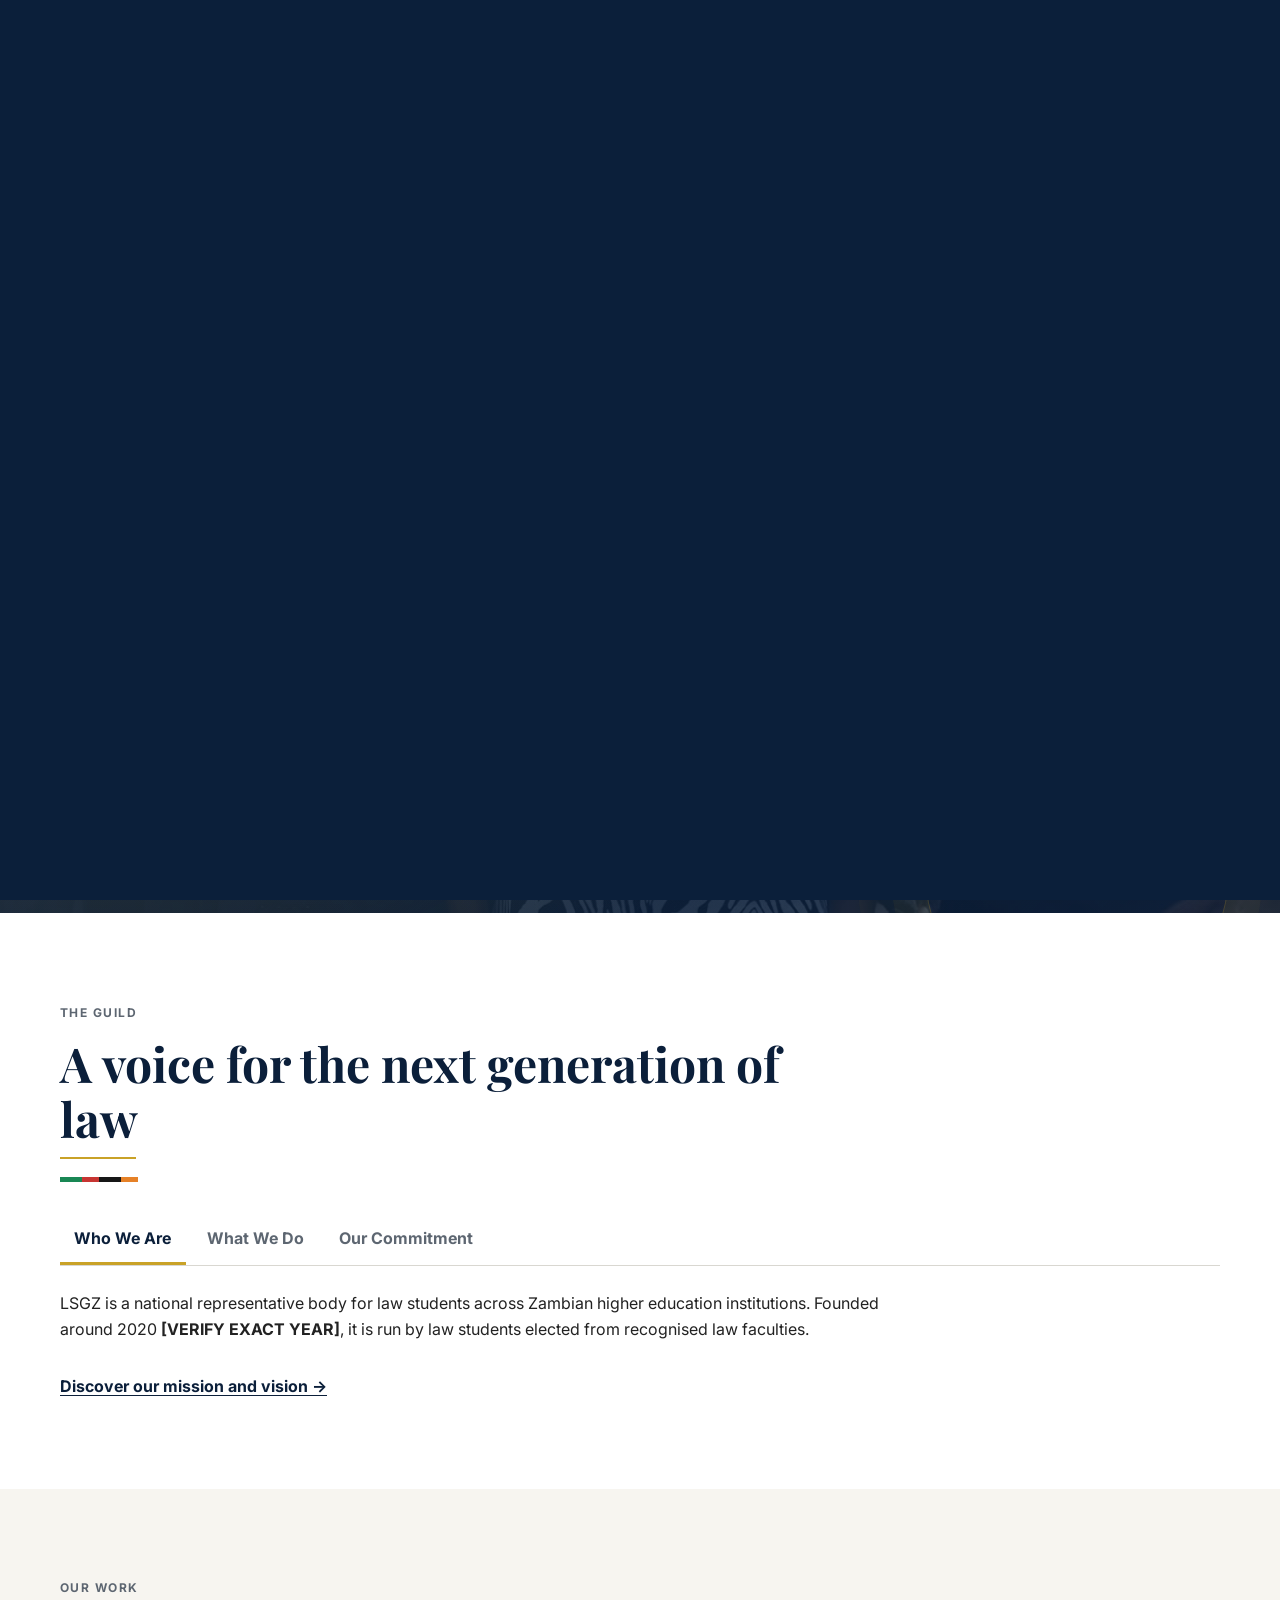
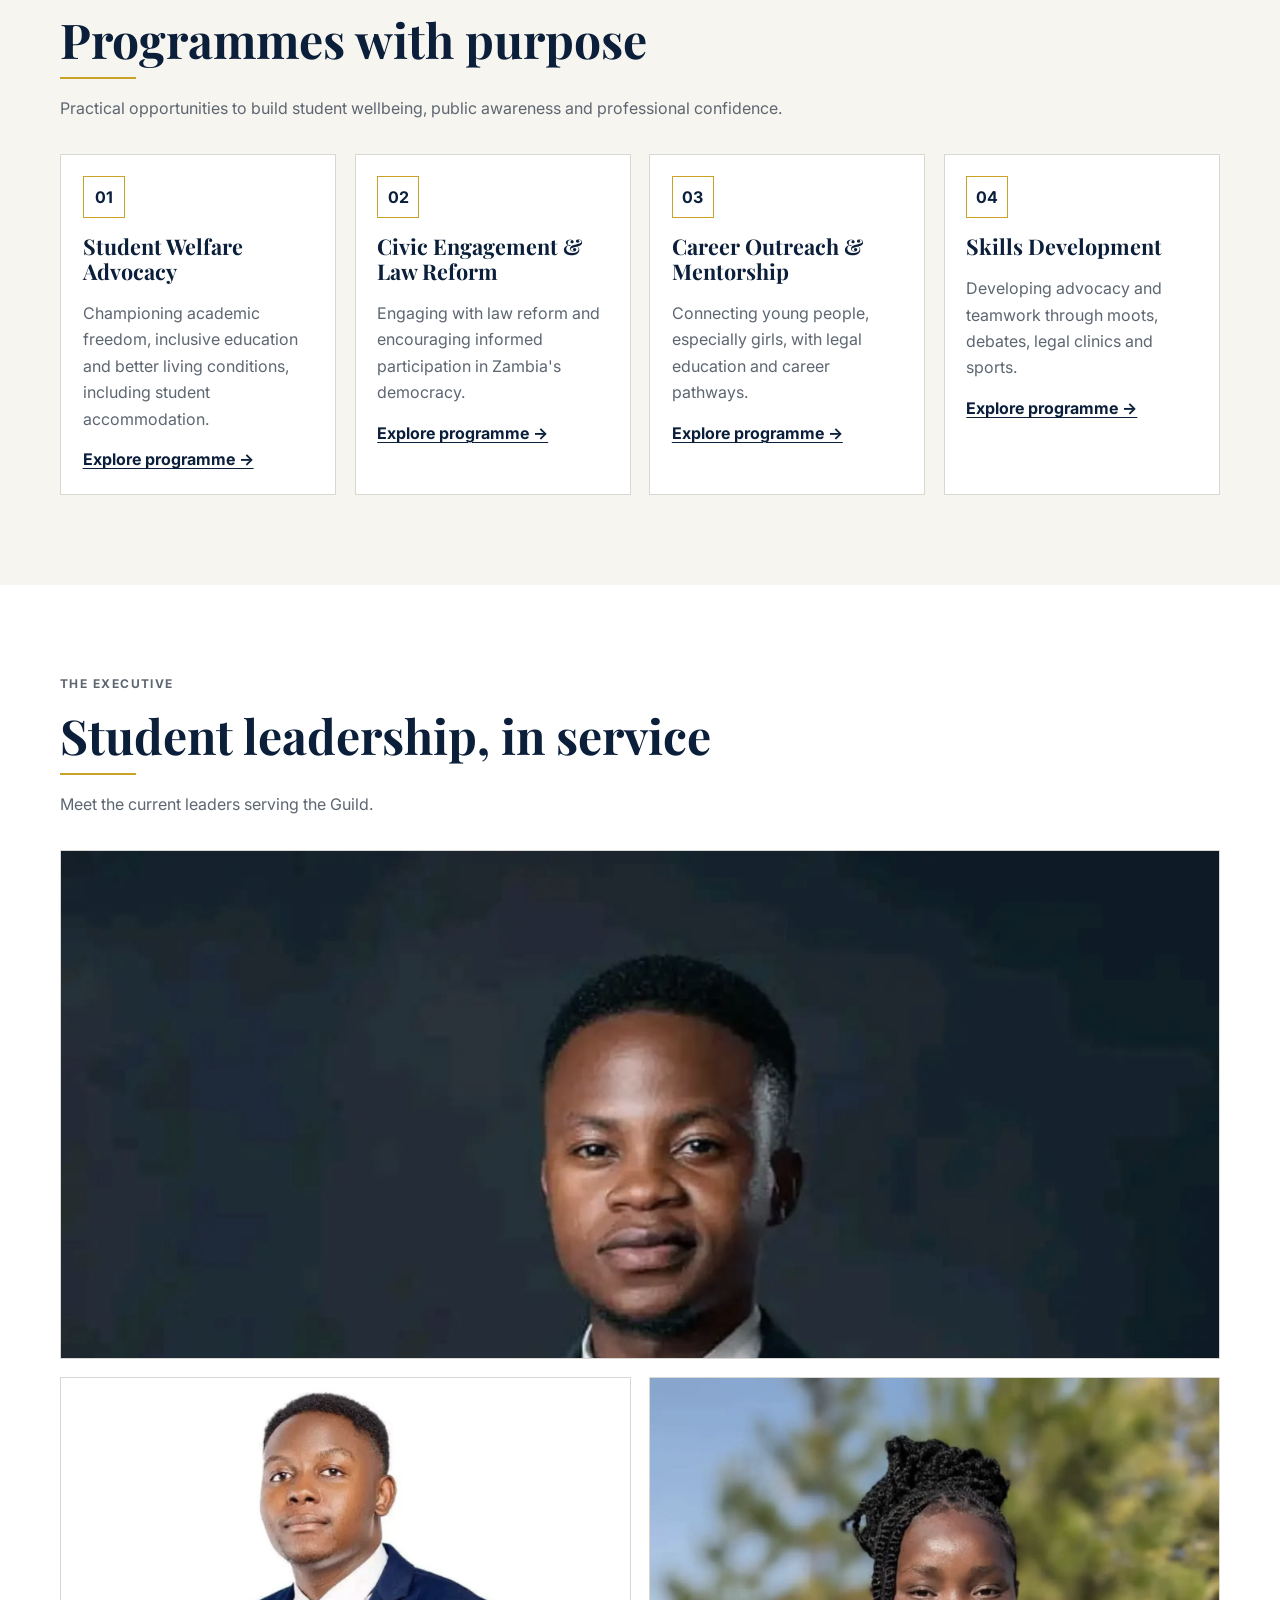
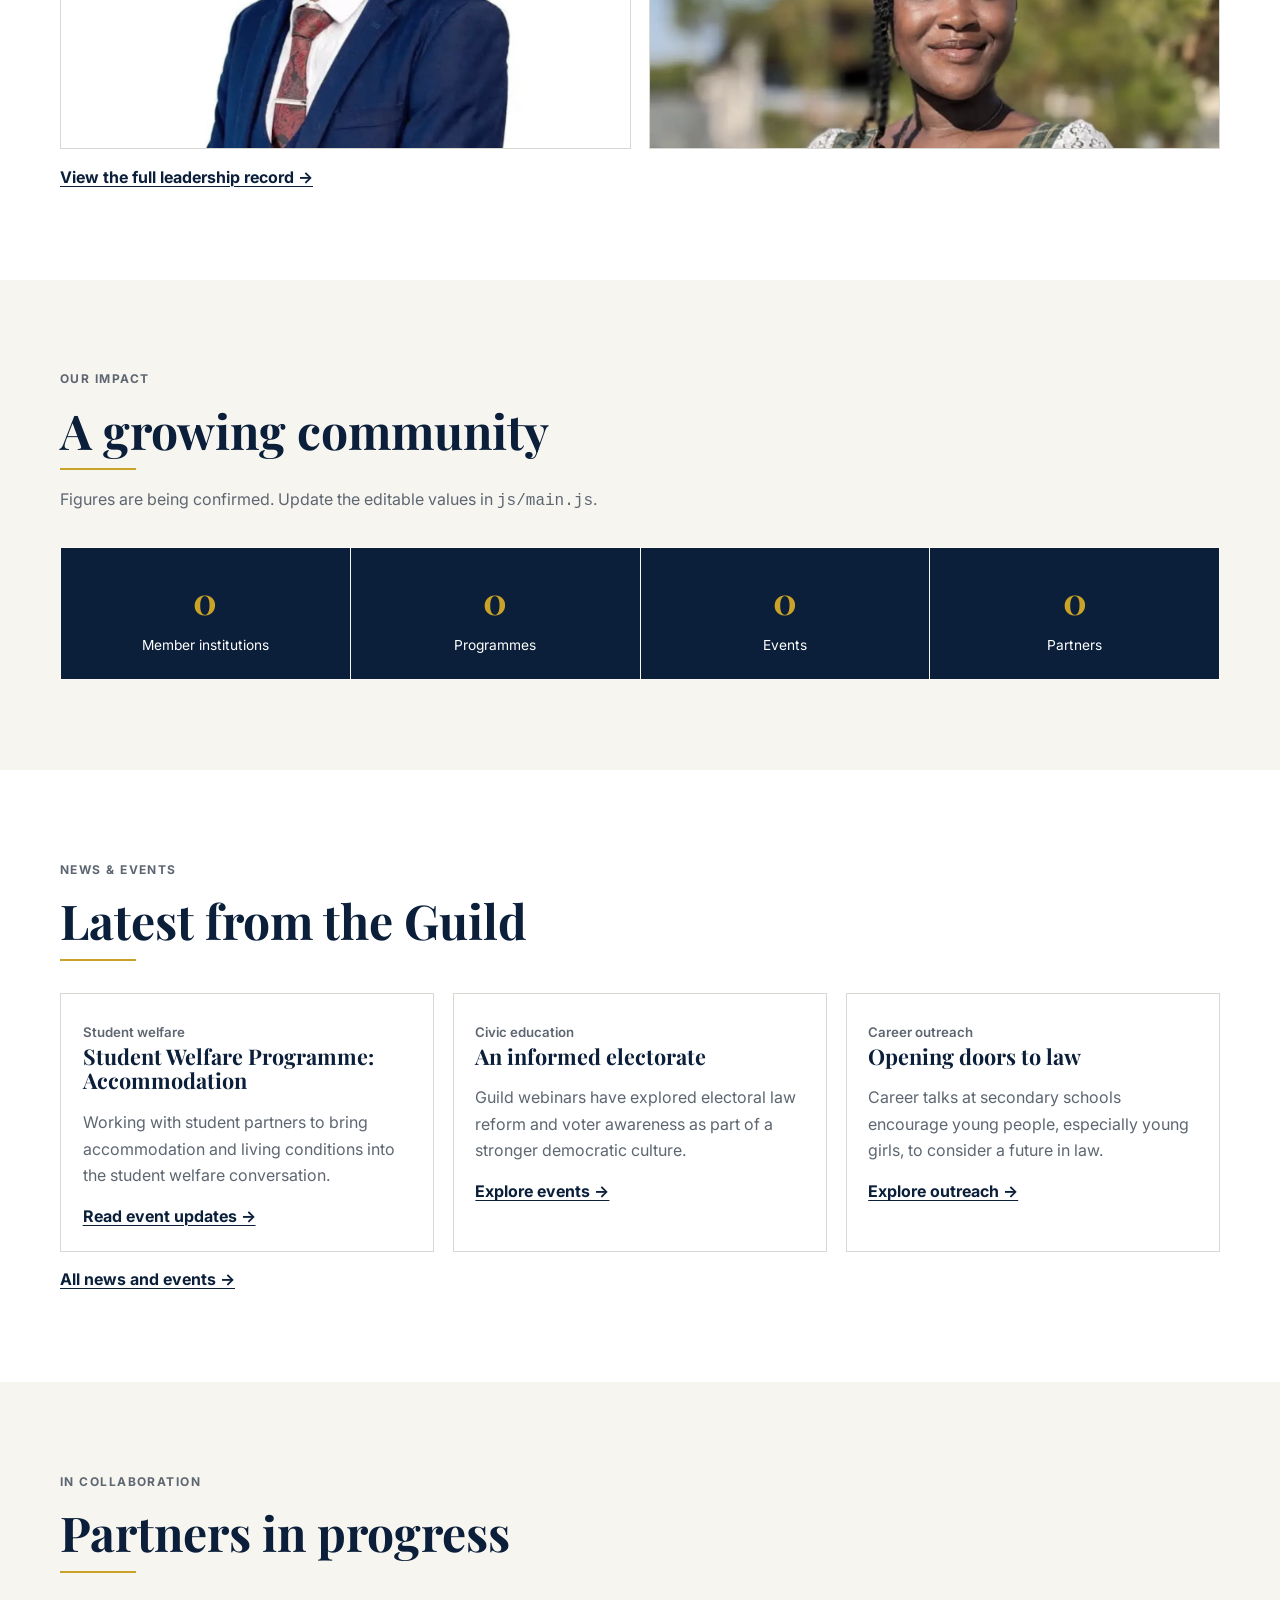
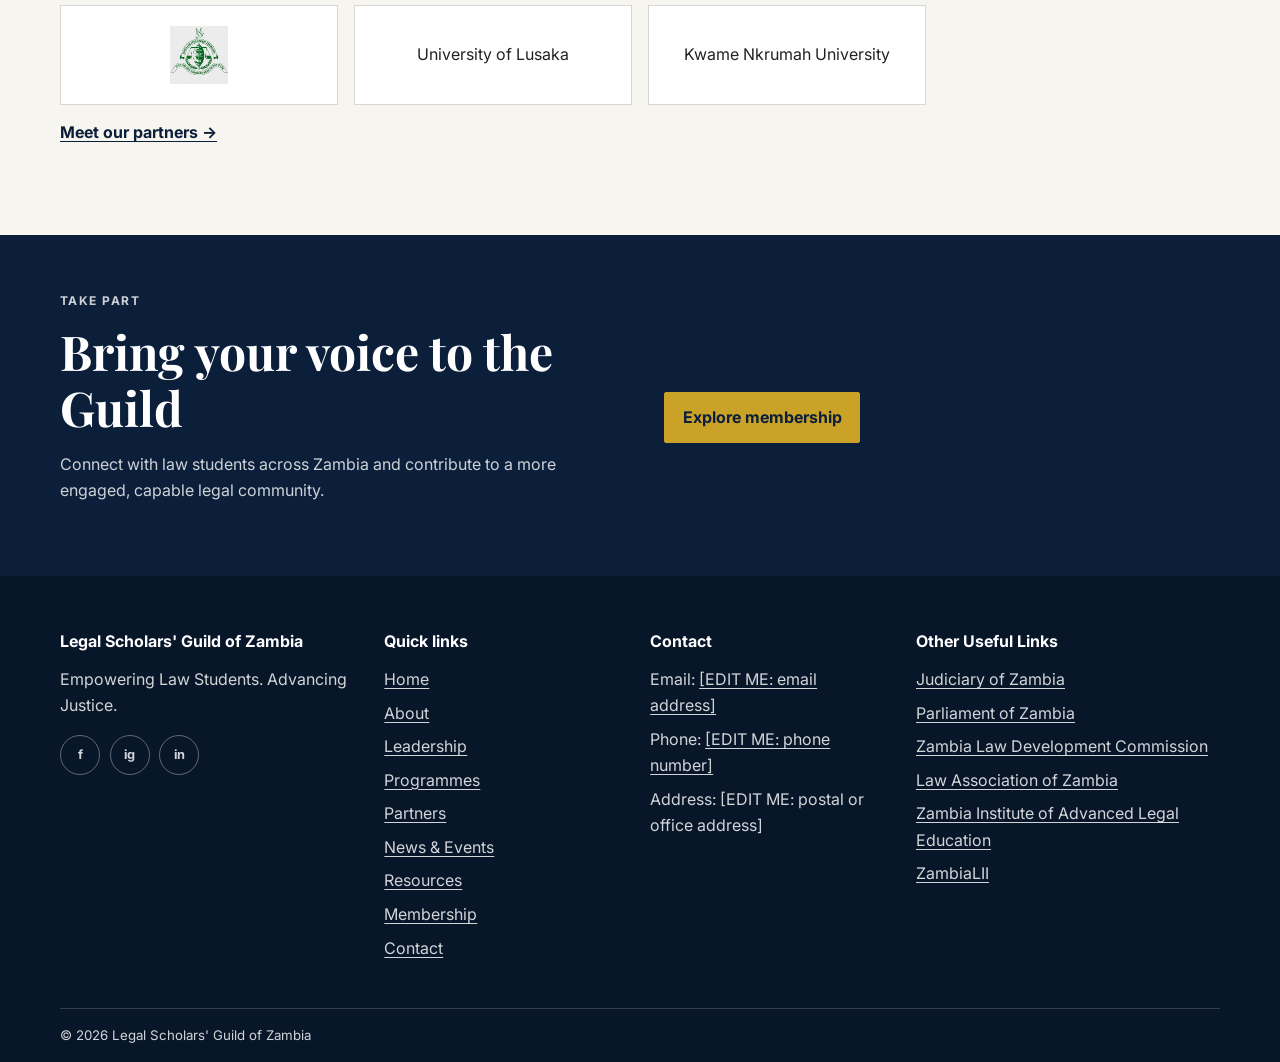
<file: legal-scholars-guild-zambia/index.html>
<!doctype html>
<html lang="en">
<head>
  <meta charset="utf-8">
  <meta name="viewport" content="width=device-width, initial-scale=1">
  <title>Legal Scholars' Guild of Zambia | Empowering Law Students</title>
  <meta name="description" content="The Legal Scholars' Guild of Zambia connects, develops and represents law students across the country's higher education institutions.">
  <meta property="og:title" content="Legal Scholars' Guild of Zambia">
  <meta property="og:description" content="Empowering Law Students. Advancing Justice.">
  <meta property="og:type" content="website">
  <meta property="og:image" content="images/hero/hero%201.jpg">
  <link rel="icon" href="images/logo/logo%201.jpg">
  <link rel="preload" as="image" href="images/logo/logo%201.jpg">
  <link rel="preload" as="image" href="images/hero/hero%201.jpg">
  <link rel="stylesheet" href="css/style.css">
  <link rel="stylesheet" href="css/responsive.css">
  <link rel="stylesheet" href="css/animations.css">
  <style>.site-preloader{position:fixed;z-index:1000;inset:0;display:grid;place-items:center;overflow:hidden;background:#0B1F3A;color:#fff}.site-preloader[hidden]{display:none}.preloader-panel{position:absolute;inset:0 0 50%;background:#0B1F3A}.preloader-panel.panel-bottom{inset:50% 0 0}.preloader-content{position:relative;z-index:1;width:min(440px,calc(100% - 3rem));text-align:center}</style>
  <script src="js/preloader.js" defer></script>
  <script src="js/main.js" defer></script>
  <script src="js/animations.js" defer></script>
</head>
<body>
  <a class="skip-link" href="#main-content">Skip to content</a>
  <div class="site-preloader" id="site-preloader" aria-hidden="true"><div class="preloader-panel panel-top"></div><div class="preloader-panel panel-bottom"></div><div class="preloader-content"><svg class="preloader-mark" viewBox="0 0 100 100" aria-hidden="true"><path d="M50 12v64M30 78h40M23 32h54M50 20l-5 8h10zM30 32 17 58h26L30 32zm40 0L57 58h26L70 32zM17 58c2 9 22 9 26 0m14 0c2 9 22 9 26 0"/><circle cx="50" cy="15" r="3"/></svg><p class="preloader-title"></p><p class="preloader-tagline">Empowering Law Students. Advancing Justice.</p><div class="preloader-meter"><span class="preloader-track"><span class="preloader-fill"></span></span><span class="preloader-percent">0%</span></div></div></div>
  <div class="page-curtain" aria-hidden="true"></div>
  <div id="site-header"></div>
  <main id="main-content">
    <section class="page-hero hero-home">
      <div class="container">
        <p class="eyebrow">A national representative body for law students</p>
        <h1>Empowering Law Students. Advancing Justice.</h1>
        <div class="flag-rule" aria-hidden="true"><span></span><span></span><span></span><span></span></div>
        <p>Building a connected, confident and service-minded community of future legal professionals across Zambia.</p>
        <div class="button-row"><a class="button" href="membership.html">Join the Guild</a><a class="button button-outline" href="leadership.html">Meet Our Leaders</a></div>
        <a class="hero-scroll-cue" href="#guild-intro-title" aria-label="Scroll to learn about the Guild"><span aria-hidden="true"></span> Scroll to discover</a>
      </div>
    </section>

    <section class="section section-white" aria-labelledby="guild-intro-title">
      <div class="container">
        <div class="section-heading"><p class="eyebrow">The Guild</p><h2 id="guild-intro-title">A voice for the next generation of law</h2><div class="flag-rule" aria-hidden="true"><span></span><span></span><span></span><span></span></div></div>
        <div class="tabs" role="tablist" aria-label="About the Guild">
          <button class="tab-button" id="who-tab" role="tab" aria-selected="true" aria-controls="who-panel">Who We Are</button>
          <button class="tab-button" id="what-tab" role="tab" aria-selected="false" aria-controls="what-panel" tabindex="-1">What We Do</button>
          <button class="tab-button" id="commitment-tab" role="tab" aria-selected="false" aria-controls="commitment-panel" tabindex="-1">Our Commitment</button>
        </div>
        <div class="tab-panel" id="who-panel" role="tabpanel" aria-labelledby="who-tab"><p>LSGZ is a national representative body for law students across Zambian higher education institutions. Founded around 2020 <strong>[VERIFY EXACT YEAR]</strong>, it is run by law students elected from recognised law faculties.</p></div>
        <div class="tab-panel" id="what-panel" role="tabpanel" aria-labelledby="what-tab" hidden><p>We connect students with the legal and civic community through student welfare advocacy, civic education, law reform engagement, career mentorship, moot courts, debates, legal clinics and sports.</p></div>
        <div class="tab-panel" id="commitment-panel" role="tabpanel" aria-labelledby="commitment-tab" hidden><p>We work for a fair, inclusive and supportive environment for law students, while encouraging principled leadership, academic freedom and meaningful public service.</p></div>
        <a class="link-arrow" href="about.html">Discover our mission and vision →</a>
      </div>
    </section>

    <section class="section" aria-labelledby="programmes-title">
      <div class="container"><div class="section-heading"><p class="eyebrow">Our work</p><h2 id="programmes-title">Programmes with purpose</h2><p>Practical opportunities to build student wellbeing, public awareness and professional confidence.</p></div>
        <div class="grid grid-4">
          <article class="content-card reveal"><div class="card-mark" aria-hidden="true">01</div><h3>Student Welfare Advocacy</h3><p>Championing academic freedom, inclusive education and better living conditions, including student accommodation.</p><a class="link-arrow" href="programmes.html#welfare">Explore programme →</a></article>
          <article class="content-card reveal"><div class="card-mark" aria-hidden="true">02</div><h3>Civic Engagement &amp; Law Reform</h3><p>Engaging with law reform and encouraging informed participation in Zambia's democracy.</p><a class="link-arrow" href="programmes.html#civic">Explore programme →</a></article>
          <article class="content-card reveal"><div class="card-mark" aria-hidden="true">03</div><h3>Career Outreach &amp; Mentorship</h3><p>Connecting young people, especially girls, with legal education and career pathways.</p><a class="link-arrow" href="programmes.html#outreach">Explore programme →</a></article>
          <article class="content-card reveal"><div class="card-mark" aria-hidden="true">04</div><h3>Skills Development</h3><p>Developing advocacy and teamwork through moots, debates, legal clinics and sports.</p><a class="link-arrow" href="programmes.html#skills">Explore programme →</a></article>
        </div>
      </div>
    </section>

    <section class="section section-white" aria-labelledby="executive-title">
      <div class="container"><div class="section-heading"><p class="eyebrow">The executive</p><h2 id="executive-title">Student leadership, in service</h2><p>Meet the current leaders serving the Guild.</p></div>
        <div class="grid grid-2 home-executive-grid" id="home-executive"><p class="empty-state">Loading executive profiles…</p></div>
        <a class="link-arrow" href="leadership.html">View the full leadership record →</a>
      </div>
    </section>

    <section class="section" aria-labelledby="impact-title"><div class="container"><div class="section-heading"><p class="eyebrow">Our impact</p><h2 id="impact-title">A growing community</h2><p>Figures are being confirmed. Update the editable values in <code>js/main.js</code>.</p></div>
      <div class="stat-grid"><div class="stat"><strong data-count="institutions">0</strong><span>Member institutions</span></div><div class="stat"><strong data-count="programmes">0</strong><span>Programmes</span></div><div class="stat"><strong data-count="events">0</strong><span>Events</span></div><div class="stat"><strong data-count="partners">0</strong><span>Partners</span></div></div>
    </div></section>

    <section class="section section-white" aria-labelledby="news-title"><div class="container"><div class="section-heading"><p class="eyebrow">News &amp; events</p><h2 id="news-title">Latest from the Guild</h2></div>
      <div class="grid grid-3">
        <article class="content-card reveal"><p class="news-date">Student welfare</p><h3>Student Welfare Programme: Accommodation</h3><p>Working with student partners to bring accommodation and living conditions into the student welfare conversation.</p><a class="link-arrow" href="events.html">Read event updates →</a></article>
        <article class="content-card reveal"><p class="news-date">Civic education</p><h3>An informed electorate</h3><p>Guild webinars have explored electoral law reform and voter awareness as part of a stronger democratic culture.</p><a class="link-arrow" href="events.html">Explore events →</a></article>
        <article class="content-card reveal"><p class="news-date">Career outreach</p><h3>Opening doors to law</h3><p>Career talks at secondary schools encourage young people, especially young girls, to consider a future in law.</p><a class="link-arrow" href="programmes.html#outreach">Explore outreach →</a></article>
      </div><a class="link-arrow" href="events.html">All news and events →</a>
    </div></section>

    <section class="section" aria-labelledby="partners-title"><div class="container"><div class="section-heading"><p class="eyebrow">In collaboration</p><h2 id="partners-title">Partners in progress</h2></div><div class="logo-strip" id="home-partners"><p class="empty-state">Loading partner organisations…</p></div><a class="link-arrow" href="partners.html">Meet our partners →</a></div></section>
    <section class="cta-band"><div class="container split"><div><p class="eyebrow">Take part</p><h2>Bring your voice to the Guild</h2><p>Connect with law students across Zambia and contribute to a more engaged, capable legal community.</p></div><div class="button-row"><a class="button" href="membership.html">Explore membership</a></div></div></section>
  </main>
  <div id="site-footer"></div>
</body>
</html>
</file>
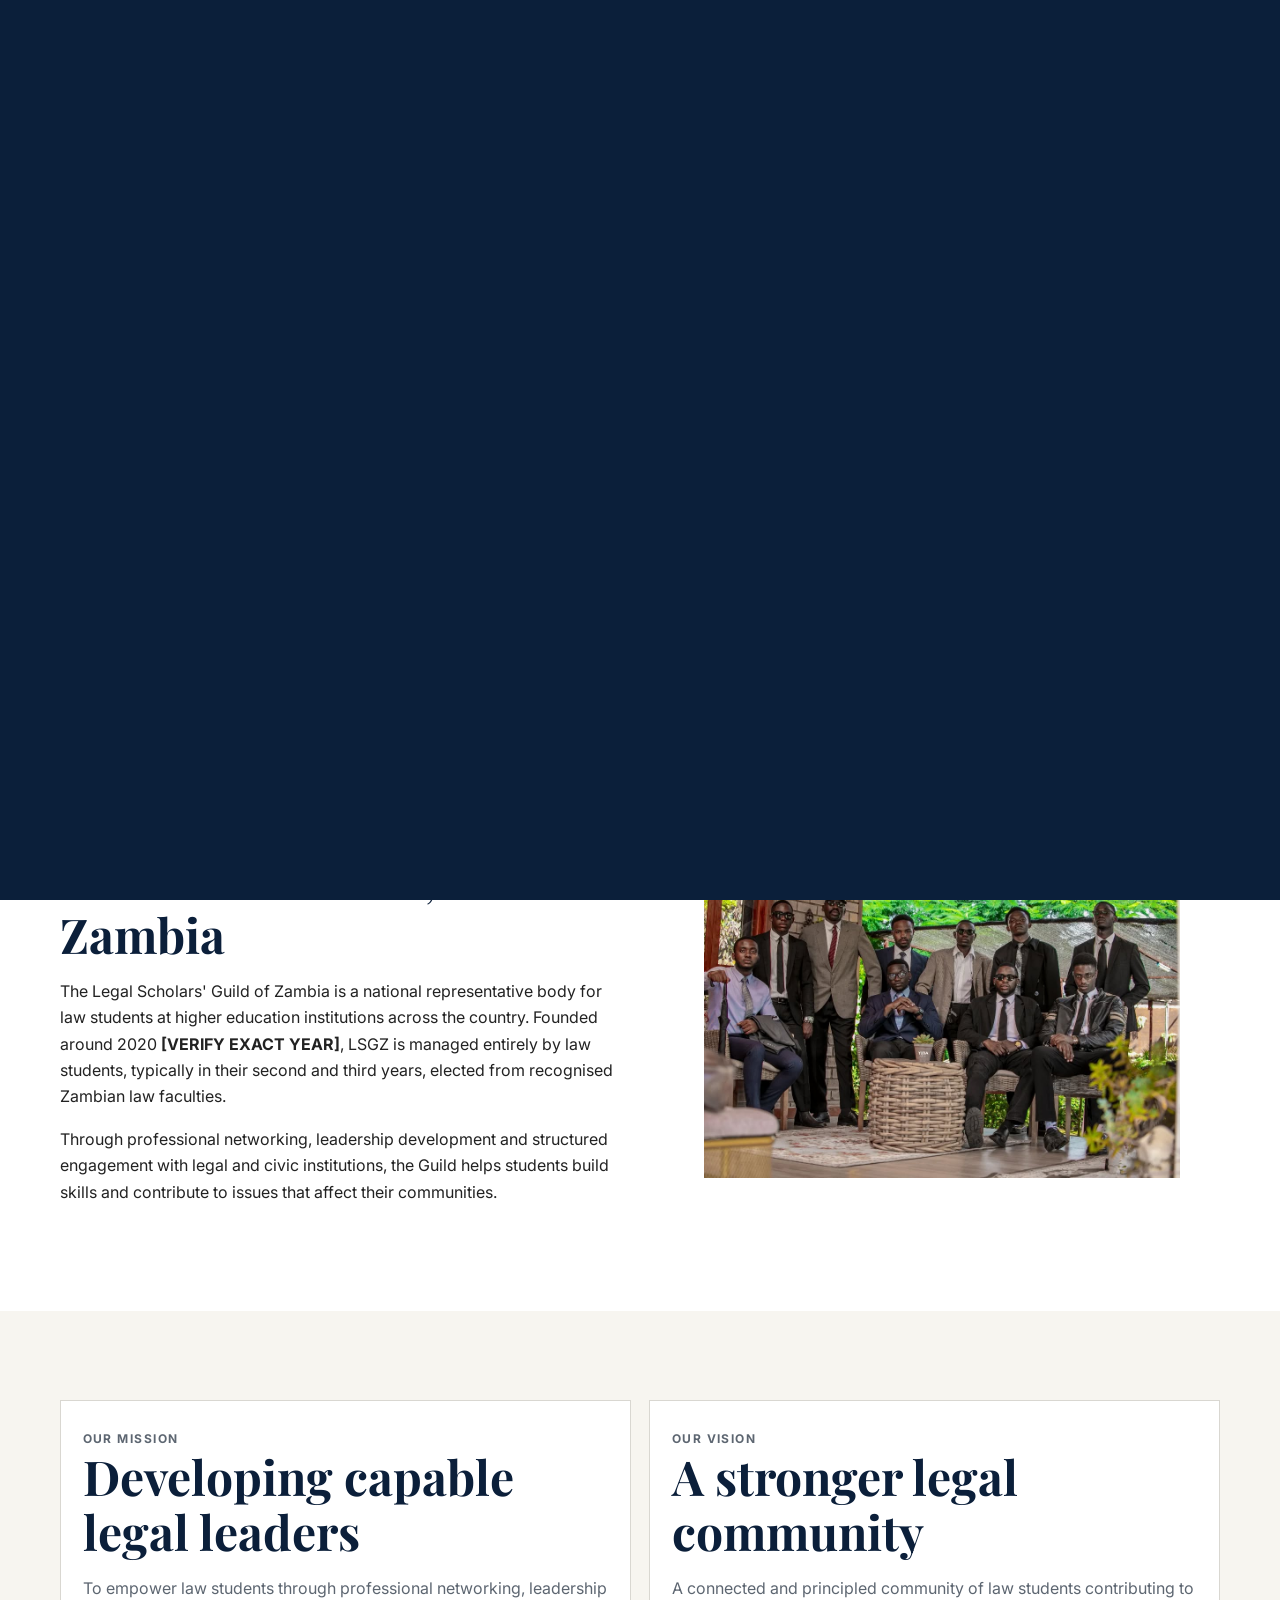
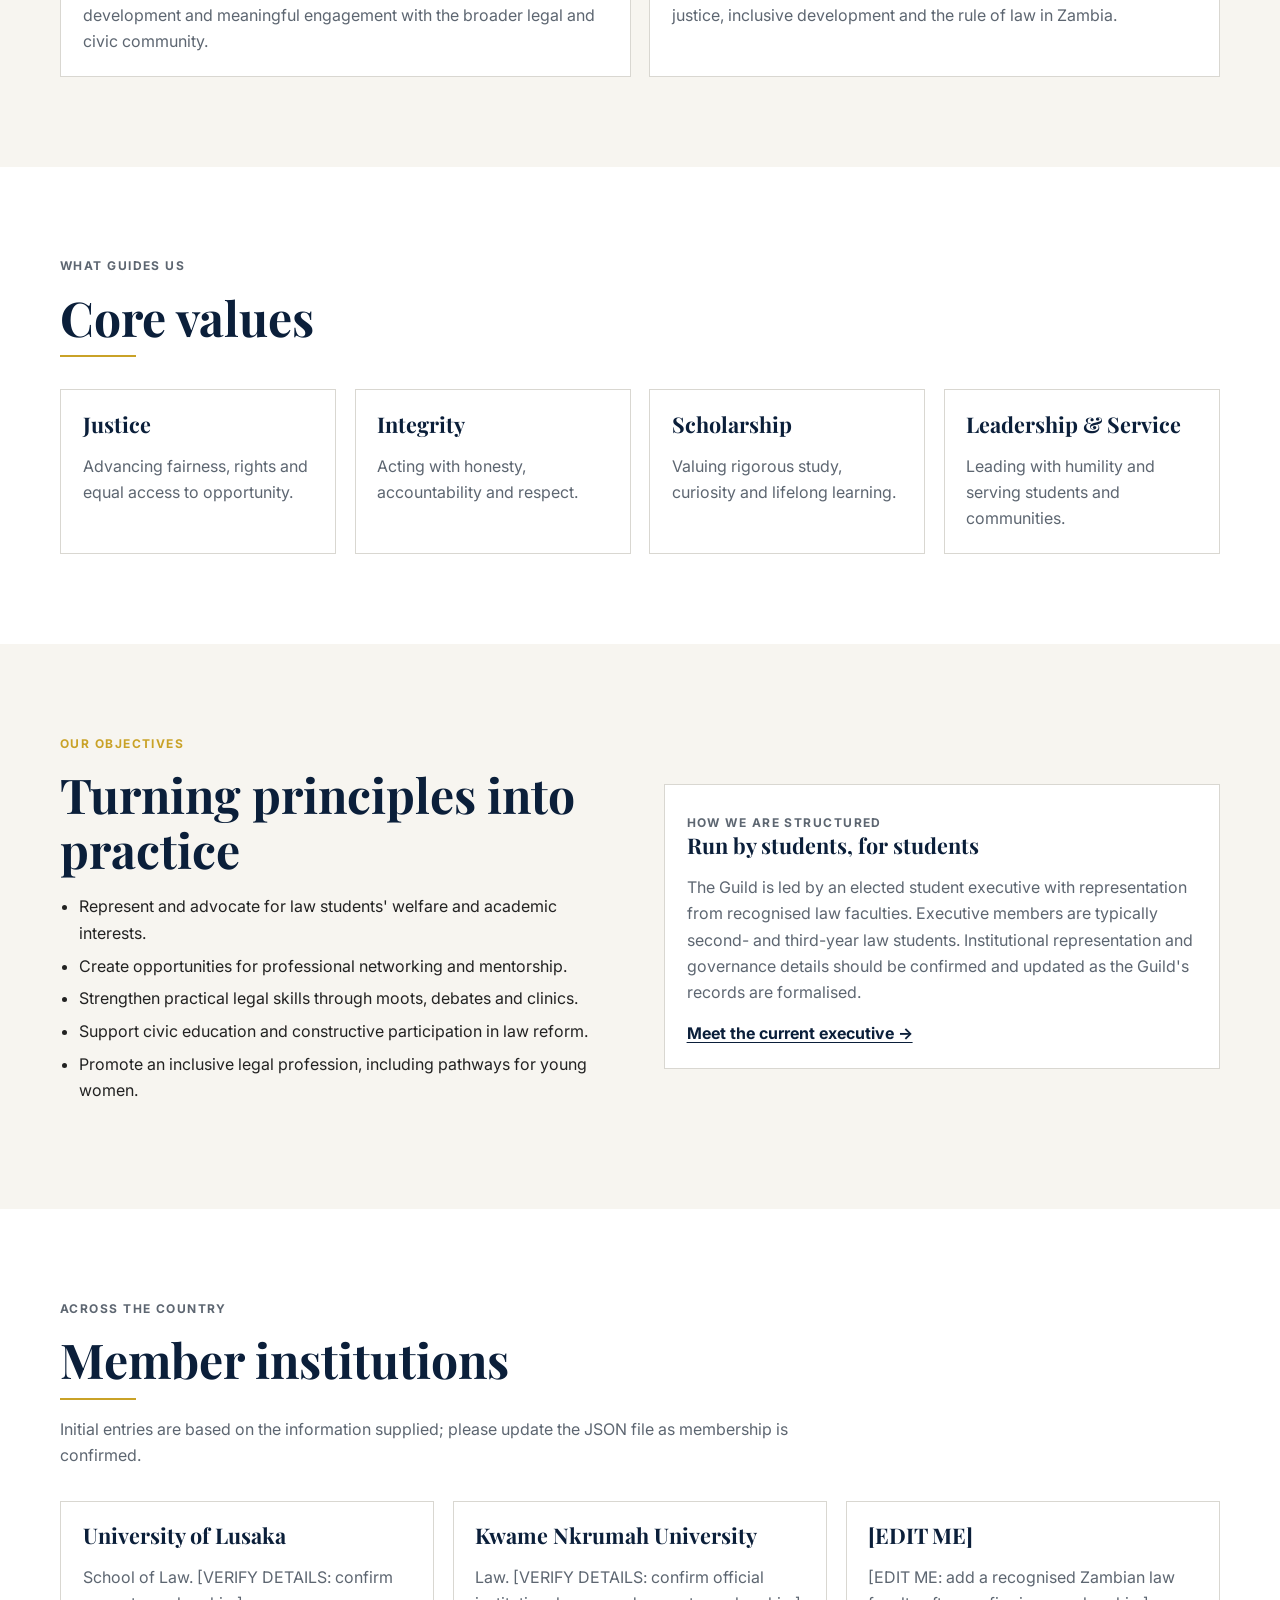
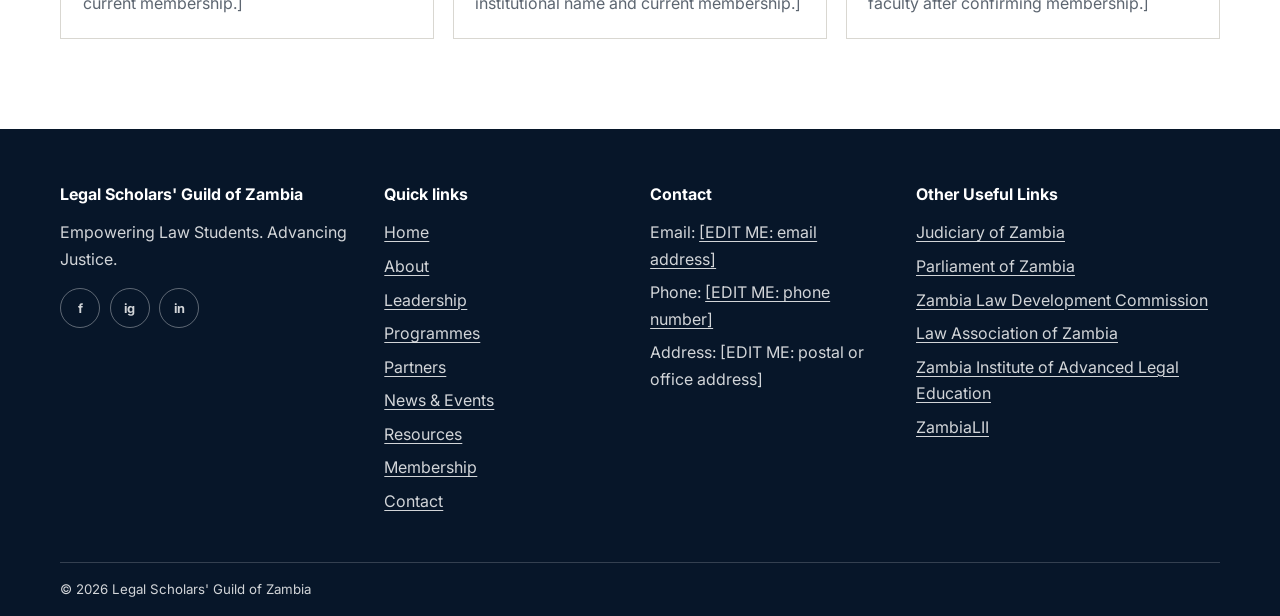
<file: legal-scholars-guild-zambia/about.html>
<!doctype html>
<html lang="en">
<head>
  <meta charset="utf-8"><meta name="viewport" content="width=device-width, initial-scale=1">
  <title>About the Guild | Legal Scholars' Guild of Zambia</title>
  <meta name="description" content="Learn about the Legal Scholars' Guild of Zambia, its mission, vision, values, objectives and member institutions.">
  <meta property="og:title" content="About the Guild | LSGZ"><meta property="og:description" content="Our mission, vision and student-led structure."><meta property="og:type" content="website"><meta property="og:image" content="images/hero/hero%202.jpg">
  <link rel="icon" href="images/logo/logo%201.jpg"><link rel="preload" as="image" href="images/logo/logo%201.jpg"><link rel="preload" as="image" href="images/hero/hero%202.jpg"><link rel="stylesheet" href="css/style.css"><link rel="stylesheet" href="css/responsive.css"><link rel="stylesheet" href="css/animations.css"><style>.site-preloader{position:fixed;z-index:1000;inset:0;display:grid;place-items:center;overflow:hidden;background:#0B1F3A;color:#fff}.site-preloader[hidden]{display:none}.preloader-panel{position:absolute;inset:0 0 50%;background:#0B1F3A}.preloader-panel.panel-bottom{inset:50% 0 0}.preloader-content{position:relative;z-index:1;width:min(440px,calc(100% - 3rem));text-align:center}</style><script src="js/preloader.js" defer></script><script src="js/main.js" defer></script><script src="js/animations.js" defer></script>
</head>
<body><a class="skip-link" href="#main-content">Skip to content</a><div class="site-preloader" id="site-preloader" aria-hidden="true"><div class="preloader-panel panel-top"></div><div class="preloader-panel panel-bottom"></div><div class="preloader-content"><svg class="preloader-mark" viewBox="0 0 100 100" aria-hidden="true"><path d="M50 12v64M30 78h40M23 32h54M50 20l-5 8h10zM30 32 17 58h26L30 32zm40 0L57 58h26L70 32zM17 58c2 9 22 9 26 0m14 0c2 9 22 9 26 0"/><circle cx="50" cy="15" r="3"/></svg><p class="preloader-title"></p><p class="preloader-tagline">Empowering Law Students. Advancing Justice.</p><div class="preloader-meter"><span class="preloader-track"><span class="preloader-fill"></span></span><span class="preloader-percent">0%</span></div></div></div><div class="page-curtain" aria-hidden="true"></div><div id="site-header"></div>
<main id="main-content">
  <section class="page-hero hero-about"><div class="container"><p class="eyebrow">About LSGZ</p><h1>A national voice, rooted in student leadership</h1><p>We bring law students together to learn, lead and contribute to Zambia's legal and civic life.</p></div></section>
  <section class="section section-white" id="background"><div class="container split"><div><p class="eyebrow">Our background</p><h2>For law students, across Zambia</h2><p>The Legal Scholars' Guild of Zambia is a national representative body for law students at higher education institutions across the country. Founded around 2020 <strong>[VERIFY EXACT YEAR]</strong>, LSGZ is managed entirely by law students, typically in their second and third years, elected from recognised Zambian law faculties.</p><p>Through professional networking, leadership development and structured engagement with legal and civic institutions, the Guild helps students build skills and contribute to issues that affect their communities.</p></div><figure class="image-frame"><img src="images/hero/hero%202.jpg" alt="Law students and community members at a Guild activity"></figure></div></section>
  <section class="section" id="mission"><div class="container"><div class="grid grid-2"><article class="content-card"><p class="eyebrow">Our mission</p><h2>Developing capable legal leaders</h2><p>To empower law students through professional networking, leadership development and meaningful engagement with the broader legal and civic community.</p></article><article class="content-card"><p class="eyebrow">Our vision</p><h2>A stronger legal community</h2><p>A connected and principled community of law students contributing to justice, inclusive development and the rule of law in Zambia.</p></article></div></div></section>
  <section class="section section-white"><div class="container"><div class="section-heading"><p class="eyebrow">What guides us</p><h2>Core values</h2></div><div class="grid grid-4"><article class="content-card"><h3>Justice</h3><p>Advancing fairness, rights and equal access to opportunity.</p></article><article class="content-card"><h3>Integrity</h3><p>Acting with honesty, accountability and respect.</p></article><article class="content-card"><h3>Scholarship</h3><p>Valuing rigorous study, curiosity and lifelong learning.</p></article><article class="content-card"><h3>Leadership &amp; Service</h3><p>Leading with humility and serving students and communities.</p></article></div></div></section>
  <section class="section"><div class="container split"><div><p class="eyebrow">Our objectives</p><h2>Turning principles into practice</h2><ul class="text-list"><li>Represent and advocate for law students' welfare and academic interests.</li><li>Create opportunities for professional networking and mentorship.</li><li>Strengthen practical legal skills through moots, debates and clinics.</li><li>Support civic education and constructive participation in law reform.</li><li>Promote an inclusive legal profession, including pathways for young women.</li></ul></div><div class="content-card"><p class="eyebrow">How we are structured</p><h3>Run by students, for students</h3><p>The Guild is led by an elected student executive with representation from recognised law faculties. Executive members are typically second- and third-year law students. Institutional representation and governance details should be confirmed and updated as the Guild's records are formalised.</p><a class="link-arrow" href="leadership.html">Meet the current executive →</a></div></div></section>
  <section class="section section-white"><div class="container"><div class="section-heading"><p class="eyebrow">Across the country</p><h2>Member institutions</h2><p>Initial entries are based on the information supplied; please update the JSON file as membership is confirmed.</p></div><div class="grid grid-3" id="member-institutions"><p class="empty-state">Loading member institutions…</p></div></div></section>
</main><div id="site-footer"></div></body></html>
</file>
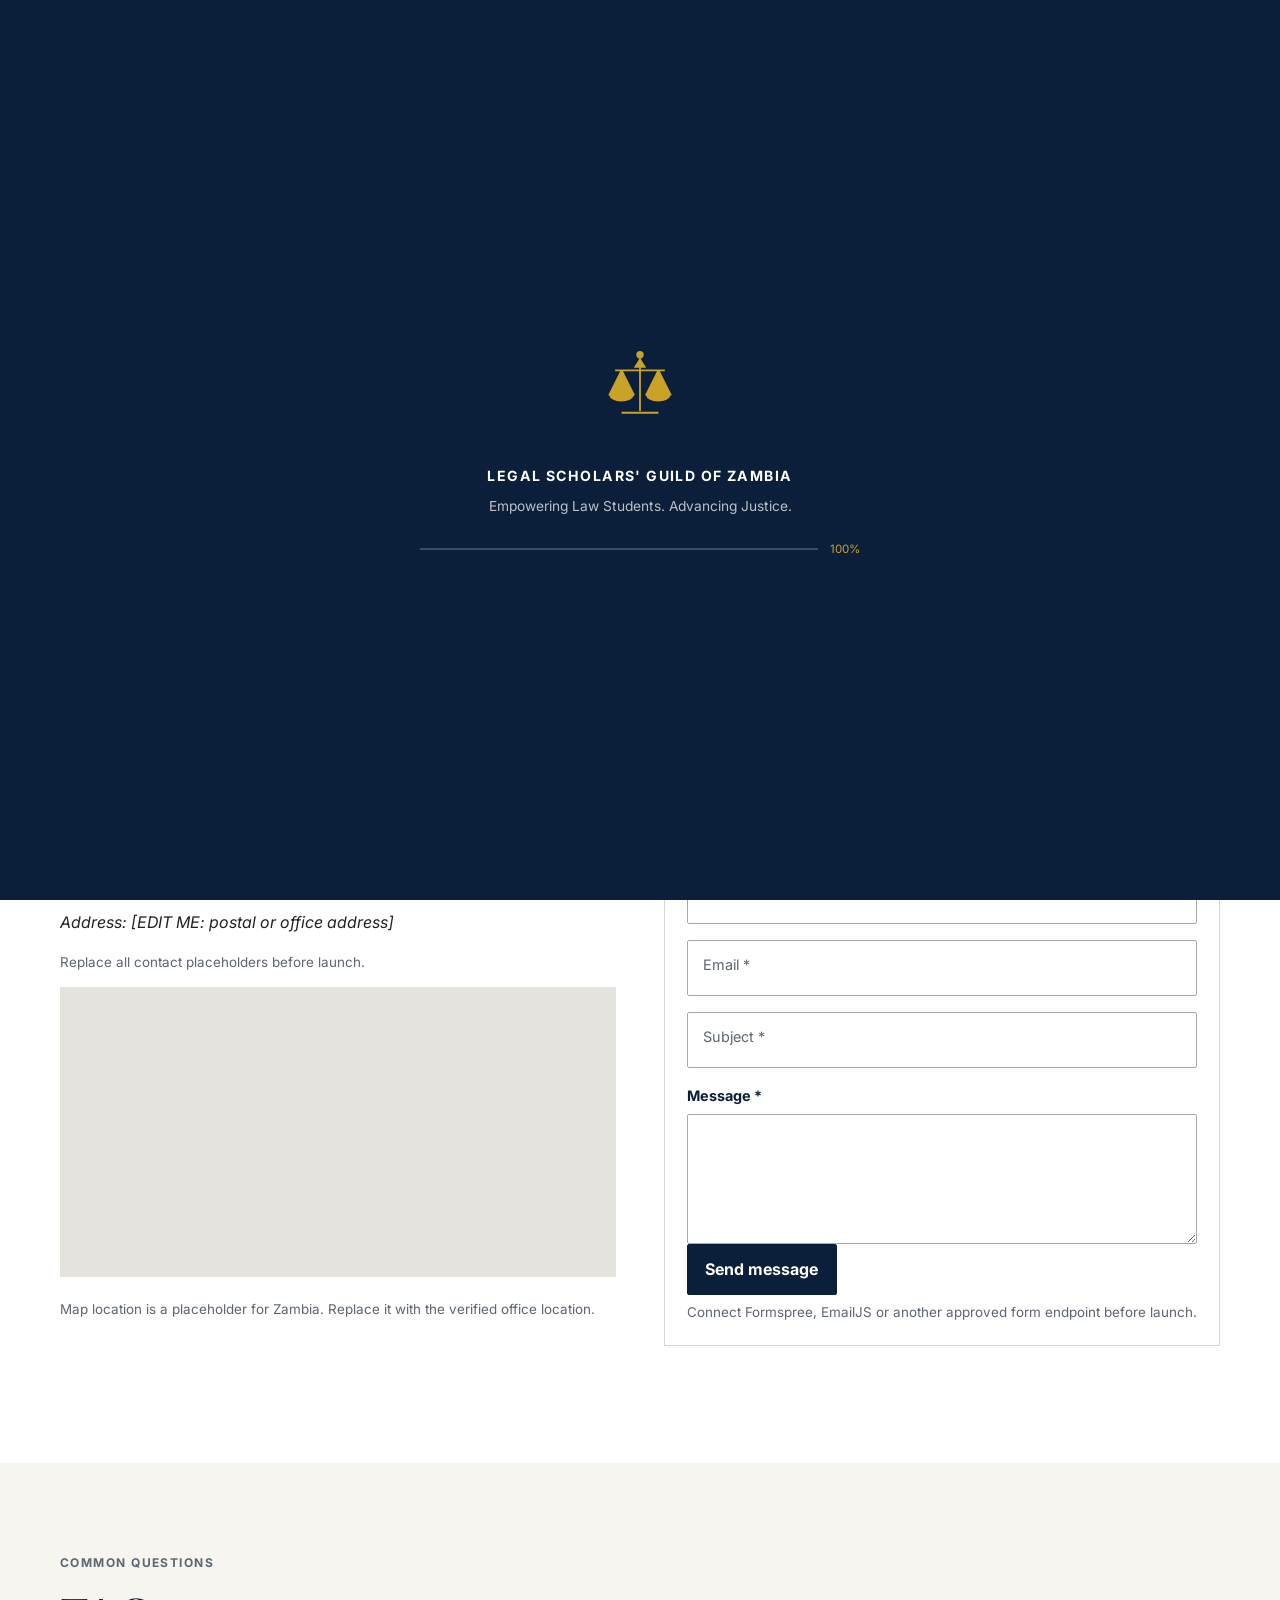
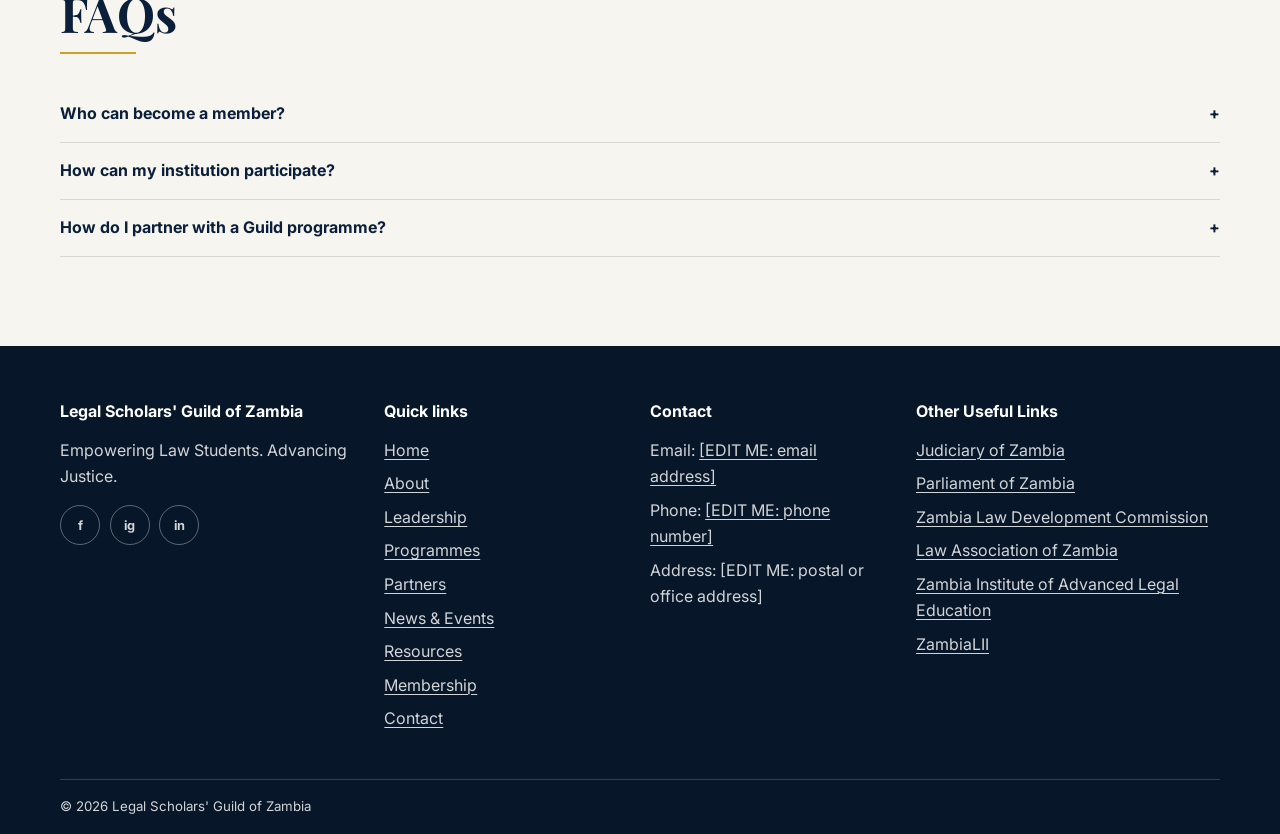
<file: legal-scholars-guild-zambia/contact.html>
<!doctype html>
<html lang="en">
<head>
  <meta charset="utf-8"><meta name="viewport" content="width=device-width, initial-scale=1">
  <title>Contact | Legal Scholars' Guild of Zambia</title><meta name="description" content="Contact the Legal Scholars' Guild of Zambia and find answers to common questions.">
  <meta property="og:title" content="Contact | LSGZ"><meta property="og:description" content="Get in touch with the student leadership of LSGZ."><meta property="og:type" content="website"><meta property="og:image" content="images/hero/hero%205.jpg">
  <link rel="icon" href="images/logo/logo%201.jpg"><link rel="preload" as="image" href="images/logo/logo%201.jpg"><link rel="preload" as="image" href="images/hero/hero%205.jpg"><link rel="stylesheet" href="css/style.css"><link rel="stylesheet" href="css/responsive.css"><link rel="stylesheet" href="css/animations.css"><style>.site-preloader{position:fixed;z-index:1000;inset:0;display:grid;place-items:center;overflow:hidden;background:#0B1F3A;color:#fff}.site-preloader[hidden]{display:none}.preloader-panel{position:absolute;inset:0 0 50%;background:#0B1F3A}.preloader-panel.panel-bottom{inset:50% 0 0}.preloader-content{position:relative;z-index:1;width:min(440px,calc(100% - 3rem));text-align:center}</style><script src="js/preloader.js" defer></script><script src="js/main.js" defer></script><script src="js/animations.js" defer></script><script src="js/forms.js" defer></script>
</head>
<body><a class="skip-link" href="#main-content">Skip to content</a><div class="site-preloader" id="site-preloader" aria-hidden="true"><div class="preloader-panel panel-top"></div><div class="preloader-panel panel-bottom"></div><div class="preloader-content"><svg class="preloader-mark" viewBox="0 0 100 100" aria-hidden="true"><path d="M50 12v64M30 78h40M23 32h54M50 20l-5 8h10zM30 32 17 58h26L30 32zm40 0L57 58h26L70 32zM17 58c2 9 22 9 26 0m14 0c2 9 22 9 26 0"/><circle cx="50" cy="15" r="3"/></svg><p class="preloader-title"></p><p class="preloader-tagline">Empowering Law Students. Advancing Justice.</p><div class="preloader-meter"><span class="preloader-track"><span class="preloader-fill"></span></span><span class="preloader-percent">0%</span></div></div></div><div class="page-curtain" aria-hidden="true"></div><div id="site-header"></div>
<main id="main-content">
  <section class="page-hero hero-contact"><div class="container"><p class="eyebrow">Contact</p><h1>Start a conversation with the Guild</h1><p>For membership, partnerships, programme enquiries or student representation, use the form or confirmed Guild contact channels.</p></div></section>
  <section class="section section-white"><div class="container split"><div><p class="eyebrow">Contact details</p><h2>Reach the executive</h2><address><p>Email: <a href="mailto:[EDIT-ME-EMAIL]">[EDIT ME: email address]</a></p><p>Phone: <a href="tel:[EDIT-ME-PHONE]">[EDIT ME: phone number]</a></p><p>Address: [EDIT ME: postal or office address]</p></address><p class="inline-note">Replace all contact placeholders before launch.</p><iframe class="map-frame" title="Map placeholder for the Guild's confirmed office address" src="https://maps.google.com/maps?q=Zambia&amp;output=embed" loading="lazy" referrerpolicy="no-referrer-when-downgrade"></iframe><p class="inline-note">Map location is a placeholder for Zambia. Replace it with the verified office location.</p><div class="footer-social" aria-label="Social media"><a class="social-link" href="https://www.facebook.com/p/Legal-Scholars-Guild-of-Zambia-61570412825701/" aria-label="Facebook">f</a><a class="social-link" href="https://www.instagram.com/the_guild_zambia/" aria-label="Instagram">ig</a><a class="social-link" href="https://www.linkedin.com/in/legal-scholars-guild-of-zambia-b379602a3" aria-label="LinkedIn">in</a></div></div>
    <form class="content-card" id="contact-form" novalidate><p class="eyebrow">Send a message</p><h2>Contact form</h2><div class="form-grid"><div class="form-field"><label for="contact-name">Full name *</label><input id="contact-name" name="name" autocomplete="name" required></div><div class="form-field"><label for="contact-email">Email *</label><input id="contact-email" name="email" type="email" autocomplete="email" required></div><div class="form-field"><label for="contact-subject">Subject *</label><input id="contact-subject" name="subject" required></div><div class="form-field"><label for="contact-message">Message *</label><textarea id="contact-message" name="message" required></textarea></div></div><button class="button button-dark" type="submit">Send message</button><p class="form-message" id="contact-success" role="status" tabindex="-1" hidden>Your form is valid, but no message has been sent yet. The Guild needs to connect a form service before launch.</p><p class="inline-note">Connect Formspree, EmailJS or another approved form endpoint before launch.</p></form>
  </div></section>
  <section class="section"><div class="container"><div class="section-heading"><p class="eyebrow">Common questions</p><h2>FAQs</h2></div><div class="accordion"><details class="accordion-item"><summary class="accordion-trigger">Who can become a member? <span aria-hidden="true">+</span></summary><div class="accordion-panel"><p>Law students at recognised Zambian higher education institutions may apply for student membership. Other membership categories are subject to confirmed Guild rules.</p></div></details><details class="accordion-item"><summary class="accordion-trigger">How can my institution participate? <span aria-hidden="true">+</span></summary><div class="accordion-panel"><p>Contact the Guild executive using the verified email or phone details to confirm representation and participation.</p></div></details><details class="accordion-item"><summary class="accordion-trigger">How do I partner with a Guild programme? <span aria-hidden="true">+</span></summary><div class="accordion-panel"><p>Send a message through the contact form after a form service is connected, or use the verified contact details in the footer.</p></div></details></div></div></section>
</main><div id="site-footer"></div></body></html>
</file>
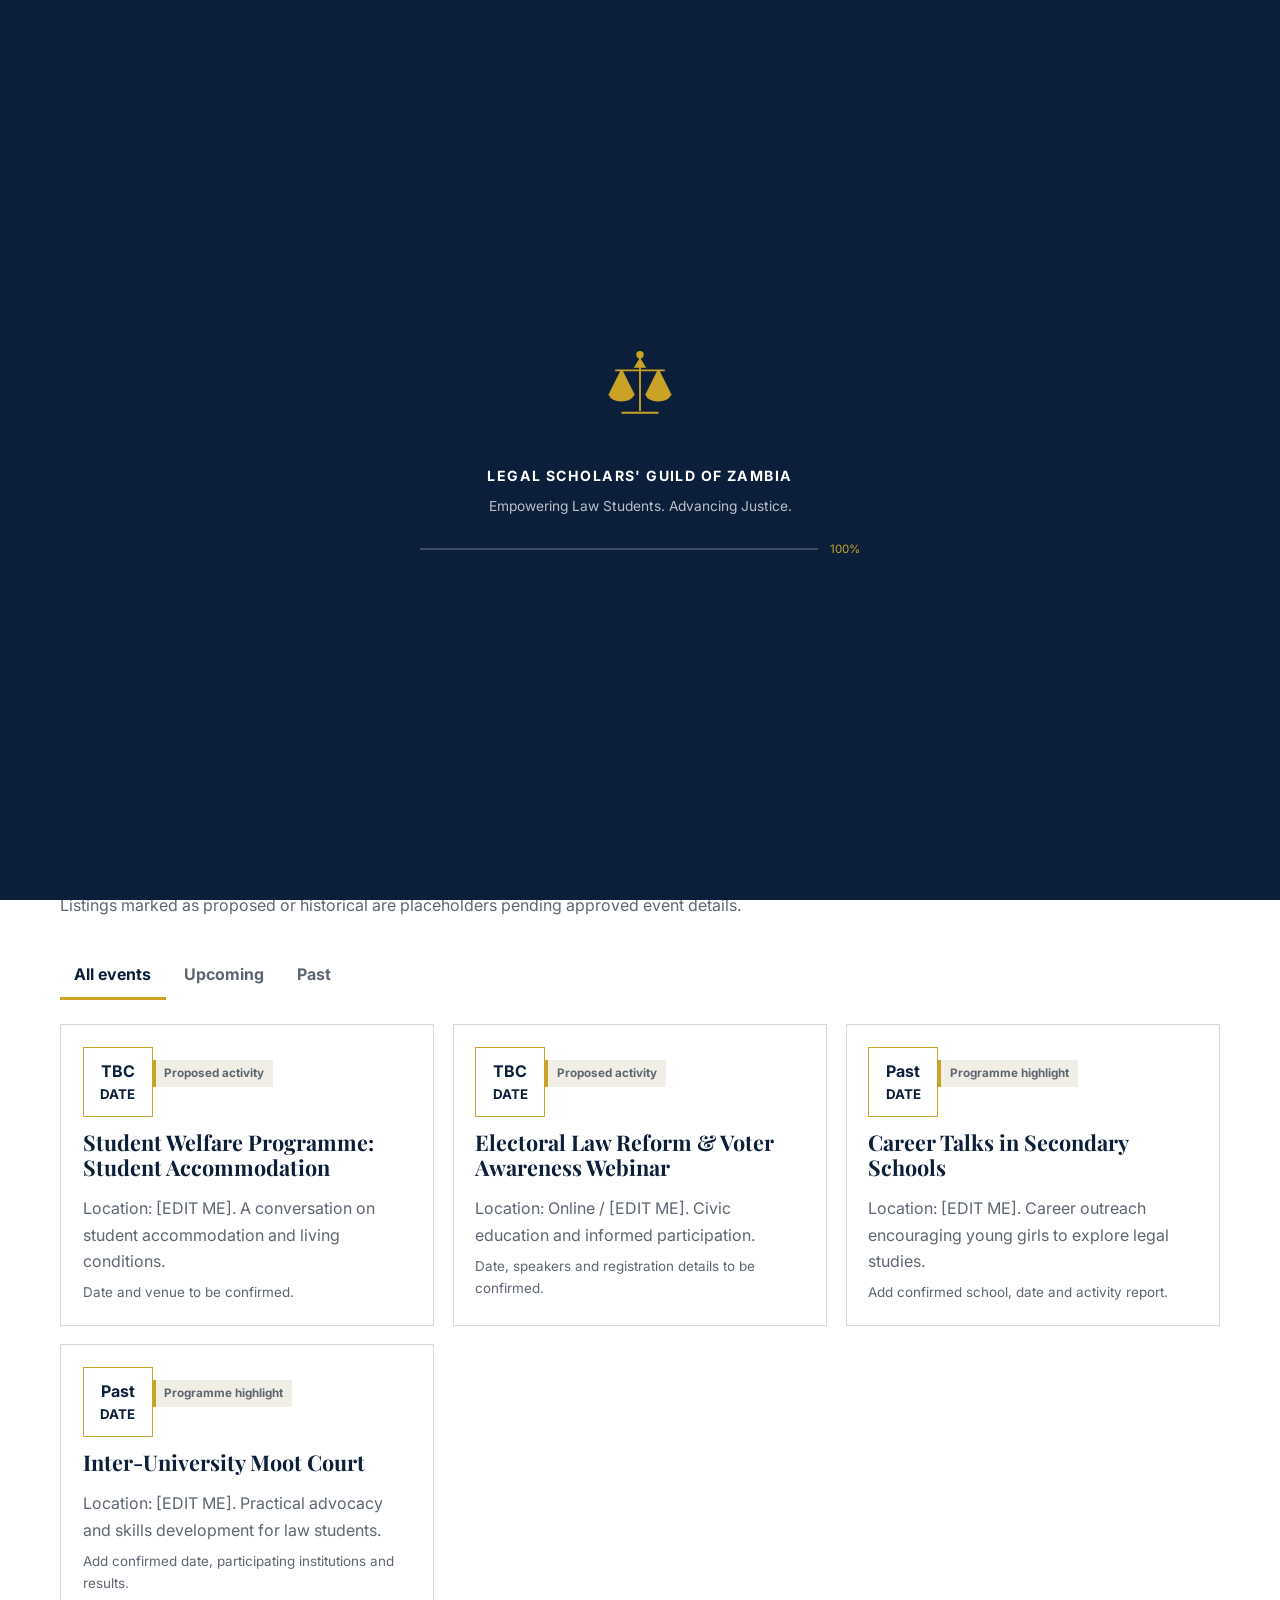
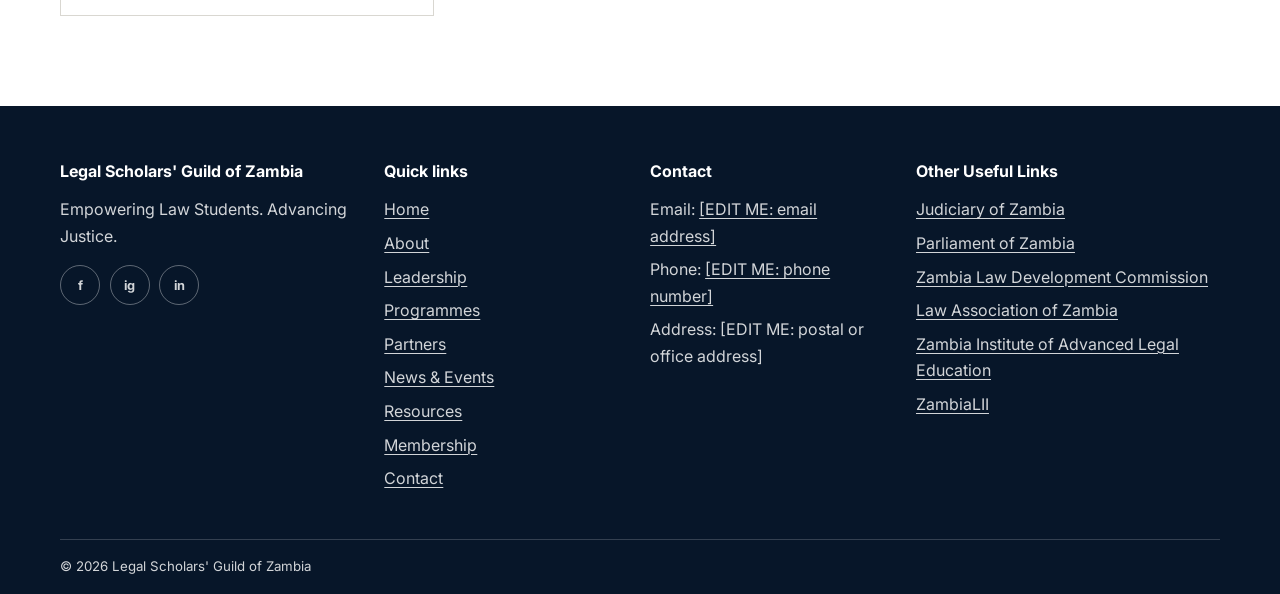
<file: legal-scholars-guild-zambia/events.html>
<!doctype html>
<html lang="en">
<head>
  <meta charset="utf-8"><meta name="viewport" content="width=device-width, initial-scale=1">
  <title>News &amp; Events | Legal Scholars' Guild of Zambia</title><meta name="description" content="Explore Legal Scholars' Guild of Zambia events, civic webinars, student welfare programmes and outreach activities.">
  <meta property="og:title" content="News & Events | LSGZ"><meta property="og:description" content="Guild events and programme updates."><meta property="og:type" content="website"><meta property="og:image" content="images/hero/hero%2010.jpg">
  <link rel="icon" href="images/logo/logo%201.jpg"><link rel="preload" as="image" href="images/logo/logo%201.jpg"><link rel="preload" as="image" href="images/hero/hero%2010.jpg"><link rel="stylesheet" href="css/style.css"><link rel="stylesheet" href="css/responsive.css"><link rel="stylesheet" href="css/animations.css"><style>.site-preloader{position:fixed;z-index:1000;inset:0;display:grid;place-items:center;overflow:hidden;background:#0B1F3A;color:#fff}.site-preloader[hidden]{display:none}.preloader-panel{position:absolute;inset:0 0 50%;background:#0B1F3A}.preloader-panel.panel-bottom{inset:50% 0 0}.preloader-content{position:relative;z-index:1;width:min(440px,calc(100% - 3rem));text-align:center}</style><script src="js/preloader.js" defer></script><script src="js/main.js" defer></script><script src="js/animations.js" defer></script>
</head>
<body><a class="skip-link" href="#main-content">Skip to content</a><div class="site-preloader" id="site-preloader" aria-hidden="true"><div class="preloader-panel panel-top"></div><div class="preloader-panel panel-bottom"></div><div class="preloader-content"><svg class="preloader-mark" viewBox="0 0 100 100" aria-hidden="true"><path d="M50 12v64M30 78h40M23 32h54M50 20l-5 8h10zM30 32 17 58h26L30 32zm40 0L57 58h26L70 32zM17 58c2 9 22 9 26 0m14 0c2 9 22 9 26 0"/><circle cx="50" cy="15" r="3"/></svg><p class="preloader-title"></p><p class="preloader-tagline">Empowering Law Students. Advancing Justice.</p><div class="preloader-meter"><span class="preloader-track"><span class="preloader-fill"></span></span><span class="preloader-percent">0%</span></div></div></div><div class="page-curtain" aria-hidden="true"></div><div id="site-header"></div>
<main id="main-content">
  <section class="page-hero hero-events"><div class="container"><p class="eyebrow">News &amp; events</p><h1>Meet, learn and take part</h1><p>Browse Guild programmes and upcoming activities. Confirm dates and venues with the organisers before making plans.</p></div></section>
  <section class="section section-white"><div class="container"><div class="section-heading"><p class="eyebrow">Guild calendar</p><h2>Events and programme highlights</h2><p>Listings marked as proposed or historical are placeholders pending approved event details.</p></div>
    <div class="toolbar"><div class="filter-group" role="group" aria-label="Filter events"><button class="filter-button event-filter" type="button" data-event-filter="all" aria-pressed="true">All events</button><button class="filter-button event-filter" type="button" data-event-filter="upcoming" aria-pressed="false">Upcoming</button><button class="filter-button event-filter" type="button" data-event-filter="past" aria-pressed="false">Past</button></div></div>
    <div class="grid grid-3" id="events-grid">
      <article class="content-card event-card reveal" data-status="upcoming"><div class="event-date"><span>TBC</span><small>DATE</small></div><p class="badge">Proposed activity</p><h3>Student Welfare Programme: Student Accommodation</h3><p>Location: [EDIT ME]. A conversation on student accommodation and living conditions.</p><p class="inline-note">Date and venue to be confirmed.</p></article>
      <article class="content-card event-card reveal" data-status="upcoming"><div class="event-date"><span>TBC</span><small>DATE</small></div><p class="badge">Proposed activity</p><h3>Electoral Law Reform &amp; Voter Awareness Webinar</h3><p>Location: Online / [EDIT ME]. Civic education and informed participation.</p><p class="inline-note">Date, speakers and registration details to be confirmed.</p></article>
      <article class="content-card event-card reveal" data-status="past"><div class="event-date"><span>Past</span><small>DATE</small></div><p class="badge">Programme highlight</p><h3>Career Talks in Secondary Schools</h3><p>Location: [EDIT ME]. Career outreach encouraging young girls to explore legal studies.</p><p class="inline-note">Add confirmed school, date and activity report.</p></article>
      <article class="content-card event-card reveal" data-status="past"><div class="event-date"><span>Past</span><small>DATE</small></div><p class="badge">Programme highlight</p><h3>Inter-University Moot Court</h3><p>Location: [EDIT ME]. Practical advocacy and skills development for law students.</p><p class="inline-note">Add confirmed date, participating institutions and results.</p></article>
    </div>
  </div></section>
</main><div id="site-footer"></div></body></html>
</file>
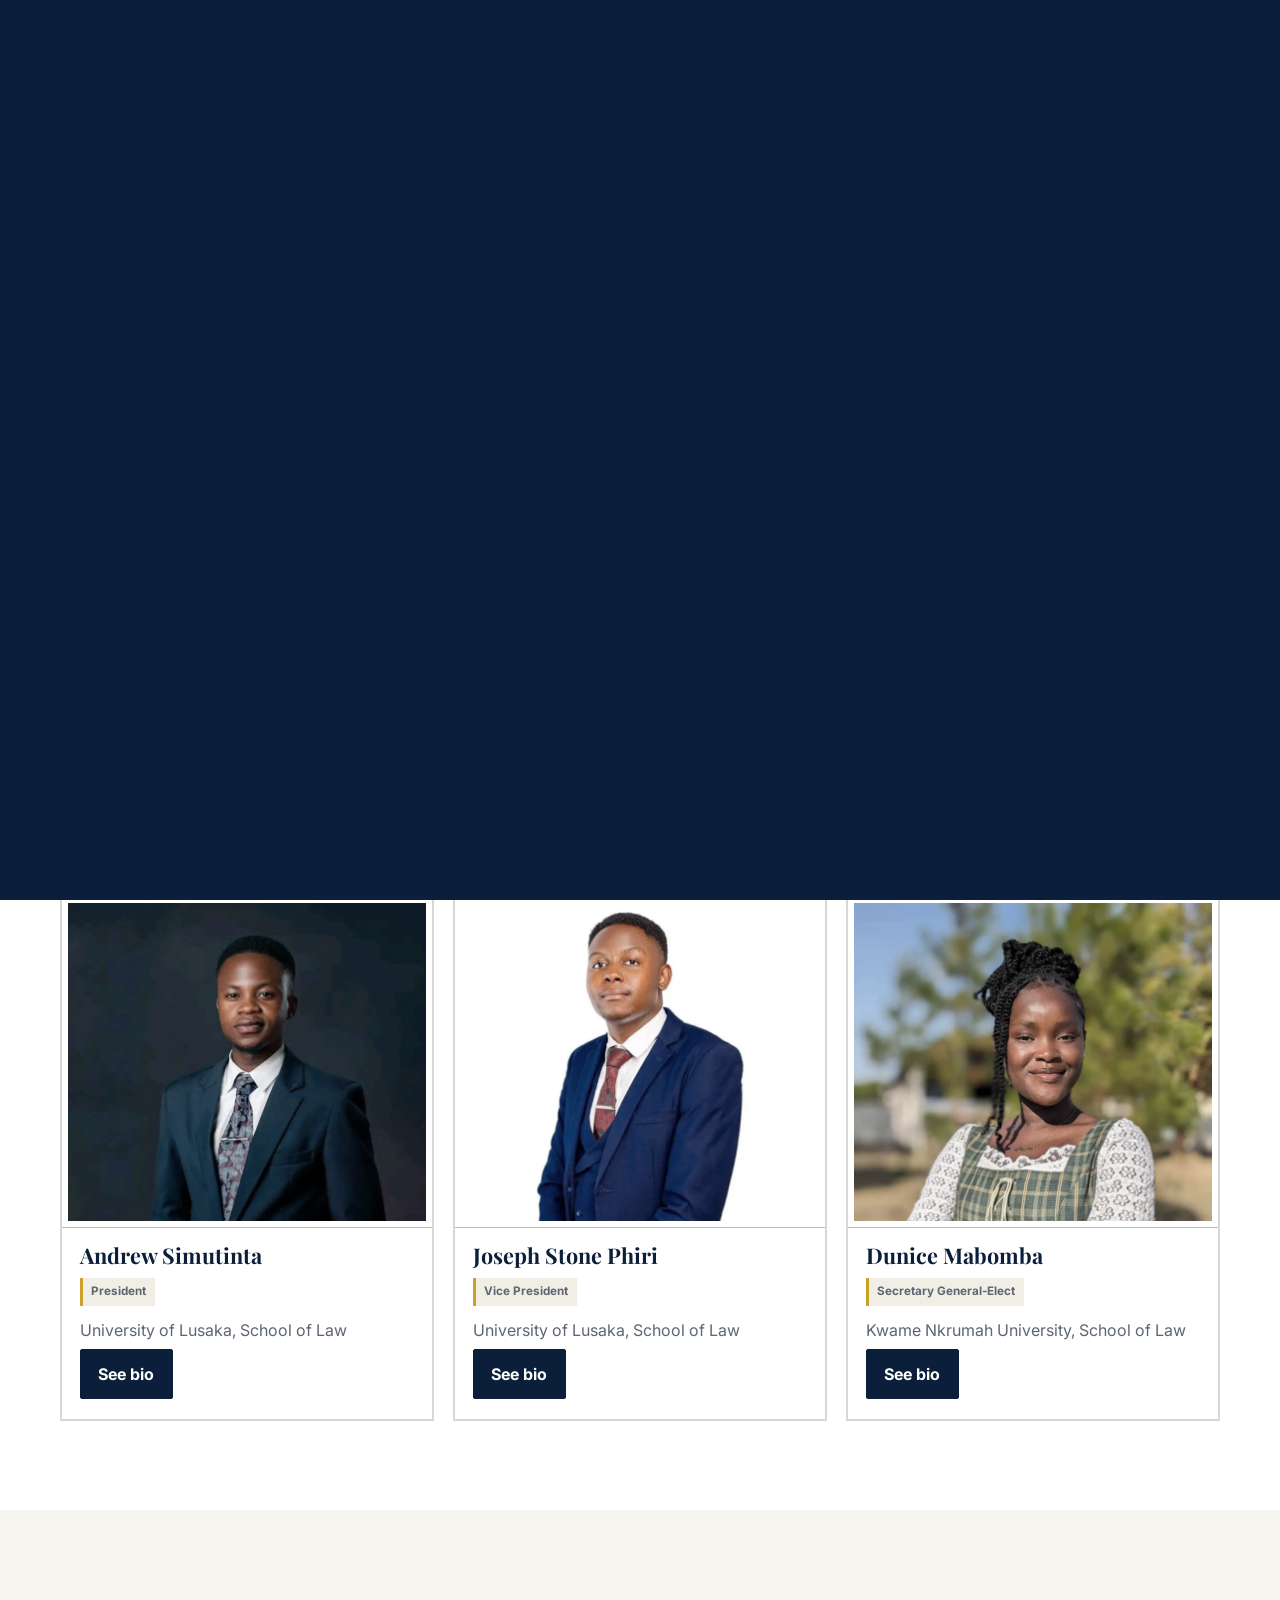
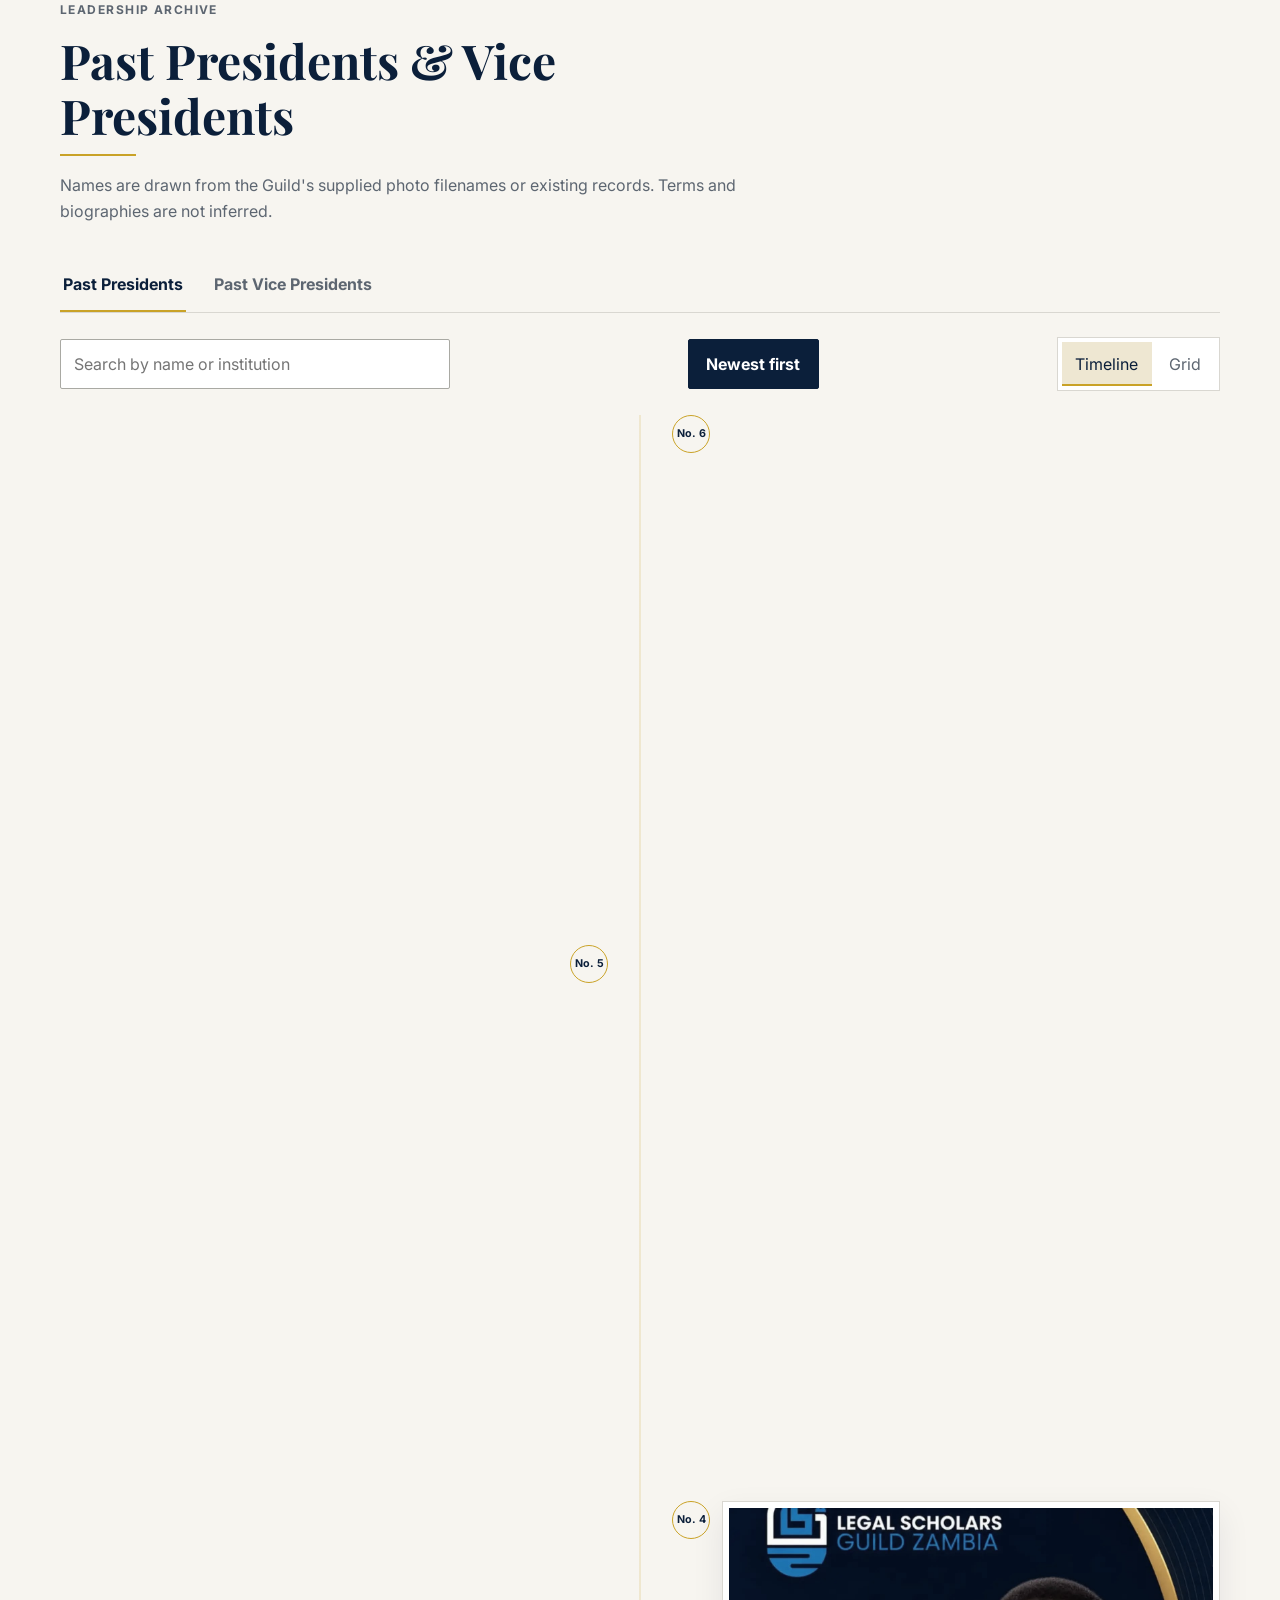
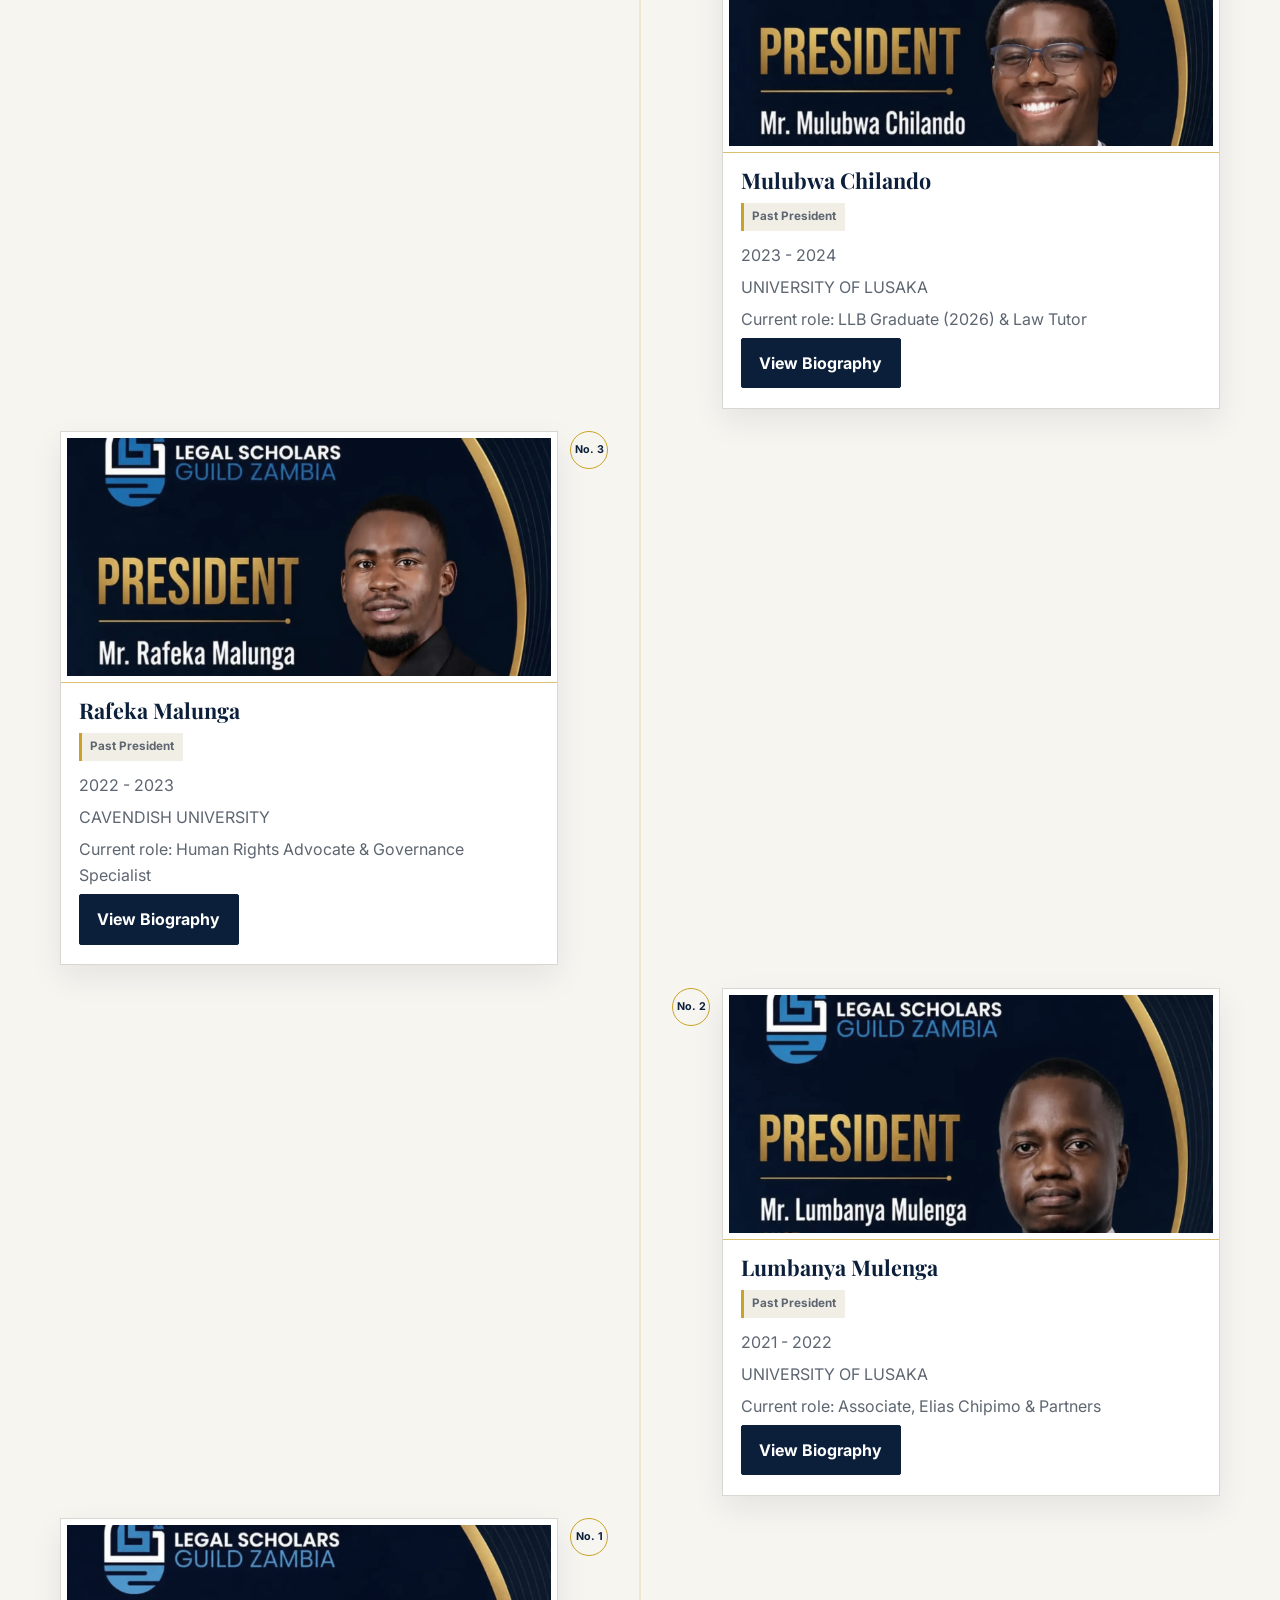
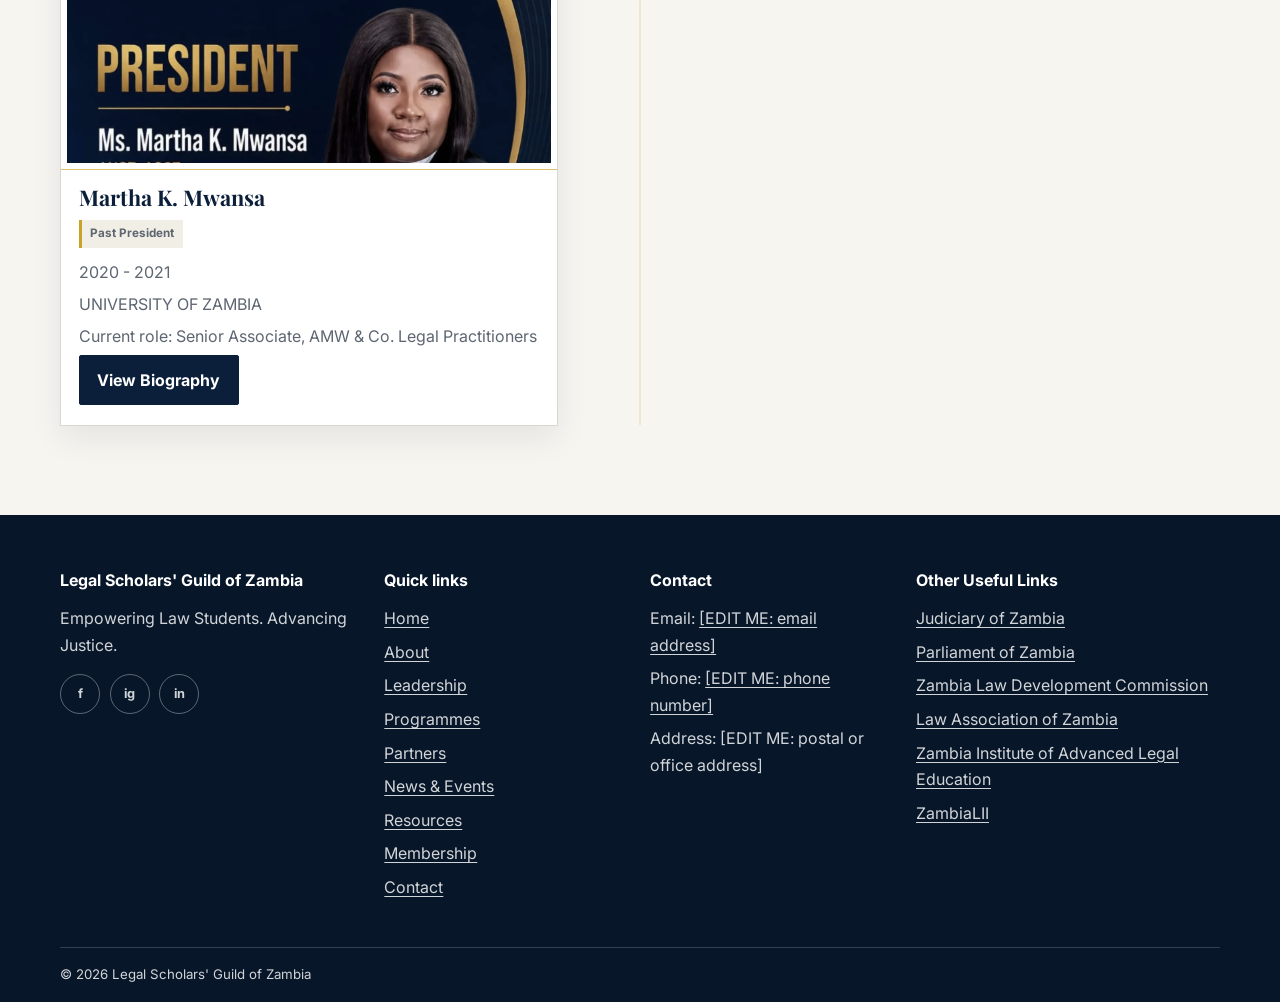
<file: legal-scholars-guild-zambia/leadership.html>
<!doctype html>
<html lang="en">
<head>
  <meta charset="utf-8"><meta name="viewport" content="width=device-width, initial-scale=1">
  <title>Leadership | Legal Scholars' Guild of Zambia</title><meta name="description" content="Meet the current executive and explore the recorded leadership history of the Legal Scholars' Guild of Zambia.">
  <meta property="og:title" content="Leadership | LSGZ"><meta property="og:description" content="Current executive and leadership records."><meta property="og:type" content="website"><meta property="og:image" content="images/hero/hero%208.jpg">
  <link rel="icon" href="images/logo/logo%201.jpg"><link rel="preload" as="image" href="images/logo/logo%201.jpg"><link rel="preload" as="image" href="images/hero/hero%208.jpg"><link rel="stylesheet" href="css/style.css"><link rel="stylesheet" href="css/responsive.css"><link rel="stylesheet" href="css/animations.css"><style>.site-preloader{position:fixed;z-index:1000;inset:0;display:grid;place-items:center;overflow:hidden;background:#0B1F3A;color:#fff}.site-preloader[hidden]{display:none}.preloader-panel{position:absolute;inset:0 0 50%;background:#0B1F3A}.preloader-panel.panel-bottom{inset:50% 0 0}.preloader-content{position:relative;z-index:1;width:min(440px,calc(100% - 3rem));text-align:center}</style><script src="js/preloader.js" defer></script><script src="js/main.js" defer></script><script src="js/animations.js" defer></script><script src="js/leadership.js" defer></script>
</head>
<body><a class="skip-link" href="#main-content">Skip to content</a><div class="site-preloader" id="site-preloader" aria-hidden="true"><div class="preloader-panel panel-top"></div><div class="preloader-panel panel-bottom"></div><div class="preloader-content"><svg class="preloader-mark" viewBox="0 0 100 100" aria-hidden="true"><path d="M50 12v64M30 78h40M23 32h54M50 20l-5 8h10zM30 32 17 58h26L30 32zm40 0L57 58h26L70 32zM17 58c2 9 22 9 26 0m14 0c2 9 22 9 26 0"/><circle cx="50" cy="15" r="3"/></svg><p class="preloader-title"></p><p class="preloader-tagline">Empowering Law Students. Advancing Justice.</p><div class="preloader-meter"><span class="preloader-track"><span class="preloader-fill"></span></span><span class="preloader-percent">0%</span></div></div></div><div class="page-curtain" aria-hidden="true"></div><div id="site-header"></div>
<main id="main-content">
  <section class="page-hero hall-intro hero-leadership"><div class="container"><p class="eyebrow">The Hall of Leadership</p><h1>Honouring Those Who Led</h1><p>A growing record of the students whose service has helped shape the Guild's legacy.</p></div></section>
  <section class="section section-white" id="current-executive"><div class="container"><div class="section-heading"><p class="eyebrow">Serving now</p><h2>Current Executive</h2><p>Student leadership in service to the Guild and its members.</p></div><div class="grid grid-3" id="current-executive-grid" aria-live="polite"><p class="empty-state">Loading current executive…</p></div></div></section>
  <section class="section" id="leadership-history"><div class="container"><div class="section-heading"><p class="eyebrow">Leadership archive</p><h2>Past Presidents &amp; Vice Presidents</h2><p>Names are drawn from the Guild's supplied photo filenames or existing records. Terms and biographies are not inferred.</p></div>
    <div class="hall-tabs" role="tablist" aria-label="Past leadership roles"><button class="hall-tab" id="presidents-tab" role="tab" aria-selected="true" aria-controls="presidents-panel">Past Presidents</button><button class="hall-tab" id="vice-presidents-tab" role="tab" aria-selected="false" aria-controls="vice-presidents-panel" tabindex="-1">Past Vice Presidents</button></div>
    <div class="leadership-controls toolbar"><label class="visually-hidden" for="leadership-search">Search leadership records</label><input class="search-input" id="leadership-search" type="search" placeholder="Search by name or institution" autocomplete="off"><button class="button button-dark" id="sort-leadership" type="button" aria-pressed="false">Newest first</button><div class="view-toggle" role="group" aria-label="Leadership layout"><button type="button" data-view="timeline" aria-pressed="true">Timeline</button><button type="button" data-view="grid" aria-pressed="false">Grid</button></div></div>
    <section class="hall-panel" id="presidents-panel" role="tabpanel" aria-labelledby="presidents-tab"><div class="leadership-grid is-timeline" id="presidents-grid" aria-live="polite"><p class="empty-state">Loading presidential records…</p></div></section>
    <section class="hall-panel" id="vice-presidents-panel" role="tabpanel" aria-labelledby="vice-presidents-tab" hidden><div class="leadership-grid is-timeline" id="vice-presidents-grid" aria-live="polite"><p class="empty-state">Loading vice-presidential records…</p></div></section>
  </div></section>
</main>
<div class="bio-backdrop" id="bio-backdrop" hidden><section class="bio-dialog" id="bio-dialog" role="dialog" aria-modal="true" aria-labelledby="bio-title" aria-describedby="bio-copy" tabindex="-1"><button class="bio-dialog-close" type="button" aria-label="Close biography">×</button><div class="bio-dialog-photo" id="bio-photo"></div><div class="bio-dialog-content"><p class="eyebrow">Leadership record</p><h2 id="bio-title">Biography</h2><p id="bio-meta"></p><div id="bio-copy"></div><div class="bio-dialog-nav"><button class="bio-arrow" id="bio-previous" type="button" aria-label="Previous leader">←</button><button class="bio-arrow" id="bio-next" type="button" aria-label="Next leader">→</button></div></div></section></div>
<div class="lightbox-backdrop" id="leadership-lightbox" hidden role="dialog" aria-modal="true" aria-label="Leader photograph"><button class="lightbox-close" type="button" aria-label="Close photograph">×</button><img class="lightbox-image" id="lightbox-image" alt=""></div>
<div id="site-footer"></div></body></html>
</file>
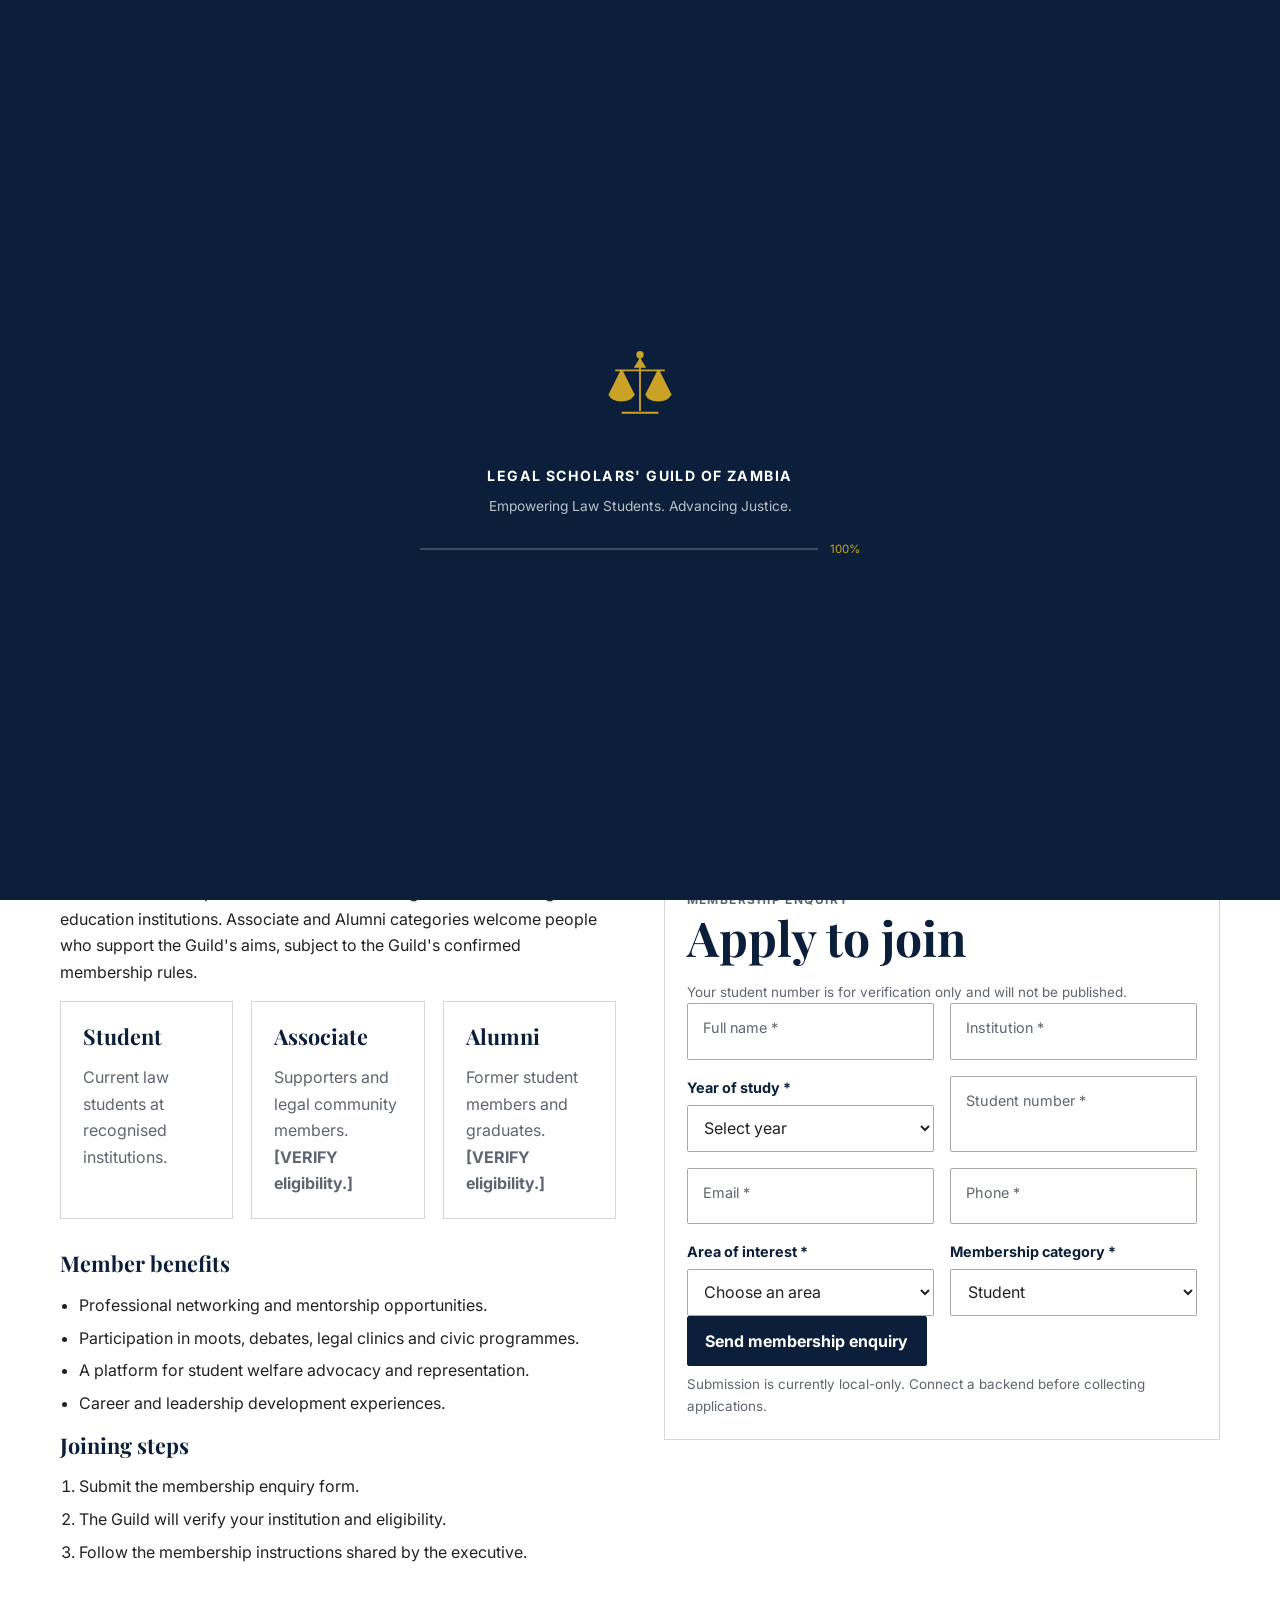
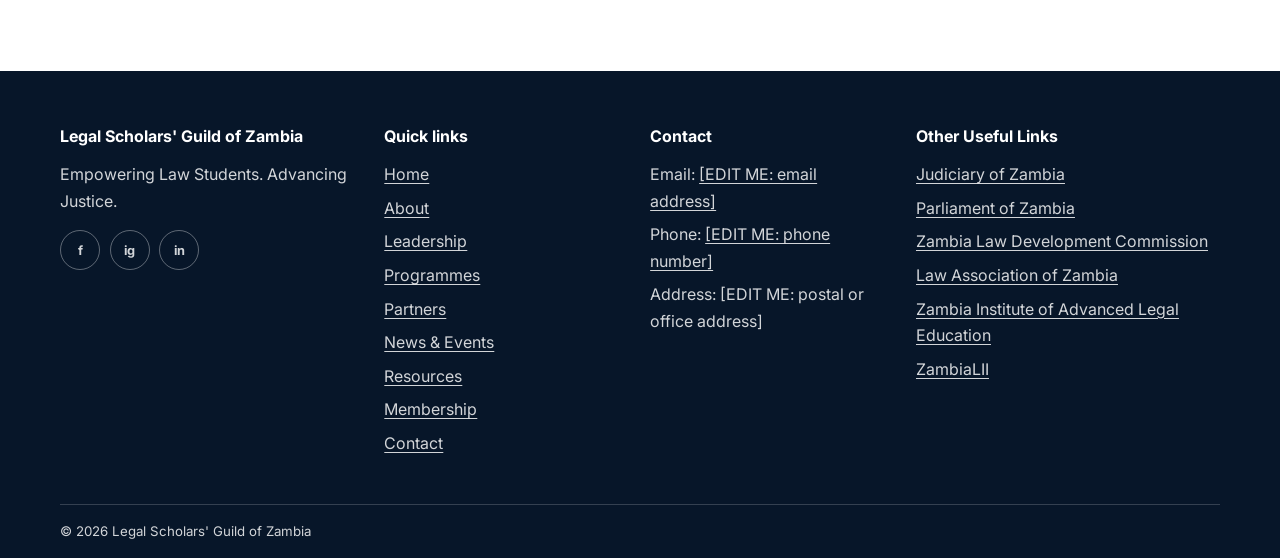
<file: legal-scholars-guild-zambia/membership.html>
<!doctype html>
<html lang="en">
<head>
  <meta charset="utf-8"><meta name="viewport" content="width=device-width, initial-scale=1">
  <title>Membership | Legal Scholars' Guild of Zambia</title><meta name="description" content="Learn who can join the Legal Scholars' Guild of Zambia and submit a membership enquiry.">
  <meta property="og:title" content="Membership | LSGZ"><meta property="og:description" content="Join a national community of law students and legal scholars."><meta property="og:type" content="website"><meta property="og:image" content="images/hero/hero%204.jpg">
  <link rel="icon" href="images/logo/logo%201.jpg"><link rel="preload" as="image" href="images/logo/logo%201.jpg"><link rel="preload" as="image" href="images/hero/hero%204.jpg"><link rel="stylesheet" href="css/style.css"><link rel="stylesheet" href="css/responsive.css"><link rel="stylesheet" href="css/animations.css"><style>.site-preloader{position:fixed;z-index:1000;inset:0;display:grid;place-items:center;overflow:hidden;background:#0B1F3A;color:#fff}.site-preloader[hidden]{display:none}.preloader-panel{position:absolute;inset:0 0 50%;background:#0B1F3A}.preloader-panel.panel-bottom{inset:50% 0 0}.preloader-content{position:relative;z-index:1;width:min(440px,calc(100% - 3rem));text-align:center}</style><script src="js/preloader.js" defer></script><script src="js/main.js" defer></script><script src="js/animations.js" defer></script><script src="js/forms.js" defer></script>
</head>
<body><a class="skip-link" href="#main-content">Skip to content</a><div class="site-preloader" id="site-preloader" aria-hidden="true"><div class="preloader-panel panel-top"></div><div class="preloader-panel panel-bottom"></div><div class="preloader-content"><svg class="preloader-mark" viewBox="0 0 100 100" aria-hidden="true"><path d="M50 12v64M30 78h40M23 32h54M50 20l-5 8h10zM30 32 17 58h26L30 32zm40 0L57 58h26L70 32zM17 58c2 9 22 9 26 0m14 0c2 9 22 9 26 0"/><circle cx="50" cy="15" r="3"/></svg><p class="preloader-title"></p><p class="preloader-tagline">Empowering Law Students. Advancing Justice.</p><div class="preloader-meter"><span class="preloader-track"><span class="preloader-fill"></span></span><span class="preloader-percent">0%</span></div></div></div><div class="page-curtain" aria-hidden="true"></div><div id="site-header"></div>
<main id="main-content">
  <section class="page-hero hero-membership"><div class="container"><p class="eyebrow">Membership</p><h1>Belong to a community shaping law</h1><p>Connect with law students and contribute to better opportunities, stronger skills and a more engaged profession.</p></div></section>
  <section class="section section-white"><div class="container split"><div><p class="eyebrow">Who can join</p><h2>Membership for every stage</h2><p>Student membership is for law students at recognised Zambian higher education institutions. Associate and Alumni categories welcome people who support the Guild's aims, subject to the Guild's confirmed membership rules.</p><div class="grid grid-3"><article class="content-card"><h3>Student</h3><p>Current law students at recognised institutions.</p></article><article class="content-card"><h3>Associate</h3><p>Supporters and legal community members. <strong>[VERIFY eligibility.]</strong></p></article><article class="content-card"><h3>Alumni</h3><p>Former student members and graduates. <strong>[VERIFY eligibility.]</strong></p></article></div><h3 style="margin-top:2rem">Member benefits</h3><ul class="text-list"><li>Professional networking and mentorship opportunities.</li><li>Participation in moots, debates, legal clinics and civic programmes.</li><li>A platform for student welfare advocacy and representation.</li><li>Career and leadership development experiences.</li></ul><h3>Joining steps</h3><ol class="text-list"><li>Submit the membership enquiry form.</li><li>The Guild will verify your institution and eligibility.</li><li>Follow the membership instructions shared by the executive.</li></ol></div>
    <form class="content-card" id="membership-form" novalidate><p class="eyebrow">Membership enquiry</p><h2>Apply to join</h2><p class="inline-note">Your student number is for verification only and will not be published.</p>
      <div class="form-grid two-col"><div class="form-field"><label for="member-name">Full name *</label><input id="member-name" name="name" autocomplete="name" required></div><div class="form-field"><label for="member-institution">Institution *</label><input id="member-institution" name="institution" required></div><div class="form-field"><label for="member-year">Year of study *</label><select id="member-year" name="year" required><option value="">Select year</option><option>First year</option><option>Second year</option><option>Third year</option><option>Fourth year</option><option>Other</option></select></div><div class="form-field"><label for="member-student-number">Student number *</label><input id="member-student-number" name="studentNumber" autocomplete="off" required></div><div class="form-field"><label for="member-email">Email *</label><input id="member-email" name="email" type="email" autocomplete="email" required></div><div class="form-field"><label for="member-phone">Phone *</label><input id="member-phone" name="phone" type="tel" autocomplete="tel" required></div><div class="form-field"><label for="member-interest">Area of interest *</label><select id="member-interest" name="interest" required><option value="">Choose an area</option><option>Student welfare advocacy</option><option>Civic engagement and law reform</option><option>Career outreach and mentorship</option><option>Moots, debates and legal clinics</option><option>Other</option></select></div><div class="form-field"><label for="member-category">Membership category *</label><select id="member-category" name="category" required><option value="Student">Student</option><option value="Associate">Associate</option><option value="Alumni">Alumni</option></select></div></div>
      <button class="button button-dark" type="submit">Send membership enquiry</button><p class="form-message" id="membership-success" role="status" tabindex="-1" hidden>Thank you. Your enquiry has been checked in this page, but no information has been sent yet. Please contact the Guild using its confirmed contact details to complete your application.</p><p class="inline-note">Submission is currently local-only. Connect a backend before collecting applications.</p>
    </form>
  </div></section>
</main><div id="site-footer"></div></body></html>
</file>
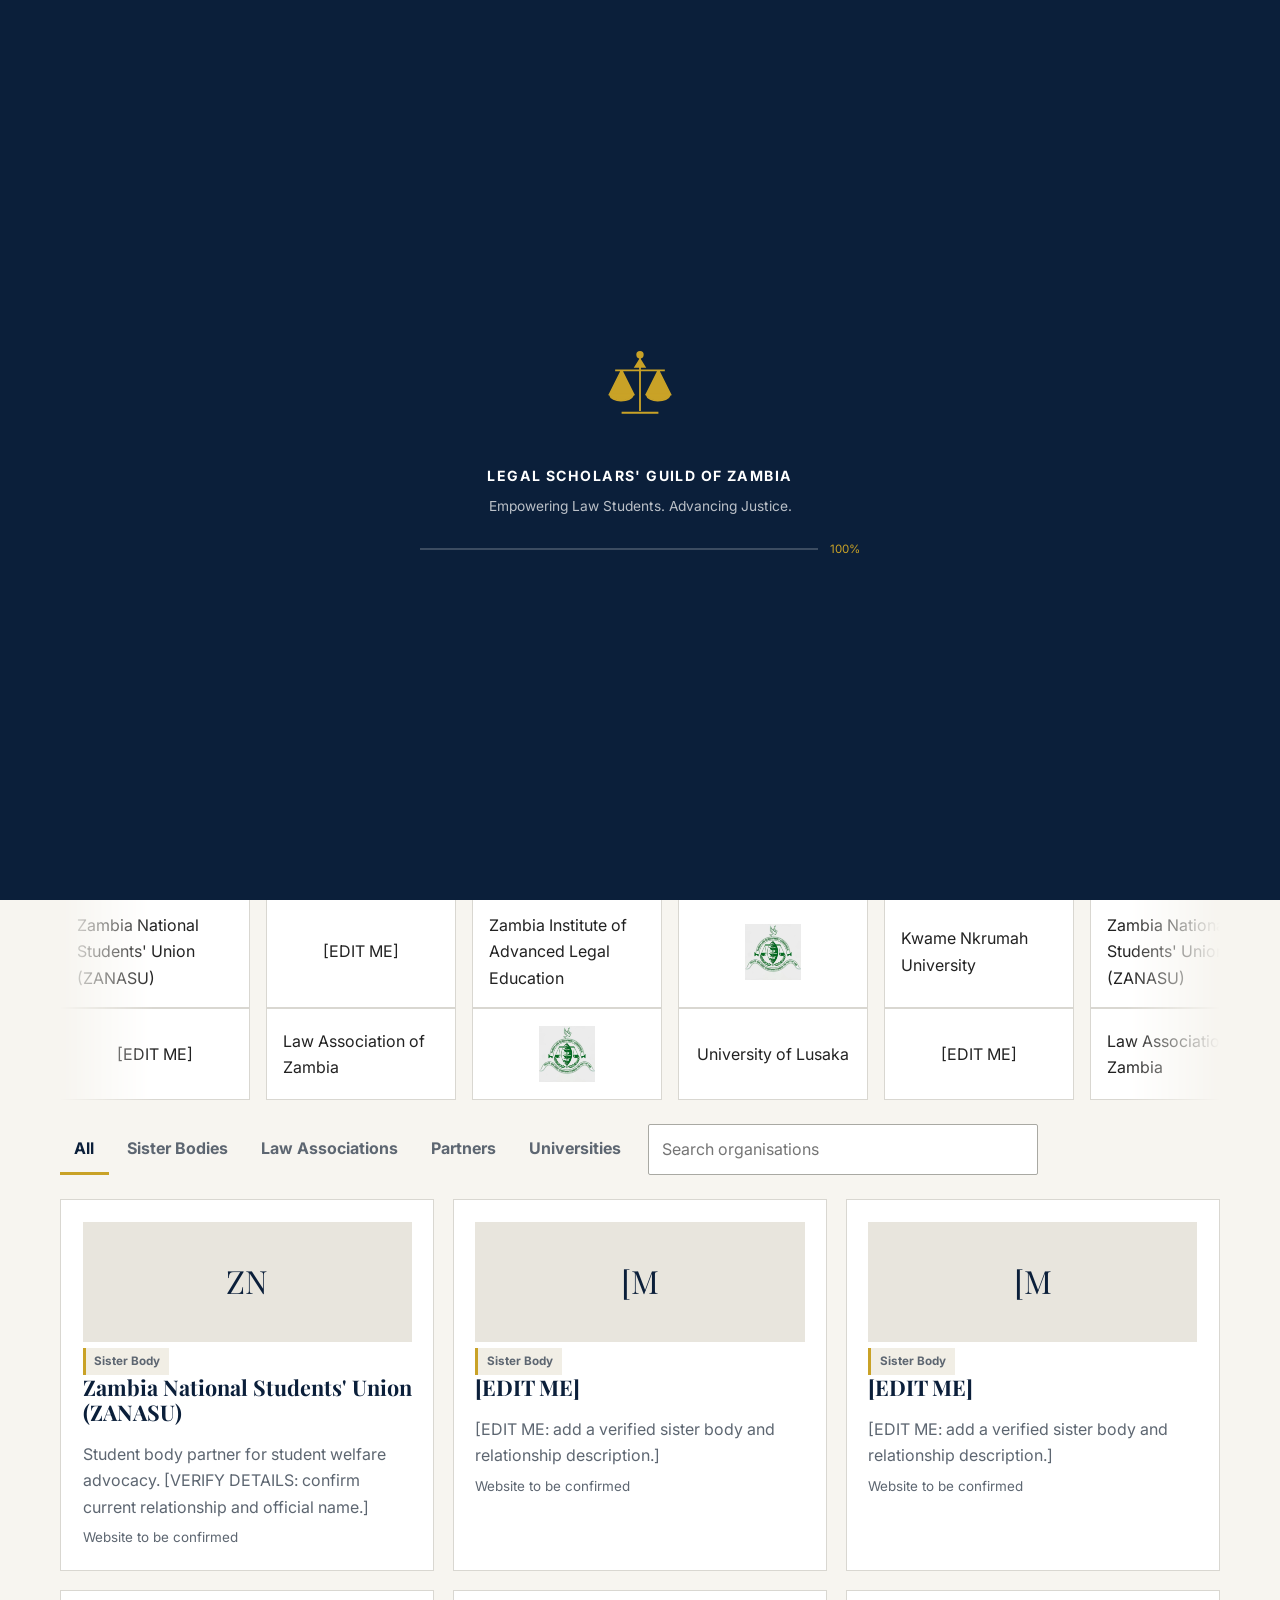
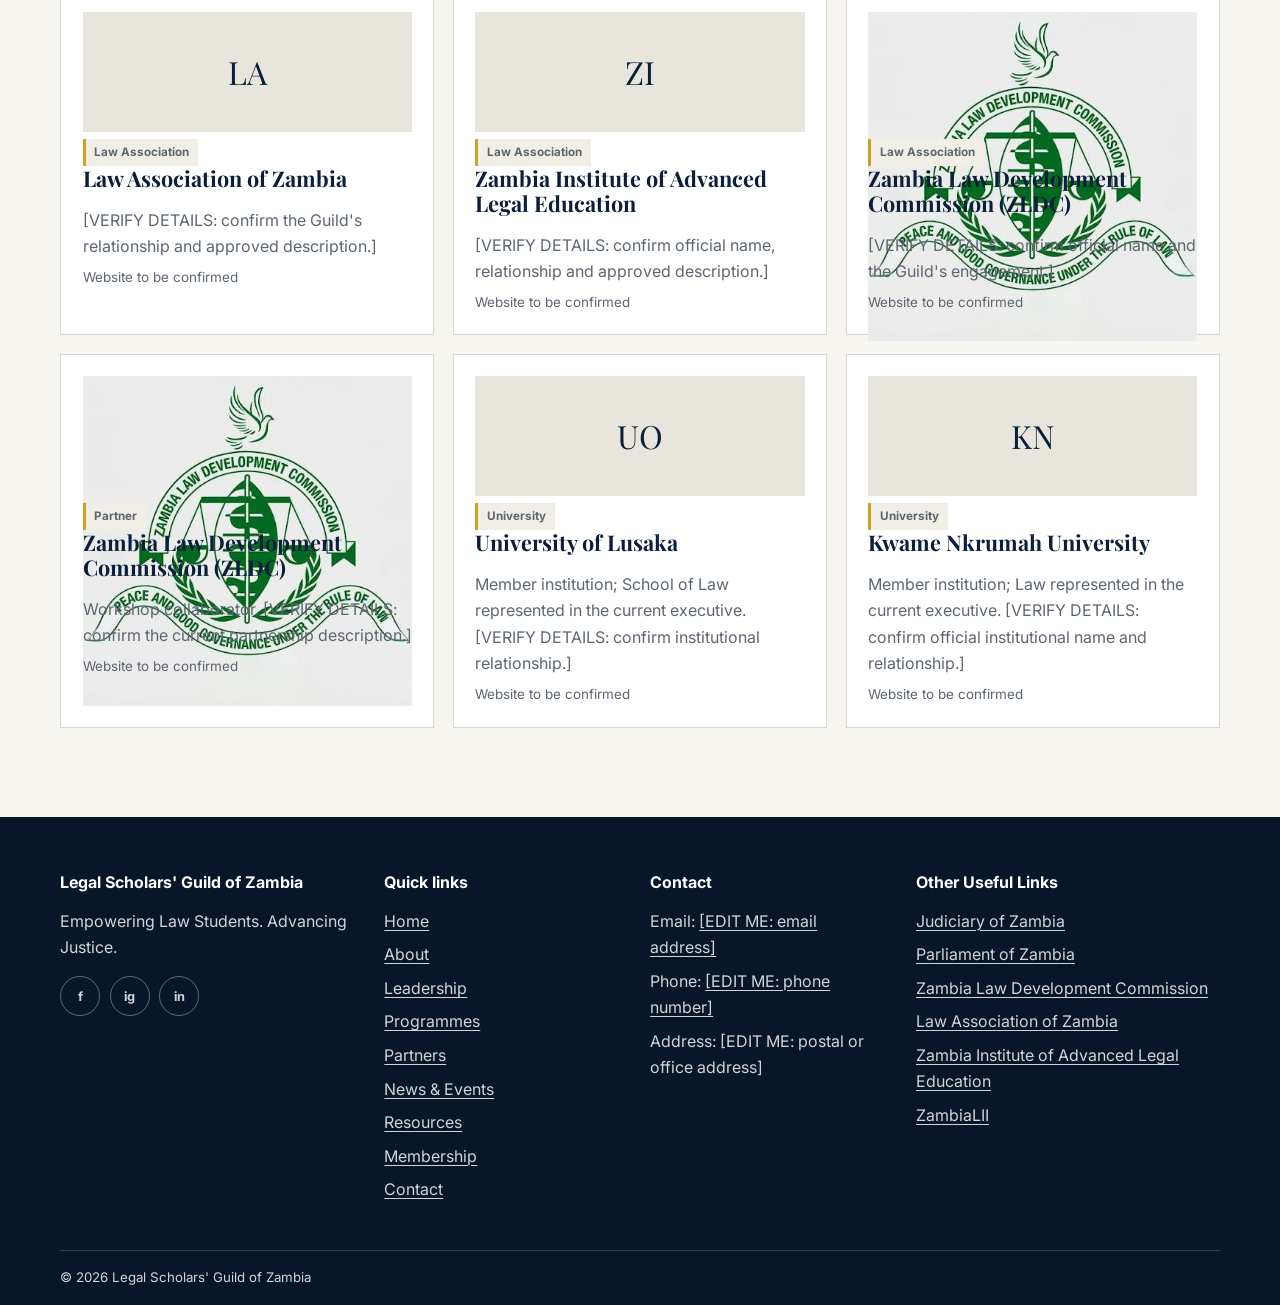
<file: legal-scholars-guild-zambia/partners.html>
<!doctype html>
<html lang="en">
<head>
  <meta charset="utf-8"><meta name="viewport" content="width=device-width, initial-scale=1">
  <title>Partners &amp; Institutions | Legal Scholars' Guild of Zambia</title><meta name="description" content="Discover the student bodies, legal associations, universities and partners connected with LSGZ.">
  <meta property="og:title" content="Partners & Institutions | LSGZ"><meta property="og:description" content="Working together for law students and Zambia's legal community."><meta property="og:type" content="website"><meta property="og:image" content="images/hero/hero%209.jpg">
  <link rel="icon" href="images/logo/logo%201.jpg"><link rel="preload" as="image" href="images/logo/logo%201.jpg"><link rel="preload" as="image" href="images/hero/hero%209.jpg"><link rel="stylesheet" href="css/style.css"><link rel="stylesheet" href="css/responsive.css"><link rel="stylesheet" href="css/animations.css"><style>.site-preloader{position:fixed;z-index:1000;inset:0;display:grid;place-items:center;overflow:hidden;background:#0B1F3A;color:#fff}.site-preloader[hidden]{display:none}.preloader-panel{position:absolute;inset:0 0 50%;background:#0B1F3A}.preloader-panel.panel-bottom{inset:50% 0 0}.preloader-content{position:relative;z-index:1;width:min(440px,calc(100% - 3rem));text-align:center}</style><script src="js/preloader.js" defer></script><script src="js/main.js" defer></script><script src="js/animations.js" defer></script><script src="js/partners.js" defer></script>
</head>
<body><a class="skip-link" href="#main-content">Skip to content</a><div class="site-preloader" id="site-preloader" aria-hidden="true"><div class="preloader-panel panel-top"></div><div class="preloader-panel panel-bottom"></div><div class="preloader-content"><svg class="preloader-mark" viewBox="0 0 100 100" aria-hidden="true"><path d="M50 12v64M30 78h40M23 32h54M50 20l-5 8h10zM30 32 17 58h26L30 32zm40 0L57 58h26L70 32zM17 58c2 9 22 9 26 0m14 0c2 9 22 9 26 0"/><circle cx="50" cy="15" r="3"/></svg><p class="preloader-title"></p><p class="preloader-tagline">Empowering Law Students. Advancing Justice.</p><div class="preloader-meter"><span class="preloader-track"><span class="preloader-fill"></span></span><span class="preloader-percent">0%</span></div></div></div><div class="page-curtain" aria-hidden="true"></div><div id="site-header"></div>
<main id="main-content">
  <section class="page-hero hero-partners"><div class="container"><p class="eyebrow">Partners &amp; institutions</p><h1>Stronger connections, shared progress</h1><p>LSGZ works alongside student organisations, legal institutions, universities and community partners.</p></div></section>
  <section class="section"><div class="container"><div class="section-heading"><p class="eyebrow">Our network</p><h2>Organisations in the Guild's orbit</h2><p>Organisation records and website links should be checked before publication.</p></div>
    <div class="partner-marquee" aria-label="Partner organisation logos"><div class="partner-marquee-track" id="partners-marquee-one"></div></div><div class="partner-marquee" aria-hidden="true"><div class="partner-marquee-track reverse" id="partners-marquee-two"></div></div>
    <div class="toolbar"><div class="filter-group" role="group" aria-label="Filter organisations"><button class="filter-button" type="button" data-partner-filter="all" aria-pressed="true">All</button><button class="filter-button" type="button" data-partner-filter="Sister Body" aria-pressed="false">Sister Bodies</button><button class="filter-button" type="button" data-partner-filter="Law Association" aria-pressed="false">Law Associations</button><button class="filter-button" type="button" data-partner-filter="Partner" aria-pressed="false">Partners</button><button class="filter-button" type="button" data-partner-filter="University" aria-pressed="false">Universities</button></div><label class="visually-hidden" for="partner-search">Search organisations</label><input id="partner-search" class="search-input" type="search" placeholder="Search organisations" autocomplete="off"></div>
    <div class="grid grid-3" id="partners-grid" aria-live="polite"><p class="empty-state">Loading organisations…</p></div>
  </div></section>
</main><div id="site-footer"></div></body></html>
</file>
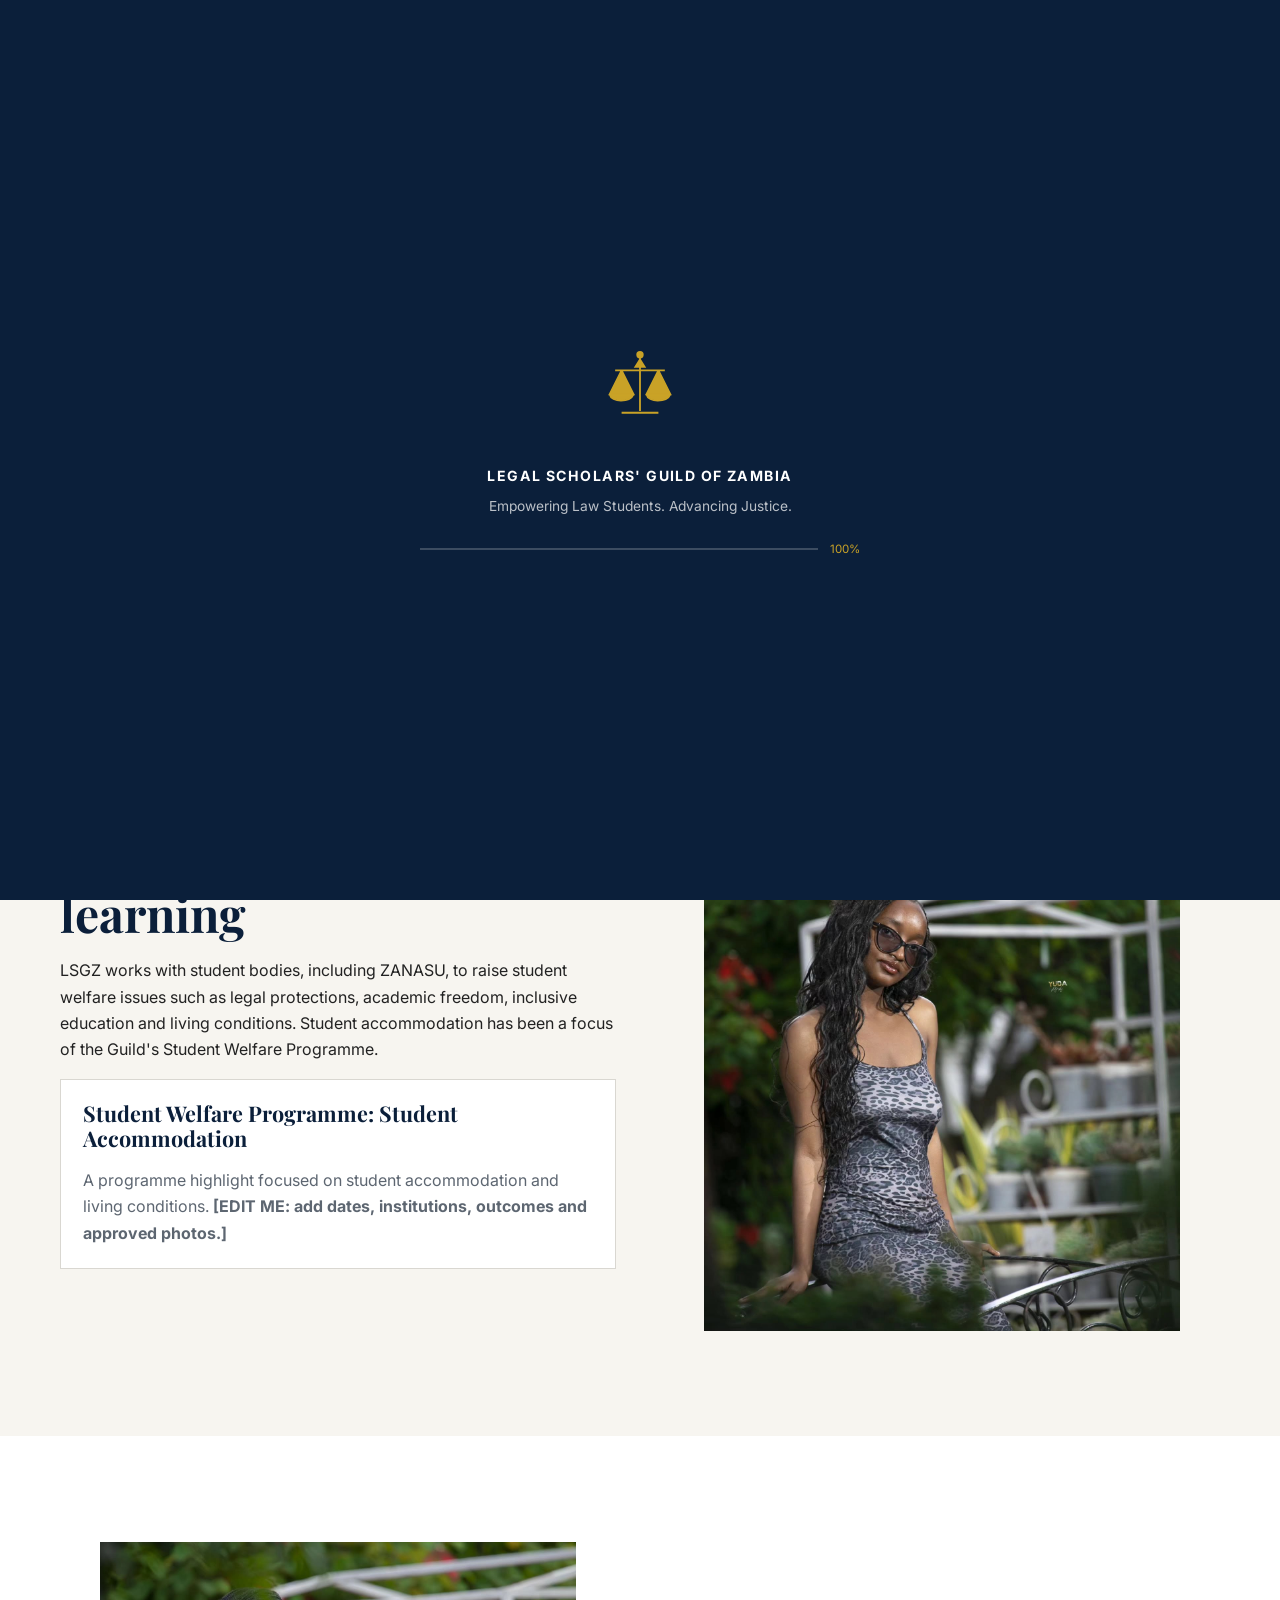
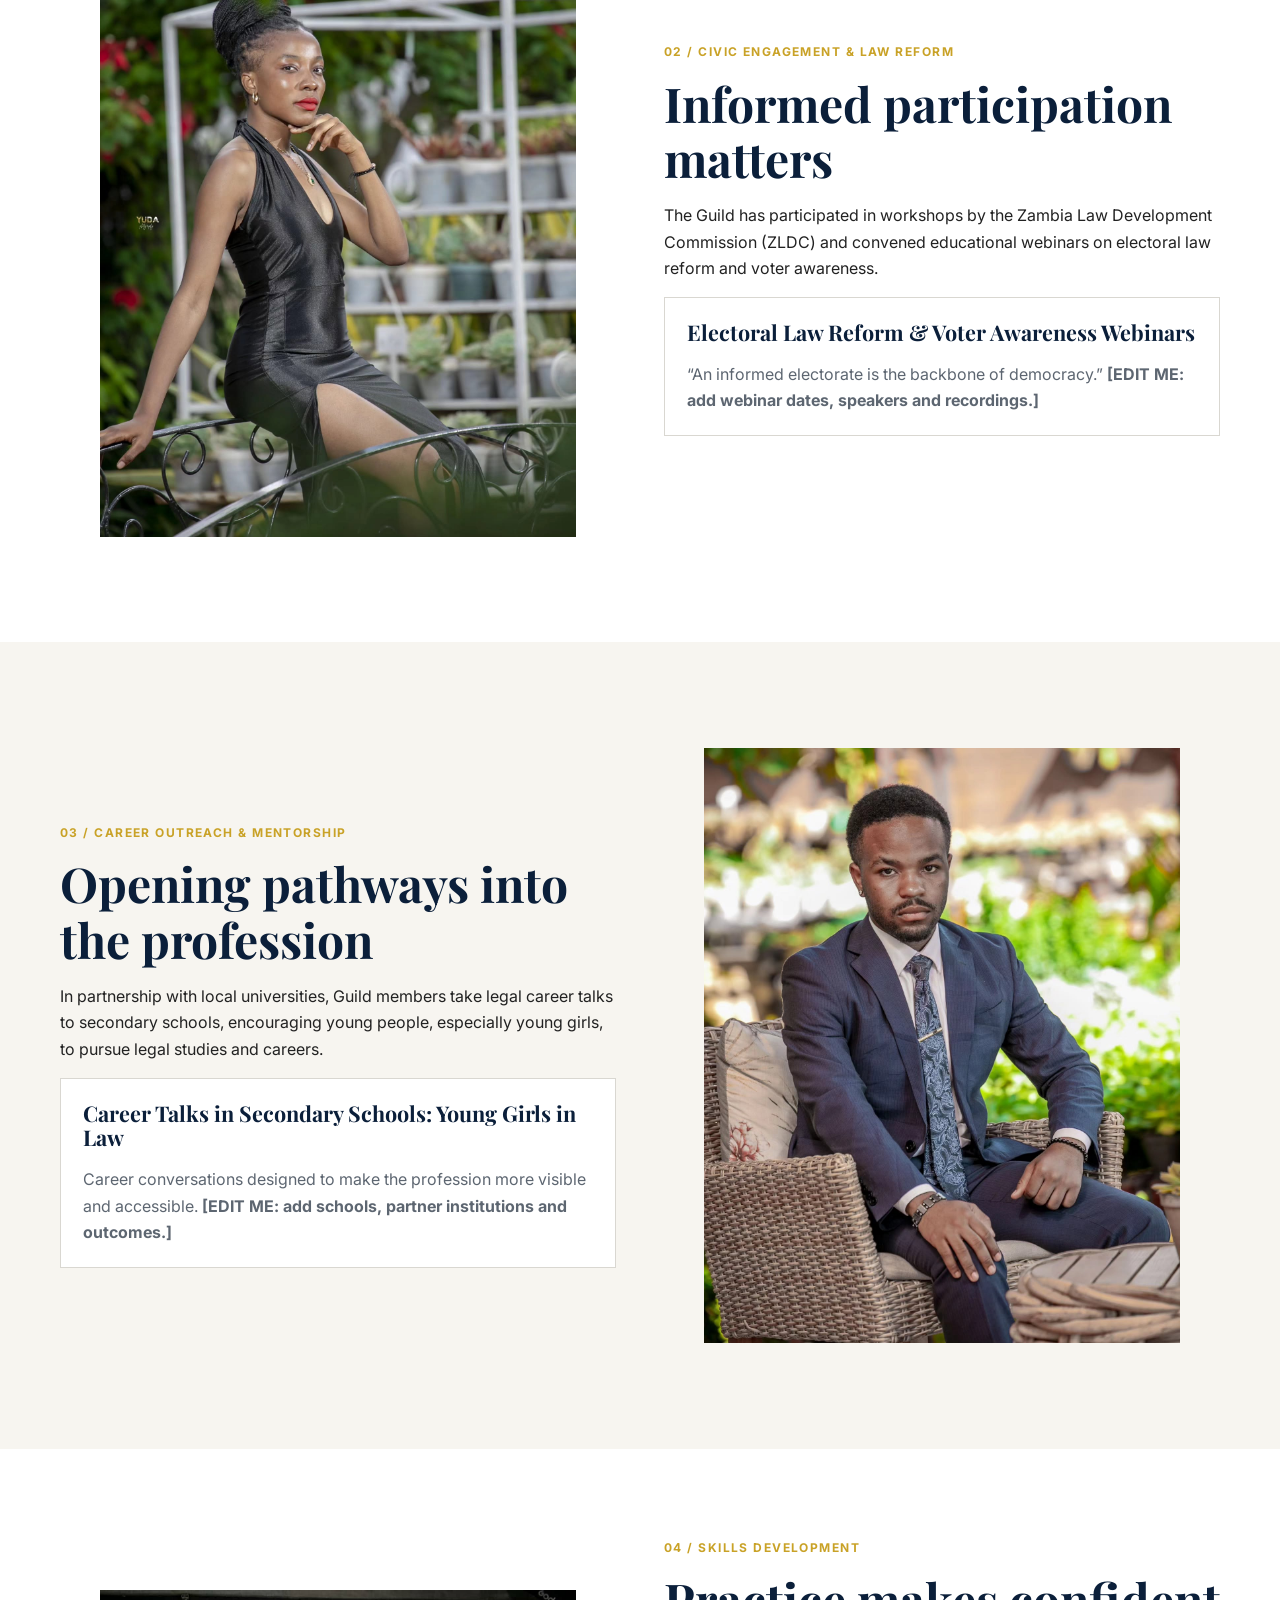
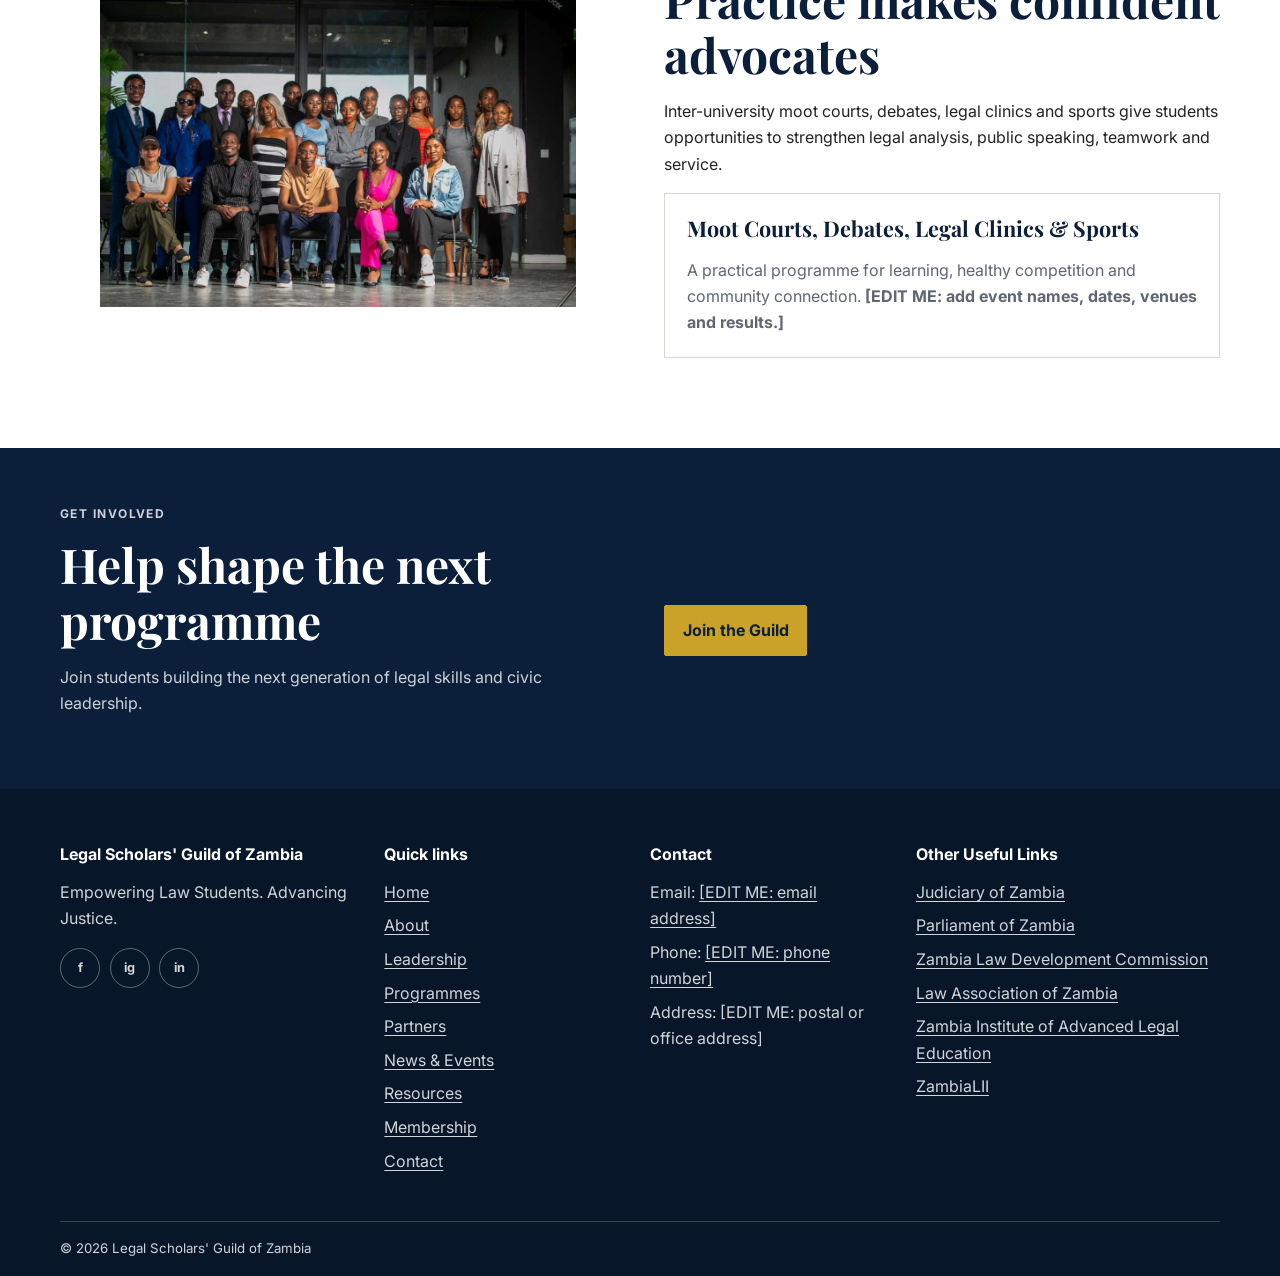
<file: legal-scholars-guild-zambia/programmes.html>
<!doctype html>
<html lang="en">
<head>
  <meta charset="utf-8"><meta name="viewport" content="width=device-width, initial-scale=1">
  <title>Programmes | Legal Scholars' Guild of Zambia</title><meta name="description" content="Explore LSGZ programmes in student welfare, law reform, career outreach and practical legal skills.">
  <meta property="og:title" content="Programmes | LSGZ"><meta property="og:description" content="Student welfare, civic engagement, career outreach and skills development."><meta property="og:type" content="website"><meta property="og:image" content="images/hero/hero%203.jpg">
  <link rel="icon" href="images/logo/logo%201.jpg"><link rel="preload" as="image" href="images/logo/logo%201.jpg"><link rel="preload" as="image" href="images/hero/hero%203.jpg"><link rel="stylesheet" href="css/style.css"><link rel="stylesheet" href="css/responsive.css"><link rel="stylesheet" href="css/animations.css"><style>.site-preloader{position:fixed;z-index:1000;inset:0;display:grid;place-items:center;overflow:hidden;background:#0B1F3A;color:#fff}.site-preloader[hidden]{display:none}.preloader-panel{position:absolute;inset:0 0 50%;background:#0B1F3A}.preloader-panel.panel-bottom{inset:50% 0 0}.preloader-content{position:relative;z-index:1;width:min(440px,calc(100% - 3rem));text-align:center}</style><script src="js/preloader.js" defer></script><script src="js/main.js" defer></script><script src="js/animations.js" defer></script>
</head>
<body><a class="skip-link" href="#main-content">Skip to content</a><div class="site-preloader" id="site-preloader" aria-hidden="true"><div class="preloader-panel panel-top"></div><div class="preloader-panel panel-bottom"></div><div class="preloader-content"><svg class="preloader-mark" viewBox="0 0 100 100" aria-hidden="true"><path d="M50 12v64M30 78h40M23 32h54M50 20l-5 8h10zM30 32 17 58h26L30 32zm40 0L57 58h26L70 32zM17 58c2 9 22 9 26 0m14 0c2 9 22 9 26 0"/><circle cx="50" cy="15" r="3"/></svg><p class="preloader-title"></p><p class="preloader-tagline">Empowering Law Students. Advancing Justice.</p><div class="preloader-meter"><span class="preloader-track"><span class="preloader-fill"></span></span><span class="preloader-percent">0%</span></div></div></div><div class="page-curtain" aria-hidden="true"></div><div id="site-header"></div>
<main id="main-content">
  <section class="page-hero hero-programmes"><div class="container"><p class="eyebrow">Programmes</p><h1>Learning, advocacy and service in action</h1><p>Our activities help law students develop professionally while contributing to student welfare and public life.</p></div></section>
  <section class="section" id="welfare"><div class="container split"><div><p class="eyebrow">01 / Student welfare advocacy</p><h2>Better conditions for learning</h2><p>LSGZ works with student bodies, including ZANASU, to raise student welfare issues such as legal protections, academic freedom, inclusive education and living conditions. Student accommodation has been a focus of the Guild's Student Welfare Programme.</p><div class="content-card"><h3>Student Welfare Programme: Student Accommodation</h3><p>A programme highlight focused on student accommodation and living conditions. <strong>[EDIT ME: add dates, institutions, outcomes and approved photos.]</strong></p></div></div><figure class="image-frame"><img src="images/hero/hero%204.jpg" alt="Student welfare programme activity"></figure></div></section>
  <section class="section section-white" id="civic"><div class="container split"><figure class="image-frame"><img src="images/hero/hero%205.jpg" alt="Civic education and legal engagement activity"></figure><div><p class="eyebrow">02 / Civic engagement &amp; law reform</p><h2>Informed participation matters</h2><p>The Guild has participated in workshops by the Zambia Law Development Commission (ZLDC) and convened educational webinars on electoral law reform and voter awareness.</p><div class="content-card"><h3>Electoral Law Reform &amp; Voter Awareness Webinars</h3><p>“An informed electorate is the backbone of democracy.” <strong>[EDIT ME: add webinar dates, speakers and recordings.]</strong></p></div></div></div></section>
  <section class="section" id="outreach"><div class="container split"><div><p class="eyebrow">03 / Career outreach &amp; mentorship</p><h2>Opening pathways into the profession</h2><p>In partnership with local universities, Guild members take legal career talks to secondary schools, encouraging young people, especially young girls, to pursue legal studies and careers.</p><div class="content-card"><h3>Career Talks in Secondary Schools: Young Girls in Law</h3><p>Career conversations designed to make the profession more visible and accessible. <strong>[EDIT ME: add schools, partner institutions and outcomes.]</strong></p></div></div><figure class="image-frame"><img src="images/hero/hero%206.jpg" alt="Career outreach and mentorship activity"></figure></div></section>
  <section class="section section-white" id="skills"><div class="container split"><figure class="image-frame"><img src="images/hero/hero%207.jpg" alt="Student skills development activity"></figure><div><p class="eyebrow">04 / Skills development</p><h2>Practice makes confident advocates</h2><p>Inter-university moot courts, debates, legal clinics and sports give students opportunities to strengthen legal analysis, public speaking, teamwork and service.</p><div class="content-card"><h3>Moot Courts, Debates, Legal Clinics &amp; Sports</h3><p>A practical programme for learning, healthy competition and community connection. <strong>[EDIT ME: add event names, dates, venues and results.]</strong></p></div></div></div></section>
  <section class="cta-band"><div class="container split"><div><p class="eyebrow">Get involved</p><h2>Help shape the next programme</h2><p>Join students building the next generation of legal skills and civic leadership.</p></div><div class="button-row"><a class="button" href="membership.html">Join the Guild</a></div></div></section>
</main><div id="site-footer"></div></body></html>
</file>
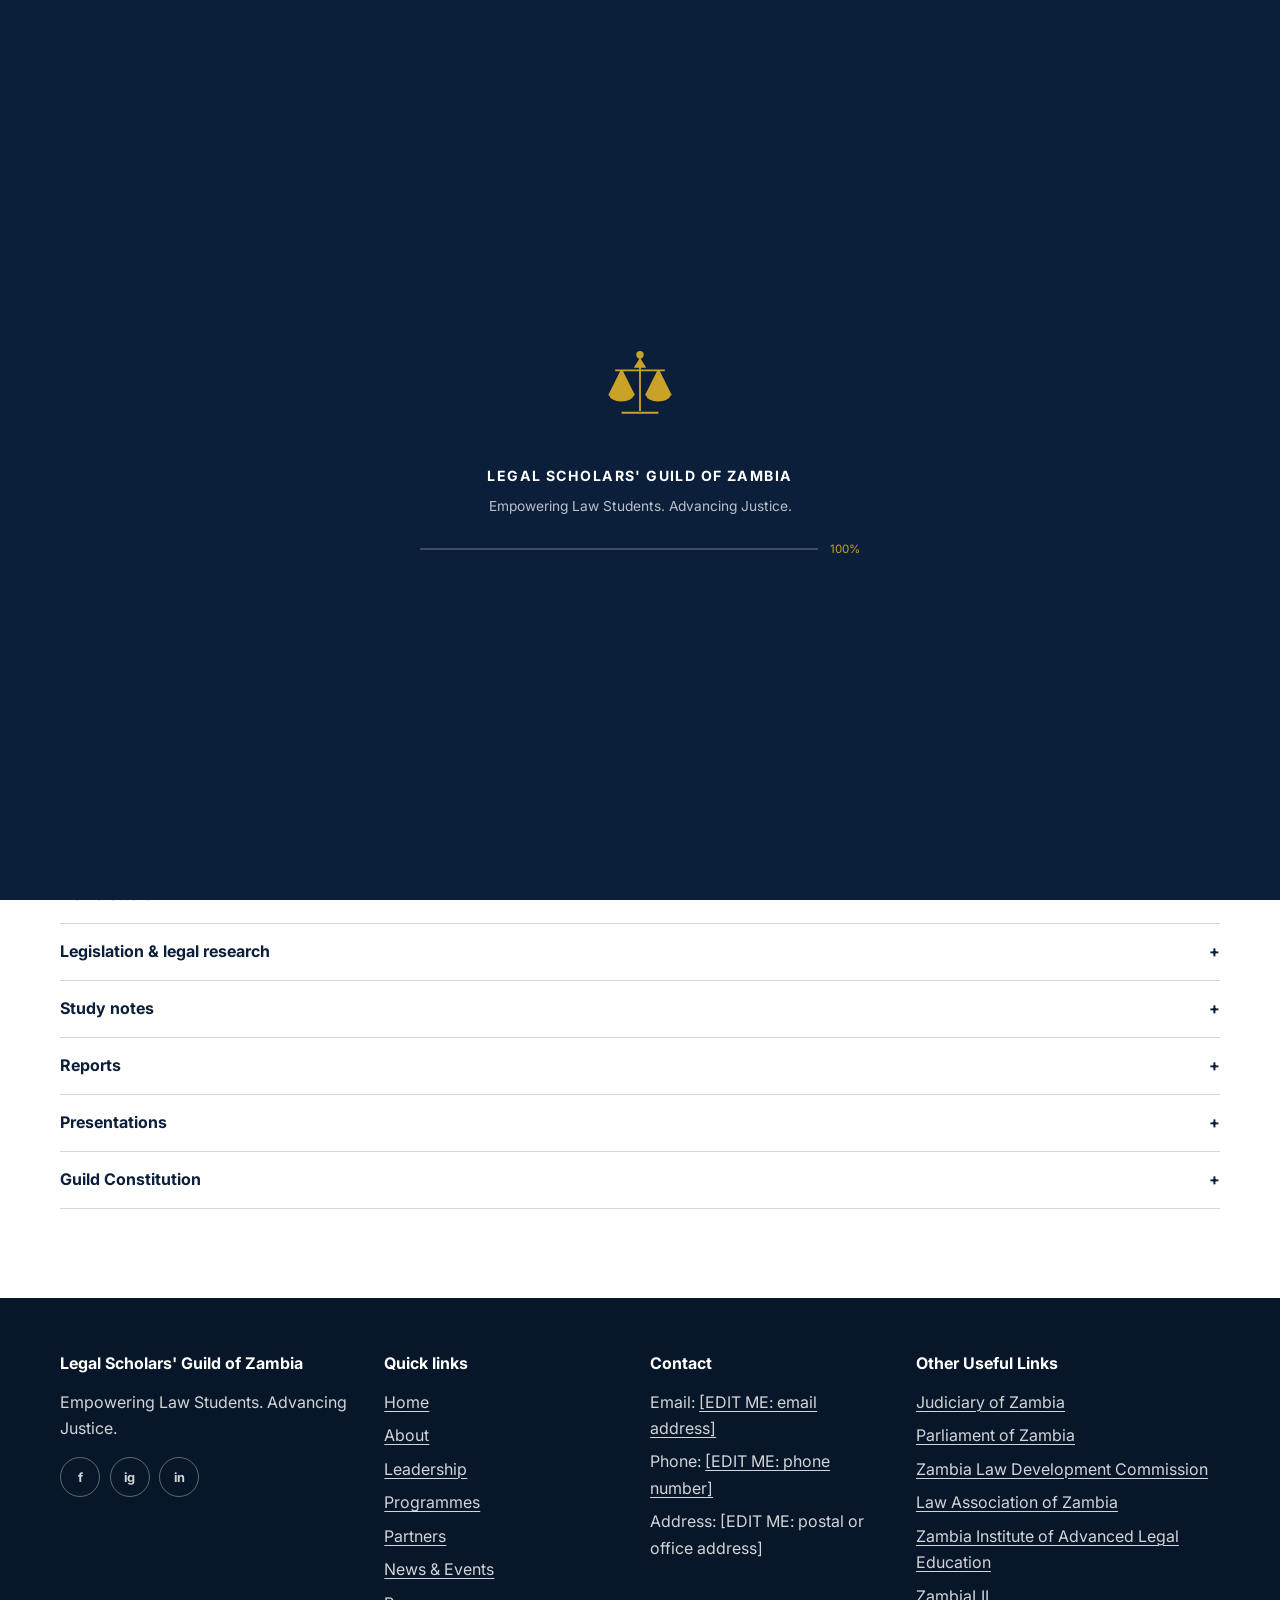
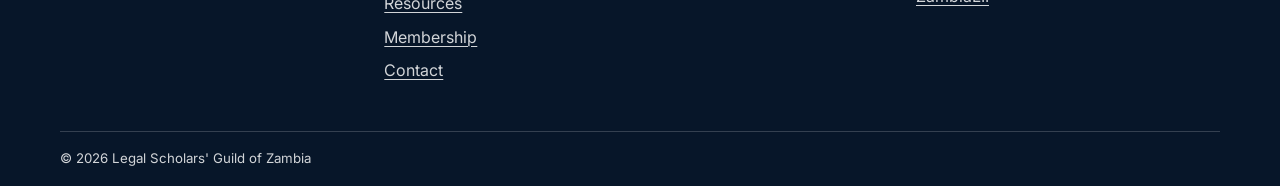
<file: legal-scholars-guild-zambia/resources.html>
<!doctype html>
<html lang="en">
<head>
  <meta charset="utf-8"><meta name="viewport" content="width=device-width, initial-scale=1">
  <title>Resources | Legal Scholars' Guild of Zambia</title><meta name="description" content="Access legal research links, Guild publications, reports, study resources and governance documents.">
  <meta property="og:title" content="Resources | LSGZ"><meta property="og:description" content="Useful legal, academic and Guild resources."><meta property="og:type" content="website"><meta property="og:image" content="images/hero/hero%206.jpg">
   <link rel="icon" href="images/logo/logo%201.jpg"><link rel="preload" as="image" href="images/logo/logo%201.jpg"><link rel="preload" as="image" href="images/hero/hero%206.jpg"><link rel="stylesheet" href="css/style.css"><link rel="stylesheet" href="css/responsive.css"><link rel="stylesheet" href="css/animations.css"><style>.site-preloader{position:fixed;z-index:1000;inset:0;display:grid;place-items:center;overflow:hidden;background:#0B1F3A;color:#fff}.site-preloader[hidden]{display:none}.preloader-panel{position:absolute;inset:0 0 50%;background:#0B1F3A}.preloader-panel.panel-bottom{inset:50% 0 0}.preloader-content{position:relative;z-index:1;width:min(440px,calc(100% - 3rem));text-align:center}</style><script src="js/preloader.js" defer></script><script src="js/main.js" defer></script><script src="js/animations.js" defer></script>
</head>
<body><a class="skip-link" href="#main-content">Skip to content</a><div class="site-preloader" id="site-preloader" aria-hidden="true"><div class="preloader-panel panel-top"></div><div class="preloader-panel panel-bottom"></div><div class="preloader-content"><svg class="preloader-mark" viewBox="0 0 100 100" aria-hidden="true"><path d="M50 12v64M30 78h40M23 32h54M50 20l-5 8h10zM30 32 17 58h26L30 32zm40 0L57 58h26L70 32zM17 58c2 9 22 9 26 0m14 0c2 9 22 9 26 0"/><circle cx="50" cy="15" r="3"/></svg><p class="preloader-title"></p><p class="preloader-tagline">Empowering Law Students. Advancing Justice.</p><div class="preloader-meter"><span class="preloader-track"><span class="preloader-fill"></span></span><span class="preloader-percent">0%</span></div></div></div><div class="page-curtain" aria-hidden="true"></div><div id="site-header"></div>
<main id="main-content">
  <section class="page-hero hero-resources"><div class="container"><p class="eyebrow">Resources</p><h1>Useful material for legal scholars</h1><p>Find research links, Guild publications and learning resources in one place.</p></div></section>
  <section class="section section-white"><div class="container"><div class="section-heading"><p class="eyebrow">Resource library</p><h2>Browse by collection</h2><p>Collections will grow as approved materials are made available.</p></div>
    <div class="accordion">
      <details class="accordion-item"><summary class="accordion-trigger">Newsletters <span aria-hidden="true">+</span></summary><div class="accordion-panel"><p>Guild newsletters: <strong>[EDIT ME: add approved issues and dates.]</strong></p></div></details>
      <details class="accordion-item"><summary class="accordion-trigger">Legislation &amp; legal research <span aria-hidden="true">+</span></summary><div class="accordion-panel"><ul class="text-list"><li><a href="https://zambialii.org/" target="_blank" rel="noopener noreferrer">ZambiaLII</a> - access Zambian legal information.</li><li><a href="https://www.zambialii.org/akn/zm/act/" target="_blank" rel="noopener noreferrer">Laws of Zambia on ZambiaLII</a> - confirm current legislation on the source.</li></ul></div></details>
      <details class="accordion-item"><summary class="accordion-trigger">Study notes <span aria-hidden="true">+</span></summary><div class="accordion-panel"><p>Student-contributed notes: <strong>[EDIT ME: add approved resources and usage guidance.]</strong></p></div></details>
      <details class="accordion-item"><summary class="accordion-trigger">Reports <span aria-hidden="true">+</span></summary><div class="accordion-panel"><p>Programme and annual reports: <strong>[EDIT ME: upload approved reports.]</strong></p></div></details>
      <details class="accordion-item"><summary class="accordion-trigger">Presentations <span aria-hidden="true">+</span></summary><div class="accordion-panel"><p>Slides from Guild workshops and webinars: <strong>[EDIT ME: add approved presentations.]</strong></p></div></details>
      <details class="accordion-item"><summary class="accordion-trigger">Guild Constitution <span aria-hidden="true">+</span></summary><div class="accordion-panel"><p>Current governing document: <strong>[EDIT ME: add the ratified constitution and effective date.]</strong></p></div></details>
    </div>
  </div></section>
</main><div id="site-footer"></div></body></html>
</file>
<file: legal-scholars-guild-zambia/css/style.css>
/* Shared visual system for the Legal Scholars' Guild of Zambia. */
@import url('https://fonts.googleapis.com/css2?family=Inter:wght@400;500;600;700&family=Playfair+Display:wght@600;700&display=swap');

:root {
  --navy: #0B1F3A;
  --gold: #C9A227;
  --off-white: #F7F5F0;
  --charcoal: #222222;
  --muted: #5D6671;
  --white: #FFFFFF;
  --line: #D9D7D1;
  --green: #198754;
  --red: #C73532;
  --black: #171717;
  --orange: #E68127;
  --content: 1160px;
  --shadow: 0 16px 38px rgba(11, 31, 58, .12);
}

*, *::before, *::after { box-sizing: border-box; }
html { scroll-behavior: smooth; scroll-padding-top: 6rem; }
body {
  margin: 0;
  color: var(--charcoal);
  background: var(--off-white);
  font: 400 1rem/1.65 'Inter', sans-serif;
}
img { display: block; max-width: 100%; }
a { color: inherit; text-decoration-thickness: .08em; text-underline-offset: .2em; }
button, input, select, textarea { font: inherit; }
button, a, input, select, textarea { -webkit-tap-highlight-color: transparent; }
:focus-visible { outline: 3px solid var(--orange); outline-offset: 3px; }
.skip-link { position: fixed; z-index: 9999; top: .5rem; left: .5rem; transform: translateY(-160%); padding: .75rem 1rem; color: var(--white); background: var(--navy); }
.skip-link:focus { transform: translateY(0); }
.container { width: min(var(--content), calc(100% - 2.5rem)); margin-inline: auto; }
.site-header { position: sticky; z-index: 100; top: 0; color: var(--white); background: var(--navy); box-shadow: 0 4px 18px rgba(0,0,0,.12); }
.header-inner { display: flex; min-height: 78px; align-items: center; justify-content: space-between; gap: 1.5rem; }
.brand { display: inline-flex; min-width: 0; align-items: center; gap: .75rem; color: var(--white); text-decoration: none; }
.brand img { width: 49px; height: 49px; object-fit: cover; border-radius: 50%; background: var(--white); }
.brand-name { max-width: 225px; font-size: .86rem; font-weight: 700; line-height: 1.25; }
.brand-name small { display: block; margin-top: .2rem; color: #E5C65E; font-size: .68rem; font-weight: 500; }
.menu-toggle { display: grid; width: 44px; height: 44px; place-content: center; gap: 5px; border: 1px solid rgba(255,255,255,.4); border-radius: 3px; color: var(--white); background: transparent; cursor: pointer; }
.menu-toggle span { display: block; width: 20px; height: 2px; background: currentColor; }
.primary-nav { display: none; position: absolute; top: 100%; right: 0; left: 0; padding: 1rem 1.25rem 1.4rem; background: var(--navy); border-top: 1px solid rgba(255,255,255,.15); }
.primary-nav.is-open { display: block; }
.primary-nav ul { display: grid; max-width: var(--content); margin: 0 auto; padding: 0; list-style: none; }
.primary-nav a { display: block; padding: .65rem .25rem; color: var(--white); font-size: .92rem; text-decoration: none; }
.primary-nav a:hover, .primary-nav a[aria-current="page"] { color: #E5C65E; }
.page-hero { position: relative; overflow: hidden; padding: clamp(4rem, 9vw, 7.5rem) 0; color: var(--white); background: var(--navy); }
.page-hero::after { position: absolute; right: 4%; bottom: -7rem; width: 19rem; height: 19rem; border: 1px solid rgba(201,162,39,.33); border-radius: 50%; content: ''; box-shadow: 0 0 0 34px rgba(201,162,39,.045), 0 0 0 68px rgba(201,162,39,.035); }
.page-hero .container { position: relative; z-index: 1; }
.eyebrow { margin: 0 0 .85rem; color: var(--gold); font-size: .75rem; font-weight: 700; letter-spacing: .12em; text-transform: uppercase; }
h1, h2, h3, h4 { margin: 0 0 1rem; color: var(--navy); font-family: 'Playfair Display', Georgia, serif; line-height: 1.15; }
h1 { max-width: 850px; color: var(--white); font-size: clamp(2.5rem, 7vw, 5rem); }
h2 { font-size: clamp(1.9rem, 4vw, 3rem); }
h3 { font-size: 1.35rem; }
.page-hero p:not(.eyebrow) { max-width: 680px; color: rgba(255,255,255,.83); font-size: 1.08rem; }
.section { padding: clamp(3.5rem, 7vw, 6rem) 0; }
.section-white { background: var(--white); }
.section-heading { max-width: 740px; margin-bottom: 2rem; }
.section-heading p { color: var(--muted); }
.flag-rule { display: flex; width: 78px; height: 5px; margin: 1.15rem 0 1.5rem; }
.flag-rule span:nth-child(1) { width: 28%; background: var(--green); }
.flag-rule span:nth-child(2) { width: 22%; background: var(--red); }
.flag-rule span:nth-child(3) { width: 28%; background: var(--black); }
.flag-rule span:nth-child(4) { width: 22%; background: var(--orange); }
.button-row { display: flex; flex-wrap: wrap; gap: .8rem; margin-top: 1.5rem; }
.button { display: inline-flex; min-height: 46px; align-items: center; justify-content: center; padding: .7rem 1.1rem; border: 1px solid var(--gold); border-radius: 2px; color: var(--navy); background: var(--gold); font-weight: 700; text-decoration: none; cursor: pointer; transition: background .2s ease, color .2s ease, transform .2s ease; }
.button:hover { transform: translateY(-2px); background: #E0BE52; }
.button-outline { border-color: rgba(255,255,255,.7); color: var(--white); background: transparent; }
.button-outline:hover { color: var(--navy); background: var(--white); }
.button-dark { border-color: var(--navy); color: var(--white); background: var(--navy); }
.grid { display: grid; gap: 1.15rem; }
.grid-2, .grid-3, .grid-4 { grid-template-columns: 1fr; }
.content-card { padding: 1.35rem; border: 1px solid var(--line); background: var(--white); }
.content-card p { margin: .4rem 0 0; color: var(--muted); }
.card-mark { display: grid; width: 42px; height: 42px; margin-bottom: 1rem; place-items: center; border: 1px solid var(--gold); color: var(--navy); font-weight: 700; }
.link-arrow { display: inline-block; margin-top: .9rem; color: var(--navy); font-weight: 700; }
.split { display: grid; gap: 2rem; align-items: center; }
.image-frame { min-height: 260px; overflow: hidden; background: #E6E3DC; }
.image-frame img { width: 100%; height: 100%; min-height: 260px; object-fit: cover; }
.hero-home { padding: clamp(4rem, 10vw, 8rem) 0; background: linear-gradient(90deg, rgba(11,31,58,.93), rgba(11,31,58,.69)), url('../images/hero/hero%201.jpg') center 40%/cover, var(--navy); }
.hero-about { background: linear-gradient(90deg, rgba(11,31,58,.93), rgba(11,31,58,.69)), url('../images/hero/hero%202.jpg') center 40%/cover, var(--navy); }
.hero-programmes { background: linear-gradient(90deg, rgba(11,31,58,.93), rgba(11,31,58,.69)), url('../images/hero/hero%203.jpg') center 40%/cover, var(--navy); }
.hero-membership { background: linear-gradient(90deg, rgba(11,31,58,.93), rgba(11,31,58,.69)), url('../images/hero/hero%204.jpg') center 40%/cover, var(--navy); }
.hero-contact { background: linear-gradient(90deg, rgba(11,31,58,.93), rgba(11,31,58,.69)), url('../images/hero/hero%205.jpg') center 40%/cover, var(--navy); }
.hero-resources { background: linear-gradient(90deg, rgba(11,31,58,.93), rgba(11,31,58,.69)), url('../images/hero/hero%206.jpg') center 40%/cover, var(--navy); }
.hero-events { background: linear-gradient(90deg, rgba(11,31,58,.93), rgba(11,31,58,.69)), url('../images/hero/hero%2010.jpg') center 40%/cover, var(--navy); }
.hero-partners { background: linear-gradient(90deg, rgba(11,31,58,.93), rgba(11,31,58,.69)), url('../images/hero/hero%209.jpg') center 40%/cover, var(--navy); }
.hero-leadership { background: linear-gradient(90deg, rgba(11,31,58,.93), rgba(11,31,58,.69)), url('../images/hero/hero%208.jpg') center 40%/cover, var(--navy); }
.hero-home h1 { max-width: 770px; }
.home-executive-grid .leader-card-president { grid-column: 1 / -1; }
.leader-card-president .leader-photo { min-height: 270px; }
.leader-card-president .leader-body { padding: clamp(1.5rem, 4vw, 3rem); }
.leader-card-president .leader-body h3 { font-size: 1.8rem; }
.home-president-label { margin: 0 0 .65rem; color: var(--gold); font-size: .75rem; font-weight: 700; letter-spacing: .12em; text-transform: uppercase; }
.tabs { display: flex; flex-wrap: wrap; gap: .4rem; margin: 1.5rem 0; border-bottom: 1px solid var(--line); }
.leadership-tabs { position: sticky; z-index: 20; top: 78px; padding: .5rem 0; background: var(--off-white); }
.tab-button, .filter-button { padding: .65rem .9rem; border: 0; border-bottom: 3px solid transparent; color: var(--muted); background: transparent; font-weight: 700; cursor: pointer; }
.tab-button[aria-selected="true"], .filter-button[aria-pressed="true"] { border-color: var(--gold); color: var(--navy); }
.tab-panel { max-width: 820px; }
.tab-panel[hidden] { display: none; }
.leader-card { overflow: hidden; border: 1px solid var(--line); background: var(--white); }
.leader-photo { display: grid; height: 230px; place-items: center; color: var(--navy); background: #E8E5DD; font-family: 'Playfair Display', Georgia, serif; font-size: 3rem; }
.leader-photo img { width: 100%; height: 100%; object-fit: cover; }
.leader-body { padding: 1.15rem; }
.leader-body h3 { margin-bottom: .35rem; }
.leader-body p { margin: .3rem 0; color: var(--muted); }
.badge { display: inline-block; padding: .25rem .55rem; border-left: 3px solid var(--gold); color: var(--navy); background: #F1EEE5; font-size: .73rem; font-weight: 700; }
.stat-grid { display: grid; grid-template-columns: repeat(2, 1fr); gap: 1px; border: 1px solid rgba(255,255,255,.2); background: rgba(255,255,255,.2); }
.stat { padding: 1.4rem .8rem; text-align: center; color: var(--white); background: var(--navy); }
.stat strong { display: block; color: var(--gold); font-family: 'Playfair Display', Georgia, serif; font-size: 2.3rem; }
.stat span { font-size: .86rem; }
.news-date { color: var(--muted); font-size: .83rem; font-weight: 600; }
.logo-strip { display: grid; grid-template-columns: repeat(2, 1fr); gap: 1rem; align-items: center; }
.logo-item { display: grid; min-height: 100px; padding: 1rem; place-items: center; border: 1px solid var(--line); background: var(--white); text-align: center; }
.logo-item img { max-width: 100%; max-height: 58px; object-fit: contain; }
.cta-band { padding: 3.5rem 0; color: var(--white); background: var(--navy); }
.cta-band h2 { color: var(--white); }
.cta-band p { max-width: 620px; color: rgba(255,255,255,.8); }
.site-footer { padding: 3.5rem 0 1rem; color: rgba(255,255,255,.82); background: #071629; }
.footer-grid { display: grid; gap: 2rem; }
.site-footer h2, .site-footer h3 { color: var(--white); font-family: 'Inter', sans-serif; font-size: 1rem; }
.site-footer ul { margin: 0; padding: 0; list-style: none; }
.site-footer li { margin: .45rem 0; }
.site-footer a { color: inherit; }
.footer-social { display: flex; gap: .6rem; }
.social-link { display: grid; width: 40px; height: 40px; place-items: center; border: 1px solid rgba(255,255,255,.35); border-radius: 50%; color: var(--white); text-decoration: none; font-size: .8rem; font-weight: 700; }
.footer-bottom { margin-top: 2.5rem; padding-top: 1rem; border-top: 1px solid rgba(255,255,255,.18); font-size: .83rem; }
.toolbar { display: flex; flex-wrap: wrap; align-items: center; gap: .8rem; margin: 1.5rem 0; }
.search-input, .form-field input, .form-field select, .form-field textarea { width: 100%; min-height: 46px; padding: .7rem .8rem; border: 1px solid #A9A9A3; border-radius: 2px; color: var(--charcoal); background: var(--white); }
.search-input { max-width: 390px; }
.filter-group { display: flex; flex-wrap: wrap; gap: .25rem; }
.record-number { color: var(--gold); font-family: 'Playfair Display', Georgia, serif; font-size: 1.7rem; }
.record-card { position: relative; }
.record-card .leader-photo { height: 200px; }
.modal-backdrop { position: fixed; z-index: 200; inset: 0; display: grid; padding: 1rem; place-items: center; background: rgba(0,0,0,.68); }
.modal-backdrop[hidden] { display: none; }
.modal { position: relative; width: min(620px, 100%); max-height: 88vh; overflow: auto; padding: 2rem; background: var(--off-white); box-shadow: var(--shadow); }
.modal-close { position: absolute; top: .6rem; right: .6rem; width: 42px; height: 42px; border: 0; color: var(--navy); background: transparent; font-size: 1.7rem; cursor: pointer; }
.modal p { color: var(--muted); }
.form-grid { display: grid; gap: 1rem; }
.form-field { display: grid; gap: .35rem; }
.form-field label { color: var(--navy); font-size: .9rem; font-weight: 700; }
.form-field textarea { min-height: 130px; resize: vertical; }
.form-message { margin-top: 1rem; padding: .85rem; border-left: 4px solid var(--green); background: #E8F3EC; }
.form-message[hidden] { display: none; }
.accordion-item { border-bottom: 1px solid var(--line); }
.accordion-trigger { display: flex; width: 100%; min-height: 56px; align-items: center; justify-content: space-between; padding: .9rem 0; border: 0; color: var(--navy); background: transparent; text-align: left; font-weight: 700; cursor: pointer; }
.accordion-panel { padding: 0 0 1rem; color: var(--muted); }
.accordion-panel[hidden] { display: none; }
.timeline { display: grid; gap: 1rem; }
.event-date { display: inline-grid; min-width: 70px; min-height: 70px; margin-bottom: .8rem; place-content: center; border: 1px solid var(--gold); color: var(--navy); text-align: center; font-weight: 700; }
.map-frame { width: 100%; min-height: 290px; border: 0; background: #E5E3DE; }
.back-to-top { position: fixed; z-index: 90; right: 1rem; bottom: 1rem; display: grid; width: 46px; height: 46px; place-items: center; border: 0; color: var(--white); background: var(--gold); font-size: 1.25rem; cursor: pointer; opacity: 0; pointer-events: none; transition: opacity .2s ease; }
.back-to-top.is-visible { opacity: 1; pointer-events: auto; }
.reveal { opacity: 0; transform: translateY(16px); transition: opacity .55s ease, transform .55s ease; }
.reveal.is-visible { opacity: 1; transform: none; }
.empty-state, .error-state { grid-column: 1/-1; padding: 2rem; border: 1px dashed var(--line); color: var(--muted); background: var(--white); text-align: center; }
.partner-card .logo-fallback { display: grid; height: 120px; place-items: center; color: var(--navy); background: #E8E5DD; font-family: 'Playfair Display', Georgia, serif; font-size: 2rem; }
.partner-card .logo-fallback img { width: 100%; height: 100%; object-fit: contain; }
.inline-note { color: var(--muted); font-size: .84rem; }
.text-list { padding-left: 1.2rem; }
.text-list li { margin: .4rem 0; }
.visually-hidden { position: absolute; width: 1px; height: 1px; overflow: hidden; clip: rect(0,0,0,0); white-space: nowrap; clip-path: inset(50%); }
@media (prefers-reduced-motion: reduce) { *, *::before, *::after { scroll-behavior: auto !important; animation-duration: .01ms !important; transition-duration: .01ms !important; } .reveal { opacity: 1; transform: none; } }
</file>
<file: legal-scholars-guild-zambia/css/responsive.css>
/* Mobile-first layout adjustments at the requested breakpoints. */
@media (min-width: 480px) {
  .grid-2, .grid-3, .grid-4 { grid-template-columns: repeat(2, minmax(0, 1fr)); }
  .logo-strip { grid-template-columns: repeat(3, 1fr); }
  .stat-grid { grid-template-columns: repeat(4, 1fr); }
  .form-grid.two-col { grid-template-columns: repeat(2, minmax(0, 1fr)); }
}

@media (min-width: 768px) {
  .grid-3 { grid-template-columns: repeat(3, minmax(0, 1fr)); }
  .footer-grid { grid-template-columns: 1.3fr 1fr 1fr; }
  .split { grid-template-columns: 1fr 1fr; gap: 3rem; }
  .timeline { grid-template-columns: repeat(2, minmax(0, 1fr)); }
  .logo-strip { grid-template-columns: repeat(4, 1fr); }
}

@media (min-width: 1024px) {
  .menu-toggle { display: none; }
  .primary-nav { display: block; position: static; padding: 0; border: 0; background: transparent; }
  .primary-nav ul { display: flex; flex-wrap: wrap; align-items: center; justify-content: flex-end; gap: .1rem .75rem; }
  .primary-nav a { padding: .5rem .05rem; font-size: .76rem; }
  .grid-4 { grid-template-columns: repeat(4, minmax(0, 1fr)); }
  .footer-grid { grid-template-columns: 1.25fr 1fr 1fr 1.3fr; }
  .timeline { grid-template-columns: repeat(3, minmax(0, 1fr)); }
  .container { width: min(var(--content), calc(100% - 4rem)); }
}
</file>
<file: legal-scholars-guild-zambia/css/animations.css>
/*
  Central motion controls. Tune these variables to make the entire site quieter
  or more energetic without hunting through individual page styles.
*/
:root {
  --anim-speed: 700ms;
  --anim-fast: 260ms;
  --anim-slow: 1200ms;
  --anim-ease: cubic-bezier(.22, .72, .18, 1);
  --anim-gold: #C9A227;
  --anim-navy: #0B1F3A;
  --anim-green: #198754;
  --anim-glass: rgba(11, 31, 58, .86);
}

/* Thin page progress bar. Width changes only, so it remains inexpensive. */
.scroll-progress-track { position: fixed; z-index: 300; inset: 0 0 auto; height: 3px; background: transparent; pointer-events: none; }
.scroll-progress-bar { width: 0; height: 100%; background: var(--anim-gold); transform-origin: left center; }

/* The hero keeps its atmosphere in CSS rather than requiring extra image assets. */
.hero-home { isolation: isolate; overflow: hidden; }
.hero-home::before { position: absolute; z-index: -1; inset: -18%; background: radial-gradient(ellipse at 18% 68%, rgba(201,162,39,.2), transparent 34%), radial-gradient(ellipse at 78% 24%, rgba(25,135,84,.18), transparent 33%), linear-gradient(128deg, rgba(11,31,58,.15), rgba(11,31,58,.45)); content: ''; transform: translate3d(var(--parallax-x, 0), var(--parallax-y, 0), 0); transition: transform 160ms ease-out; animation: hero-drift 18s ease-in-out infinite alternate; }
.hero-home::after { border-color: rgba(201,162,39,.26); transform: translate3d(var(--parallax-x, 0), var(--parallax-y, 0), 0); }
.hero-scroll-cue { display: inline-flex; align-items: center; gap: .75rem; margin-top: 2.2rem; color: rgba(255,255,255,.82); font-size: .75rem; text-decoration: none; }
.hero-scroll-cue span { position: relative; display: block; width: 18px; height: 29px; border: 1px solid rgba(255,255,255,.65); border-radius: 12px; }
.hero-scroll-cue span::after { position: absolute; top: 5px; left: 7px; width: 2px; height: 5px; background: var(--anim-gold); content: ''; animation: scroll-cue 1.2s ease-in-out infinite; }
@keyframes scroll-cue { 60%, 100% { opacity: 0; transform: translateY(9px); } }
@keyframes hero-drift { from { background-position: 0 0, 100% 0, 0 0; } to { background-position: 8% 12%, 92% 8%, 0 0; } }

/* Word wrappers reveal headings without changing their text or reading order. */
.word-mask { display: inline-block; overflow: hidden; vertical-align: bottom; padding-bottom: .08em; }
.word-mask > span { display: inline-block; transform: translateY(115%); opacity: 0; transition: transform 850ms var(--anim-ease), opacity 650ms ease; transition-delay: calc(var(--word-index, 0) * 70ms); }
.is-visible .word-mask > span, .hero-home .word-mask > span { transform: translateY(0); opacity: 1; }
.hero-home .word-mask > span { transition-delay: calc(var(--word-index, 0) * 100ms + 150ms); }

/* Reusable scroll reveals. Add data-animate="left|right|scale" to any element. */
[data-animate] { opacity: 0; transition: opacity var(--anim-speed) ease, transform var(--anim-speed) var(--anim-ease); }
[data-animate="up"] { transform: translate3d(0, 28px, 0); }
[data-animate="left"] { transform: translate3d(-32px, 0, 0); }
[data-animate="right"] { transform: translate3d(32px, 0, 0); }
[data-animate="scale"] { transform: scale(.94); }
[data-animate].is-visible { opacity: 1; transform: none; }
[data-stagger] > * { opacity: 0; transform: translateY(18px); transition: opacity 600ms ease, transform 700ms var(--anim-ease); transition-delay: calc(var(--stagger-index, 0) * 90ms); }
[data-stagger].is-visible > * { opacity: 1; transform: none; }
.section-heading h2::after { display: block; width: 0; height: 2px; margin-top: .65rem; background: var(--anim-gold); content: ''; transition: width 900ms var(--anim-ease); }
.section-heading.is-visible h2::after { width: 76px; }

/* Sticky header state is applied by animations.js after the page scrolls. */
.site-header { transition: background var(--anim-fast) ease, box-shadow var(--anim-fast) ease, transform var(--anim-fast) ease; }
.site-header.is-scrolled { background: var(--anim-glass); box-shadow: 0 8px 26px rgba(0,0,0,.2); backdrop-filter: blur(14px); }
.site-header.is-compact .header-inner { min-height: 64px; }
.site-header.is-hidden { transform: translateY(-105%); }
.menu-toggle span { transition: transform var(--anim-fast) ease, opacity var(--anim-fast) ease; }
.menu-toggle.is-open span:first-child { transform: translateY(7px) rotate(45deg); }
.menu-toggle.is-open span:nth-child(2) { opacity: 0; }
.menu-toggle.is-open span:last-child { transform: translateY(-7px) rotate(-45deg); }
.primary-nav.is-open a { animation: nav-arrive 380ms var(--anim-ease) both; animation-delay: calc(var(--nav-index, 0) * 45ms); }
@keyframes nav-arrive { from { opacity: 0; transform: translateY(8px); } to { opacity: 1; transform: none; } }

/* Page-change curtain and button sheen/ripple are decorative and pointer-safe. */
.page-curtain { position: fixed; z-index: 500; inset: 0; background: var(--anim-gold); transform: scaleY(0); transform-origin: bottom; pointer-events: none; }
.page-curtain.is-active { animation: curtain-cover 540ms var(--anim-ease) forwards; }
@keyframes curtain-cover { 0% { transform: scaleY(0); transform-origin: bottom; } 48% { transform: scaleY(1); transform-origin: bottom; } 52% { transform: scaleY(1); transform-origin: top; } 100% { transform: scaleY(0); transform-origin: top; } }
.button, .filter-button { position: relative; overflow: hidden; }
.button::after { position: absolute; inset: -60% auto -60% -35%; width: 24%; background: rgba(255,255,255,.42); content: ''; transform: skewX(-20deg) translateX(-220%); transition: transform 650ms ease; pointer-events: none; }
.button:hover::after, .button:focus-visible::after { transform: skewX(-20deg) translateX(700%); }
.ripple-dot { position: absolute; width: 8px; height: 8px; border-radius: 50%; background: rgba(255,255,255,.52); transform: scale(0); animation: ripple-out 600ms ease-out forwards; pointer-events: none; }
@keyframes ripple-out { to { opacity: 0; transform: scale(18); } }
a:not(.button):not(.brand):not(.social-link) { background-image: linear-gradient(var(--anim-gold), var(--anim-gold)); background-repeat: no-repeat; background-position: 0 100%; background-size: 0 1px; transition: background-size var(--anim-fast) ease; }
a:not(.button):not(.brand):not(.social-link):hover { background-size: 100% 1px; }

/* Interactive cards use transform and opacity; perspective is only enabled on hover. */
.leader-card, .content-card, .partner-card { transition: transform var(--anim-fast) var(--anim-ease), box-shadow var(--anim-fast) ease, border-color var(--anim-fast) ease; }
.leader-card:hover, .content-card:hover, .partner-card:hover { border-color: rgba(201,162,39,.8); box-shadow: 0 18px 42px rgba(11,31,58,.15), 0 0 0 1px rgba(201,162,39,.12); }
.leader-photo img, .leadership-photo-button img { filter: saturate(.72); transition: filter 500ms ease, transform 700ms var(--anim-ease); }
.leader-card:hover .leader-photo img, .leadership-card:hover .leadership-photo-button img { filter: saturate(1); transform: scale(1.045); }
.back-to-top { overflow: visible; }
.back-to-top::before { position: absolute; inset: -4px; border: 2px solid transparent; border-top-color: var(--anim-gold); border-right-color: var(--anim-gold); border-radius: 50%; content: ''; transform: rotate(var(--scroll-ring, 0deg)); }

/* Gold-first-on-black custom cursor is desktop-only and hidden from assistive tech. */
.cursor-follower { position: fixed; z-index: 600; top: 0; left: 0; width: 22px; height: 22px; border: 1px solid var(--anim-gold); border-radius: 50%; opacity: 0; pointer-events: none; transform: translate(-50%, -50%); transition: width 180ms ease, height 180ms ease, opacity 180ms ease, background 180ms ease; }
.cursor-follower.is-ready { opacity: .7; }
.cursor-follower.is-hovering { width: 42px; height: 42px; background: rgba(201,162,39,.12); }

/* Preloader curtain panels and SVG draw animation. */
.site-preloader { position: fixed; z-index: 1000; inset: 0; display: grid; place-items: center; overflow: hidden; color: #fff; background: var(--anim-navy); }
.site-preloader[hidden] { display: none; }
.preloader-panel { position: absolute; z-index: 0; inset: 0 0 50%; background: var(--anim-navy); transition: transform 700ms var(--anim-ease); }
.preloader-panel.panel-bottom { inset: 50% 0 0; }
.site-preloader.is-leaving .panel-top { transform: translateY(-105%); }
.site-preloader.is-leaving .panel-bottom { transform: translateY(105%); }
.site-preloader.is-fade-out { opacity: 0; transition: opacity 180ms ease; }
.preloader-content { position: relative; z-index: 1; width: min(440px, calc(100% - 3rem)); text-align: center; transition: opacity 260ms ease, transform 500ms var(--anim-ease); }
.site-preloader.is-leaving .preloader-content { opacity: 0; transform: scale(.96); }
.preloader-mark { width: 92px; height: 92px; margin: 0 auto 1.5rem; overflow: visible; }
.preloader-mark path, .preloader-mark line, .preloader-mark circle { fill: transparent; stroke: var(--anim-gold); stroke-width: 2; stroke-dasharray: 380; stroke-dashoffset: 380; animation: mark-draw 1300ms var(--anim-ease) forwards, mark-fill 450ms ease 1050ms forwards; }
@keyframes mark-draw { to { stroke-dashoffset: 0; } }
@keyframes mark-fill { to { fill: var(--anim-gold); } }
.preloader-title { min-height: 1.5em; margin: 0; color: #fff; font: 700 .88rem/1.5 Inter, sans-serif; letter-spacing: .1em; }
.preloader-title span { display: inline-block; opacity: 0; animation: letter-in 250ms ease forwards; animation-delay: calc(var(--letter-index, 0) * 22ms); }
@keyframes letter-in { to { opacity: 1; } }
.preloader-tagline { margin: .55rem 0 1.4rem; color: rgba(255,255,255,.72); font-size: .86rem; opacity: 0; transform: translateY(8px); animation: tagline-in 500ms ease 900ms forwards; }
@keyframes tagline-in { to { opacity: 1; transform: none; } }
.preloader-meter { display: flex; align-items: center; gap: .75rem; color: var(--anim-gold); font-size: .72rem; }
.preloader-track { flex: 1; height: 2px; background: rgba(255,255,255,.2); }
.preloader-fill { width: 0; height: 100%; background: var(--anim-gold); transition: width 180ms linear; }

/* Partner mark rows scroll in opposite directions and pause when hovered. */
.partner-marquee { overflow: hidden; mask-image: linear-gradient(90deg, transparent, #000 8%, #000 92%, transparent); }
.partner-marquee-track { display: flex; width: max-content; gap: 1rem; animation: marquee-left 38s linear infinite; }
.partner-marquee-track.reverse { animation-name: marquee-right; animation-duration: 44s; }
.partner-marquee:hover .partner-marquee-track { animation-play-state: paused; }
@keyframes marquee-left { to { transform: translateX(-50%); } }
@keyframes marquee-right { from { transform: translateX(-50%); } to { transform: translateX(0); } }
.partner-marquee-item { display: grid; width: 190px; min-height: 92px; padding: 1rem; place-items: center; border: 1px solid var(--line); background: var(--white); }
.partner-marquee-item img { max-width: 100%; max-height: 56px; object-fit: contain; }

/* Leadership hall timeline, grid, image skeleton and biography/lightbox transitions. */
.hall-intro { position: relative; overflow: hidden; color: #fff; background: var(--navy); }
.hall-intro::before { position: absolute; inset: 0; background: radial-gradient(ellipse at 80% 10%, rgba(201,162,39,.18), transparent 50%); content: ''; animation: hall-glow 8s ease-in-out infinite alternate; }
@keyframes hall-glow { to { opacity: .5; transform: scale(1.08); } }
.hall-intro .container { position: relative; }
.leadership-controls { display: flex; flex-wrap: wrap; align-items: center; justify-content: space-between; gap: .75rem; }
.view-toggle { display: inline-flex; gap: .25rem; padding: .25rem; border: 1px solid var(--line); background: var(--white); }
.view-toggle button { padding: .55rem .85rem; border: 0; color: var(--muted); background: transparent; cursor: pointer; }
.view-toggle button[aria-pressed="true"] { color: var(--navy); background: #EEE7D2; box-shadow: inset 0 -2px var(--anim-gold); }
.hall-tabs { display: flex; gap: 1.5rem; overflow-x: auto; border-bottom: 1px solid var(--line); }
.hall-tab { position: relative; flex: 0 0 auto; padding: .9rem .2rem; border: 0; color: var(--muted); background: transparent; font-weight: 700; cursor: pointer; }
.hall-tab[aria-selected="true"] { color: var(--navy); }
.hall-tab::after { position: absolute; right: 0; bottom: -1px; left: 0; height: 3px; background: var(--anim-gold); content: ''; transform: scaleX(0); transform-origin: left; transition: transform 350ms ease; }
.hall-tab[aria-selected="true"]::after { transform: scaleX(1); }
.hall-panel { animation: panel-fade 420ms ease both; }
.hall-panel[hidden] { display: none; }
@keyframes panel-fade { from { opacity: 0; transform: translateY(8px); } to { opacity: 1; transform: none; } }
.leadership-grid { display: grid; gap: 1.2rem; }
.leadership-grid.is-grid { grid-template-columns: repeat(auto-fit, minmax(min(100%, 290px), 1fr)); }
.leadership-grid.is-timeline { position: relative; grid-template-columns: minmax(0, 1fr); gap: 1.4rem; }
.leadership-grid.is-timeline::before { position: absolute; top: 0; bottom: 0; left: 18px; width: 2px; background: linear-gradient(var(--anim-gold) var(--timeline-progress, 0%), rgba(201,162,39,.16) var(--timeline-progress, 0%)); content: ''; }
.leadership-card { position: relative; z-index: 1; display: grid; grid-template-columns: 38px minmax(0, 1fr); gap: .75rem; opacity: 0; transform: translateX(28px); transition: opacity 650ms ease, transform 650ms var(--anim-ease); }
.executive-featured { display: block; width: auto; margin: 0; opacity: 1; transform: none; }
.executive-featured .leadership-photo-button { height: 330px; }
.leadership-card:nth-child(even) { transform: translateX(-28px); }
.leadership-card.is-visible { opacity: 1; transform: none; }
.leadership-grid.is-grid .leadership-card { grid-template-columns: 1fr; }
.number-marker { display: grid; width: 38px; height: 38px; place-items: center; border: 1px solid var(--anim-gold); border-radius: 50%; color: var(--navy); background: var(--off-white); font-size: .67rem; font-weight: 700; }
.leadership-grid.is-grid .number-marker { position: absolute; z-index: 2; top: .8rem; left: .8rem; box-shadow: 0 3px 14px rgba(0,0,0,.15); }
.leadership-card-body { overflow: hidden; border: 1px solid var(--line); background: var(--white); box-shadow: 0 12px 30px rgba(11,31,58,.08); transform-style: preserve-3d; transition: box-shadow 300ms ease, border-color 300ms ease; }
.leadership-card-body:hover { border-color: var(--anim-gold); box-shadow: 0 22px 48px rgba(11,31,58,.17), 0 0 30px rgba(201,162,39,.16); }
.leadership-photo-button { position: relative; display: block; width: 100%; height: 250px; overflow: hidden; padding: 0; border: 6px solid #fff; outline: 1px solid rgba(201,162,39,.68); background: #E8E5DD; cursor: zoom-in; }
.leadership-photo-button img { width: 100%; height: 100%; object-fit: cover; object-position: top center; }
.leadership-photo-button.is-loading::before { position: absolute; z-index: 1; inset: 0; background: linear-gradient(100deg, #E7E4DC 20%, #F8F6F0 42%, #E7E4DC 64%); background-size: 220% 100%; content: ''; animation: skeleton-shimmer 1.35s linear infinite; }
@keyframes skeleton-shimmer { to { background-position-x: -220%; } }
.leadership-photo-button.is-fallback { display: grid; place-items: center; color: var(--anim-gold); background: var(--navy); font: 700 2.4rem 'Playfair Display', Georgia, serif; }
.leadership-info { padding: 1rem 1.1rem 1.2rem; }
.leadership-card-body { background-image: radial-gradient(circle at var(--glow-x, 50%) var(--glow-y, 0%), rgba(201,162,39,.11), transparent 38%); }
.leadership-info h3 { margin-bottom: .3rem; }
.leadership-info p { margin: .35rem 0; color: var(--muted); }
.leadership-card.president-spotlight::before { position: absolute; z-index: -1; inset: -30px -20px; background: radial-gradient(ellipse, rgba(201,162,39,.2), transparent 68%); content: ''; pointer-events: none; }
.leadership-grid.is-grid .leadership-card.president-spotlight { margin-top: 0; }
.bio-backdrop, .lightbox-backdrop { position: fixed; z-index: 700; inset: 0; display: grid; padding: 1rem; place-items: center; background: rgba(4,13,25,.78); backdrop-filter: blur(0); opacity: 0; transition: opacity 260ms ease, backdrop-filter 300ms ease; }
.bio-backdrop.is-open, .lightbox-backdrop.is-open { opacity: 1; backdrop-filter: blur(8px); }
.bio-backdrop[hidden], .lightbox-backdrop[hidden] { display: none; }
.bio-dialog { position: relative; display: grid; width: min(900px, 100%); max-height: 90vh; overflow: auto; grid-template-columns: 1fr; background: var(--off-white); box-shadow: 0 30px 90px rgba(0,0,0,.35); transform: scale(.94); transition: transform 350ms var(--anim-ease); }
.bio-backdrop.is-open .bio-dialog { transform: scale(1); }
.bio-dialog-photo { min-height: 260px; background: var(--navy); }
.bio-dialog-photo img { width: 100%; height: 100%; max-height: 70vh; object-fit: cover; object-position: top; }
.bio-dialog-content { padding: 2rem; }
.bio-dialog-close, .bio-arrow, .lightbox-close { display: grid; width: 44px; height: 44px; place-items: center; border: 1px solid rgba(11,31,58,.18); color: var(--navy); background: var(--white); cursor: pointer; }
.bio-dialog-close { position: absolute; z-index: 2; top: .75rem; right: .75rem; font-size: 1.4rem; }
.bio-dialog-nav { display: flex; gap: .5rem; margin-top: 1.5rem; }
.lightbox-backdrop { z-index: 750; }
.lightbox-image { max-width: min(90vw, 1100px); max-height: 86vh; object-fit: contain; transform: scale(.9); transition: transform 450ms var(--anim-ease); }
.lightbox-backdrop.is-open .lightbox-image { transform: scale(1); }
.lightbox-close { position: absolute; top: 1rem; right: 1rem; }

/* Form motion feedback. Native validity remains the source of truth. */
.form-field input:focus, .form-field select:focus, .form-field textarea:focus { border-color: var(--anim-gold); box-shadow: 0 0 0 3px rgba(201,162,39,.18); }
.form-field:has(> input:not([type="checkbox"])) { position: relative; }
.form-field:has(> input:not([type="checkbox"])) label { position: absolute; z-index: 1; top: 13px; left: 13px; padding: 0 .2rem; color: var(--muted); background: var(--white); font-weight: 400; pointer-events: none; transition: transform 180ms ease, color 180ms ease, font-size 180ms ease; }
.form-field:has(> input:not([type="checkbox"])) input { padding-top: 1.05rem; }
.form-field:has(> input:focus) label, .form-field:has(> input:valid) label { color: var(--navy); font-size: .72rem; transform: translateY(-20px); }
.form-field.is-invalid { animation: field-shake 300ms ease; }
.form-message::before { margin-right: .55rem; color: var(--green); content: '✓'; font-weight: 700; }
@keyframes field-shake { 25% { transform: translateX(-4px); } 75% { transform: translateX(4px); } }
.form-message:not([hidden]) { animation: message-in 450ms var(--anim-ease) both; }
@keyframes message-in { from { opacity: 0; transform: translateY(10px); } to { opacity: 1; transform: none; } }

@media (min-width: 700px) {
  .leadership-grid.is-timeline::before { left: 50%; transform: translateX(-1px); }
  .leadership-grid.is-timeline .leadership-card { width: calc(50% - 2rem); margin-left: calc(50% + 2rem); grid-template-columns: 38px minmax(0, 1fr); }
  .leadership-grid.is-timeline .leadership-card:nth-child(even) { margin-left: 0; grid-template-columns: minmax(0, 1fr) 38px; transform: translateX(-28px); }
  .leadership-grid.is-timeline .leadership-card:nth-child(even).is-visible { transform: none; }
  .leadership-grid.is-timeline .leadership-card:nth-child(even) .number-marker { grid-column: 2; grid-row: 1; }
  .leadership-grid.is-timeline .leadership-card:nth-child(even) .leadership-card-body { grid-column: 1; grid-row: 1; }
  .bio-dialog { grid-template-columns: minmax(240px, .9fr) 1.1fr; }
  .bio-dialog-photo { min-height: 470px; }
}

@media (hover: hover) and (pointer: fine) and (prefers-reduced-motion: no-preference) {
  .leadership-card-body { transform: perspective(1000px) rotateX(var(--tilt-x, 0deg)) rotateY(var(--tilt-y, 0deg)); }
}

@media (prefers-reduced-motion: reduce) {
  *, *::before, *::after { scroll-behavior: auto !important; animation-duration: .01ms !important; animation-iteration-count: 1 !important; transition-duration: .01ms !important; }
  [data-animate], [data-stagger] > *, .word-mask > span, .leadership-card { opacity: 1 !important; transform: none !important; }
  .partner-marquee-track { animation: none !important; }
  .cursor-follower { display: none !important; }
}
</file>
